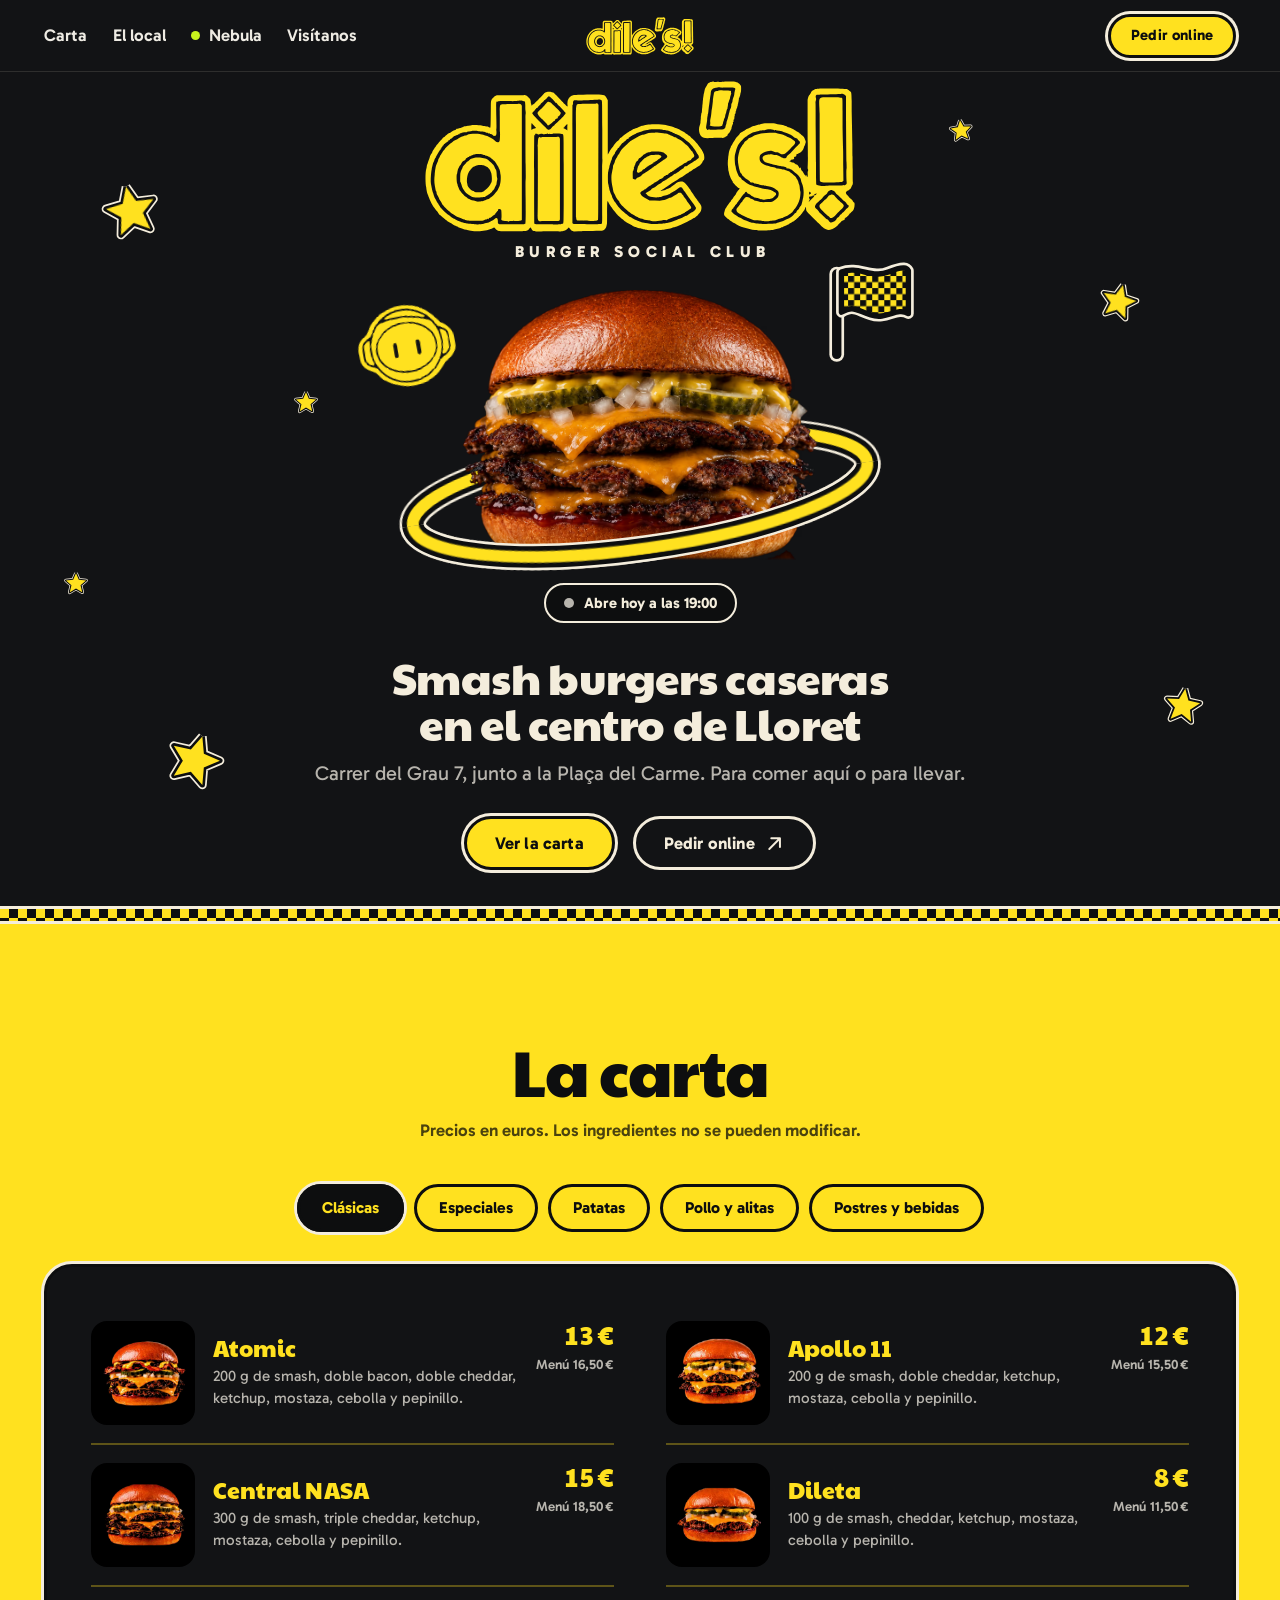
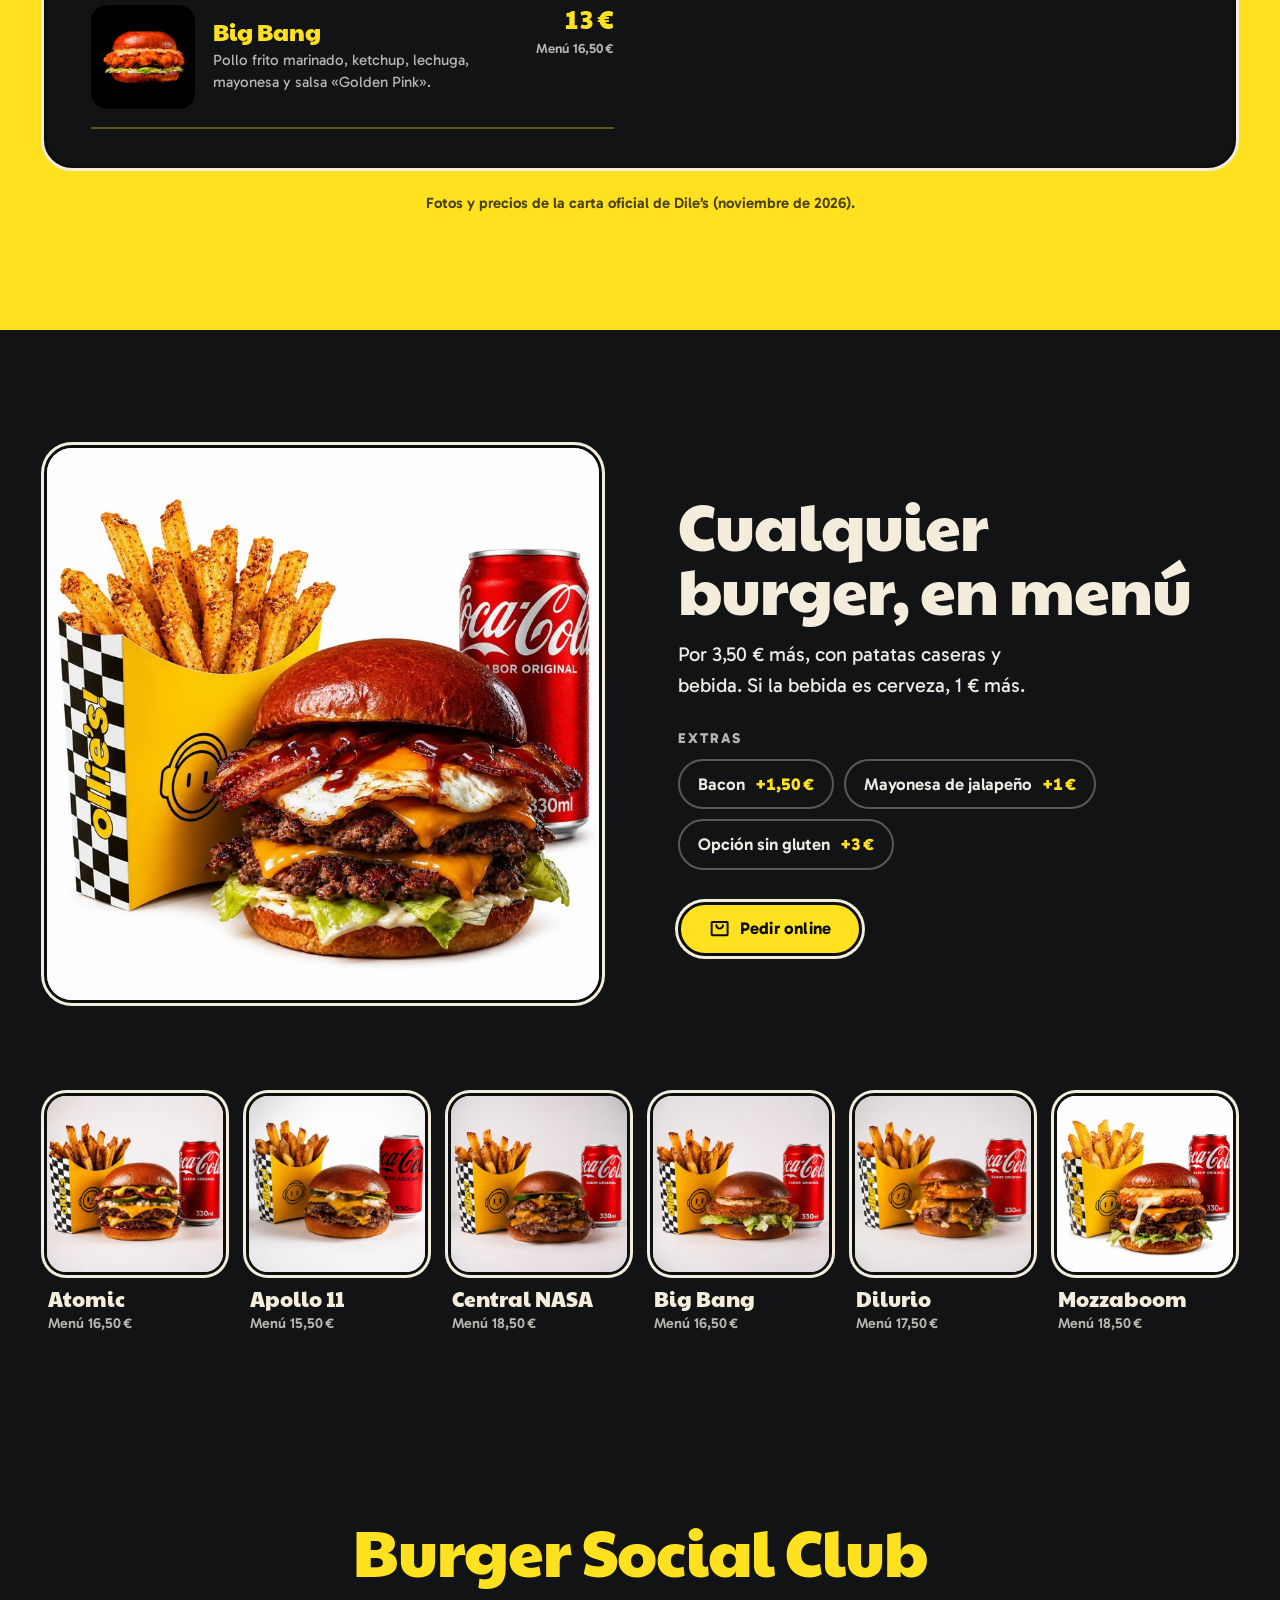
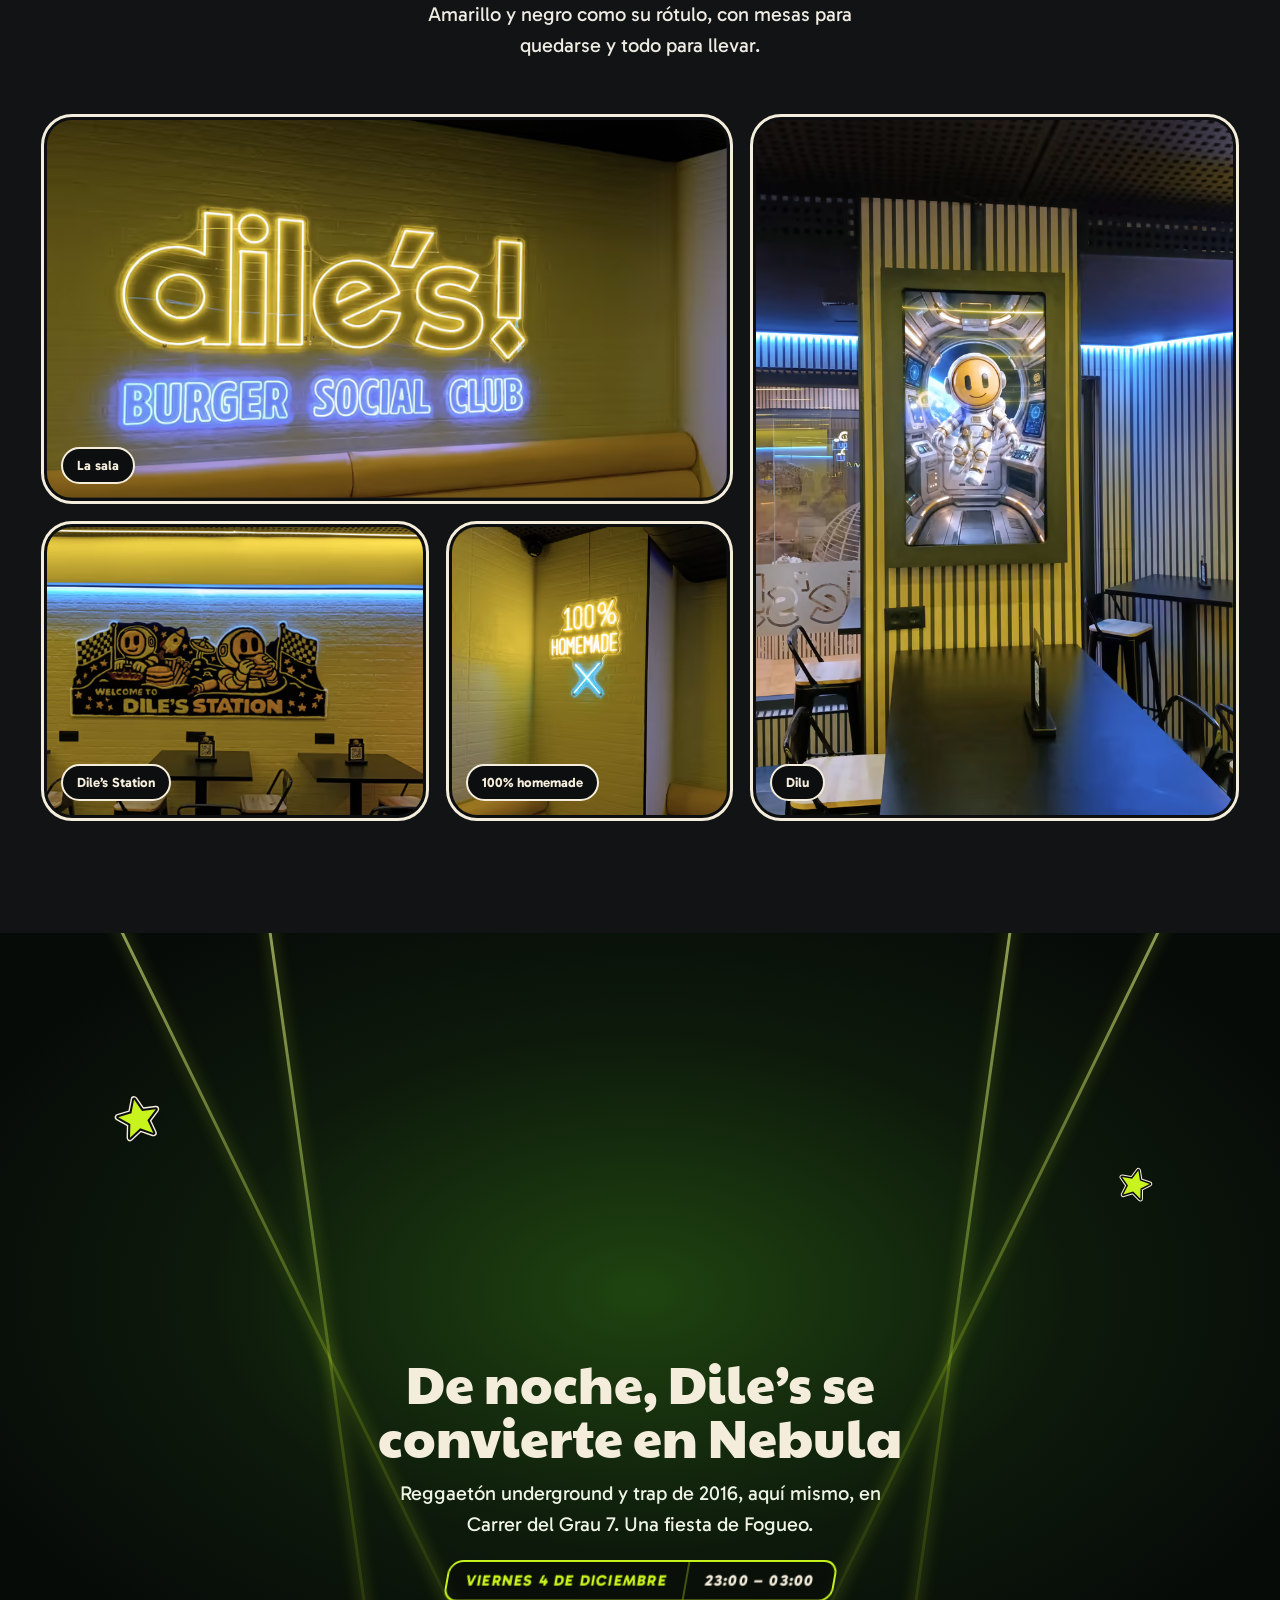
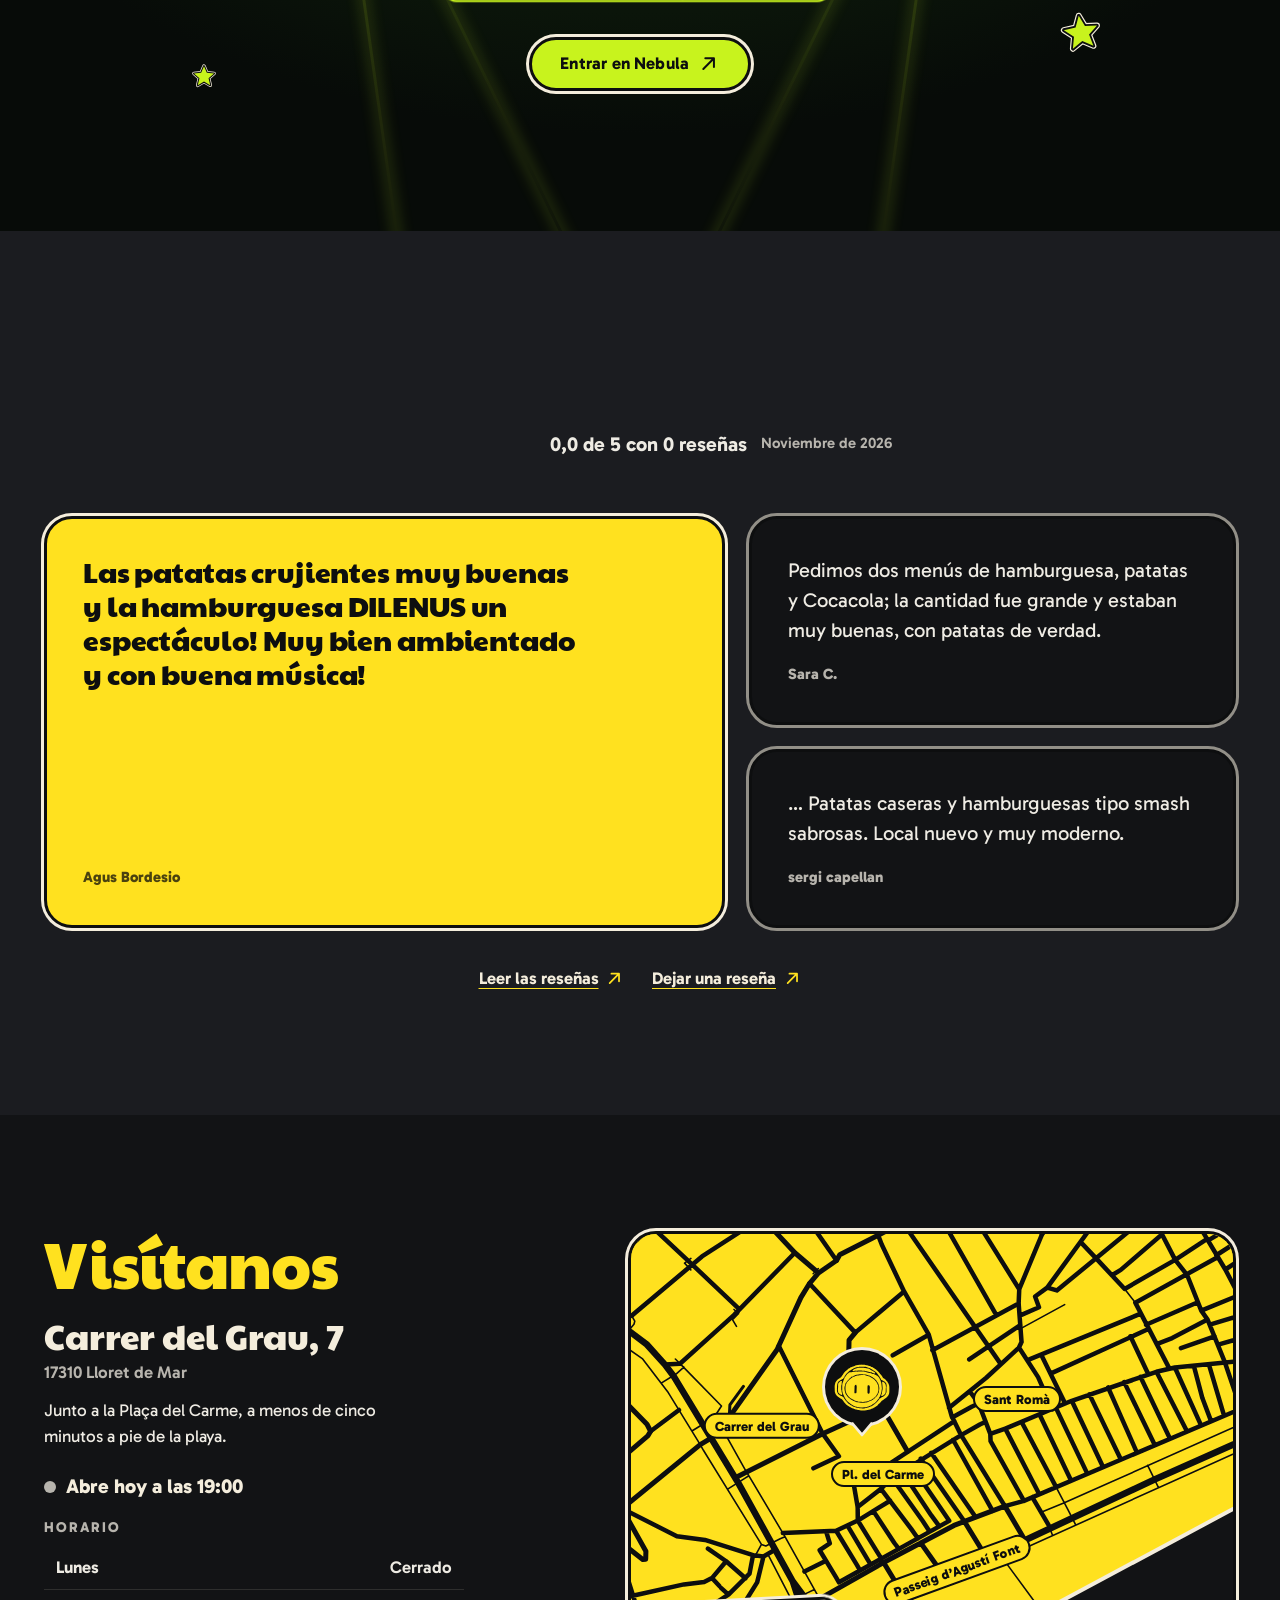
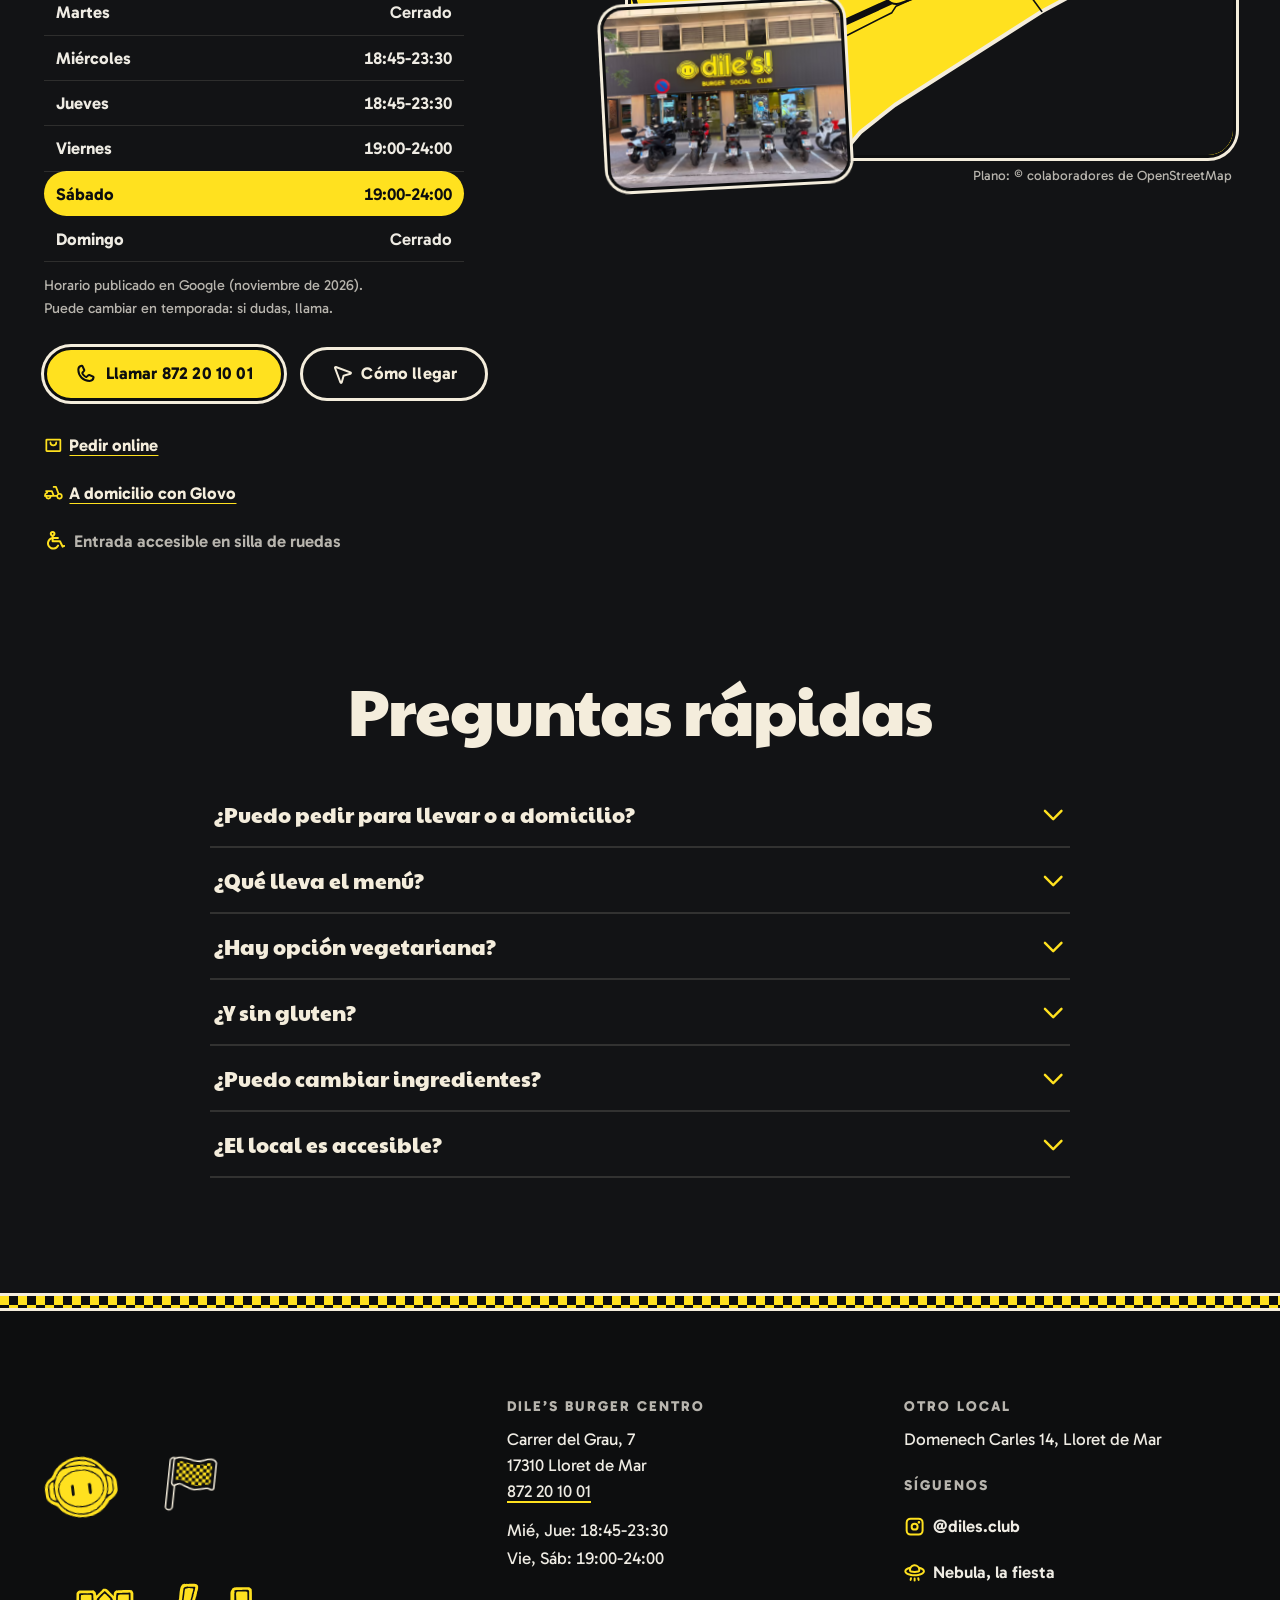
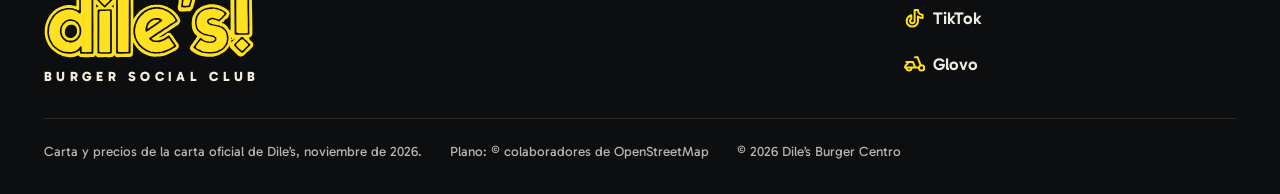
<file: index.html>
<!doctype html>
<html lang="es">
<head>
<meta charset="utf-8">
<meta name="viewport" content="width=device-width, initial-scale=1, viewport-fit=cover">
<title>Dile’s Burger Centro | Smash burgers caseras en Lloret de Mar</title>
<meta name="description" content="Smash burgers caseras, patatas, pollo y alitas en Carrer del Grau 7, en el centro de Lloret de Mar. Carta con precios, horario, pedidos online y Nebula, la fiesta del 4 de diciembre.">
<meta name="robots" content="noindex">
<meta name="theme-color" content="#121315">
<meta name="color-scheme" content="dark">
<link rel="canonical" href="https://1benamar.github.io/diles/">
<meta property="og:type" content="restaurant">
<meta property="og:title" content="Dile’s Burger Centro | Smash burgers caseras en Lloret de Mar">
<meta property="og:description" content="Smash burgers caseras, patatas, pollo y alitas en Carrer del Grau 7, en el centro de Lloret de Mar. Carta con precios, horario, pedidos online y Nebula, la fiesta del 4 de diciembre.">
<meta property="og:locale" content="es_ES">
<meta property="og:image" content="https://1benamar.github.io/diles/assets/img/compartir.jpg">
<meta property="og:image:alt" content="Fachada de Dile’s Burger Centro con el rótulo amarillo">
<meta name="twitter:card" content="summary_large_image">
<link rel="icon" href="favicon.svg" type="image/svg+xml"><link rel="icon" href="favicon-32.png" sizes="32x32"><link rel="apple-touch-icon" href="apple-touch-icon.png">
<link rel="preload" href="assets/fonts/paytone-one-latin.woff2" as="font" type="font/woff2" crossorigin>
<link rel="preload" href="assets/fonts/gabarito-latin.woff2" as="font" type="font/woff2" crossorigin>
<link rel="prefetch" href="nebula/">
<link rel="stylesheet" href="assets/css/fuentes.css?v=83c00f59">
<link rel="stylesheet" href="assets/css/estilos.css?v=977d55a3">
<script>document.documentElement.classList.add("js");try{if(sessionStorage.getItem("diles-vuelta")){sessionStorage.removeItem("diles-vuelta");document.documentElement.classList.add("vuelta")}}catch(e){}</script>
<script type="application/ld+json">{"@context":"https://schema.org","@type":"Restaurant","name":"Dile's Burger Centro","servesCuisine":["Hamburguesas","Burgers"],"priceRange":"10-20 €","telephone":"+34 872 20 10 01","address":{"@type":"PostalAddress","streetAddress":"Carrer del Grau, 7","postalCode":"17310","addressLocality":"Lloret de Mar","addressRegion":"Girona","addressCountry":"ES"},"geo":{"@type":"GeoCoordinates","latitude":41.6994432,"longitude":2.8456427},"openingHoursSpecification":[{"@type":"OpeningHoursSpecification","dayOfWeek":"Wednesday","opens":"18:45","closes":"23:30"},{"@type":"OpeningHoursSpecification","dayOfWeek":"Thursday","opens":"18:45","closes":"23:30"},{"@type":"OpeningHoursSpecification","dayOfWeek":"Friday","opens":"19:00","closes":"23:59"},{"@type":"OpeningHoursSpecification","dayOfWeek":"Saturday","opens":"19:00","closes":"23:59"}],"sameAs":["https://www.instagram.com/diles.club/","https://www.tiktok.com/@diles.club"],"hasMenu":"https://1benamar.github.io/diles/#carta","url":"https://1benamar.github.io/diles/"}</script>
<script type="application/json" id="datos-web">{"lang":"es","horario":{"3":["18:45","23:30"],"4":["18:45","23:30"],"5":["19:00","24:00"],"6":["19:00","24:00"]},"estado":{"abierto":"Abierto hasta las {hora}","abiertoMedianoche":"Abierto hasta medianoche","abreHoy":"Abre hoy a las {hora}","abreManana":"Cerrado. Abre mañana a las {hora}","abreDia":"Cerrado. Abre el {dia} a las {hora}"},"dias":["domingo","lunes","martes","miércoles","jueves","viernes","sábado"]}</script>
</head>
<body>
<svg class="simbolos" aria-hidden="true" focusable="false" width="0" height="0">
<defs><filter id="derretir" x="-15%" y="-25%" width="130%" height="190%" color-interpolation-filters="sRGB"><feTurbulence type="fractalNoise" baseFrequency="0.006 0.05" numOctaves="2" seed="7" result="ruido"/><feDisplacementMap in="SourceGraphic" in2="ruido" scale="0" xChannelSelector="R" yChannelSelector="G"/></filter>
<symbol id="dilu" viewBox="206 261 776 653"><path fill="#111214" fill-rule="evenodd" d="M579 270C576 270 568 271 560 271C545 272 532 275 514 280C510 281 506 282 504 282C501 283 495 285 491 287C486 289 477 292 473 294C461 297 454 300 450 303C447 305 443 306 441 307C434 308 429 311 425 315C423 318 419 320 412 324C404 328 401 330 399 333C397 335 393 338 390 340C387 342 384 345 382 347C380 350 378 352 374 353C365 358 337 390 330 405C330 407 328 410 326 412C324 414 321 418 320 421C318 424 315 428 314 430C312 432 309 435 308 437C304 443 301 446 294 451C290 453 285 457 284 458C282 460 277 463 273 464C270 466 265 469 262 472C260 474 256 477 254 479C243 489 229 509 226 518C226 521 224 525 223 528C221 532 219 539 216 559C213 573 217 648 220 656C221 658 222 662 223 664C224 671 227 676 232 683C234 686 237 690 237 692C240 696 261 717 267 720C274 724 279 727 282 729C283 730 287 733 291 735C300 739 304 742 305 744C306 744 307 745 308 745C311 746 315 750 325 760C326 762 327 763 327 764C327 765 328 766 330 767C333 770 343 786 345 789C345 790 347 793 349 795C353 799 365 813 371 820C373 822 377 825 379 826C382 827 386 830 389 832C394 837 401 841 410 847C413 849 418 852 421 854C424 856 426 857 426 857C427 857 430 859 434 862C438 864 443 866 444 866C445 866 446 866 446 867C447 868 456 872 464 875C468 876 471 878 472 879C473 879 477 881 482 883C506 892 514 894 523 896C528 897 534 898 536 899C555 906 621 907 653 902C673 899 709 890 715 887C716 887 720 885 725 883C729 881 736 878 740 877C743 875 748 873 749 873C755 871 790 849 797 843C798 842 800 840 802 839C804 838 806 836 808 835C809 833 811 831 813 830C819 825 849 795 857 785C867 772 871 768 881 763C885 761 890 758 892 756C893 755 897 752 899 751C911 743 919 738 925 733C927 731 930 728 932 727C934 727 935 726 935 725C935 725 938 721 941 718C958 700 966 685 970 669C970 664 972 658 972 656C974 649 974 590 973 577C972 562 969 552 967 547C966 545 965 543 965 542C965 540 953 517 950 514C949 512 948 510 947 509C946 507 943 504 941 501C939 499 937 496 937 496C937 495 935 494 932 492C930 490 926 486 924 483C920 477 907 467 899 463C897 462 895 460 894 460C893 459 892 458 892 458C890 458 882 449 882 447C882 446 880 443 878 441C876 438 873 434 872 432C869 427 864 420 855 411C852 407 849 403 848 400C842 389 786 334 779 332C777 332 775 330 772 327C769 323 767 322 763 320C758 319 753 315 746 309C745 308 739 305 733 303C728 302 722 299 720 298C715 295 706 290 700 289C696 288 689 286 685 284C680 282 670 280 663 278C655 277 646 275 641 274C635 273 624 272 609 271C595 270 584 270 584 270C583 269 581 270 579 270M433 347L429 349 429 362L429 374 441 374C447 374 455 374 457 373L462 373 462 359L462 345 450 345C439 345 437 345 433 347M672 563C671 565 670 635 671 652L671 666 684 666L696 666 698 661C700 657 700 654 701 617C702 574 702 571 700 566L698 562 685 562C677 562 673 562 672 563M493 564C491 564 490 588 490 643L490 664 502 664L515 664 516 661C519 657 520 627 520 588L520 564 507 563C500 563 494 563 493 564"/><path style="fill:var(--dilu-pelo,#FFE11F)" fill-rule="evenodd" d="M579 270C576 270 568 271 560 271C545 272 532 275 514 280C510 281 506 282 504 282C501 283 495 285 491 287C486 289 477 292 473 294C461 297 454 300 450 303C447 305 443 306 441 307C434 308 429 311 425 315C423 318 419 320 412 324C404 328 401 330 399 333C397 335 393 338 390 340C387 342 384 345 382 347C380 350 378 352 374 353C365 358 337 390 330 405C330 407 328 410 326 412C324 414 321 418 320 421C318 424 315 428 314 430C312 432 309 435 308 437C304 443 301 446 294 451C290 453 285 457 284 458C282 460 277 463 273 464C270 466 265 469 262 472C260 474 256 477 254 479C243 489 229 509 226 518C226 521 224 525 223 528C221 532 219 543 216 560C215 564 215 573 215 582C216 591 216 604 216 613C216 631 218 653 220 656C221 657 222 661 223 664C224 671 227 676 232 683C234 686 237 690 237 692C240 696 261 717 267 720C274 724 279 727 282 729C283 730 287 733 291 735C300 739 304 742 305 744C306 744 307 745 308 745C311 746 315 750 325 760C326 762 327 763 327 764C327 765 328 766 330 767C333 770 343 786 345 789C345 790 347 793 349 795C353 799 365 813 371 820C373 822 377 825 379 826C382 827 386 830 389 832C394 837 401 841 410 847C413 849 418 852 421 854C424 856 426 857 426 857C427 857 430 859 434 862C438 864 443 866 444 866C445 866 446 866 446 867C447 868 456 872 464 875C468 876 471 878 472 879C473 879 477 881 482 883C506 892 514 894 523 896C528 897 534 898 536 899C555 906 621 907 653 902C673 899 709 890 715 887C716 887 720 885 725 883C729 881 736 878 740 877C743 875 748 873 749 873C755 871 790 849 797 843C798 842 800 840 802 839C804 838 806 836 808 835C809 833 811 831 813 830C819 825 849 795 857 785C867 772 871 768 881 763C885 761 890 758 892 756C893 755 897 752 899 751C911 743 919 738 925 733C927 731 930 728 932 727C934 727 935 726 935 725C935 725 938 721 941 718C958 700 966 685 970 669C970 664 972 658 972 656C974 649 974 590 973 577C972 562 969 552 967 547C966 545 965 543 965 542C965 540 953 517 950 514C949 512 948 510 947 509C946 507 943 504 941 501C939 499 937 496 937 496C937 495 935 494 932 492C930 490 926 486 924 483C920 477 907 467 899 463C897 462 895 460 894 460C893 459 892 458 892 458C890 458 882 449 882 447C882 446 880 443 878 441C876 438 873 434 872 432C869 427 864 420 855 411C852 407 849 403 848 400C842 389 786 334 779 332C777 332 775 330 772 327C769 323 767 322 763 320C758 319 753 315 746 309C745 308 739 305 733 303C728 302 722 299 720 298C715 295 706 290 700 289C696 288 689 286 685 284C680 282 670 280 663 278C655 277 646 275 641 274C635 273 624 272 609 271C595 270 584 270 584 270C583 269 581 270 579 270M559 299C557 299 553 300 549 302C544 303 539 304 538 304C536 304 532 305 530 306C527 306 523 307 521 307C519 307 513 309 507 311C501 312 496 314 496 314C494 314 467 328 464 330C463 331 462 332 461 332C459 332 451 336 447 339C446 341 440 344 436 346C431 348 426 351 425 353C424 354 422 355 421 355C420 355 419 356 419 356C419 358 414 363 412 363C411 363 410 364 410 364C410 366 396 380 391 382C388 384 386 385 385 389C383 392 383 393 380 392C378 392 378 392 377 395C377 396 375 399 374 400C372 402 371 404 371 404C371 407 365 416 363 417C358 418 354 426 352 435C351 441 349 444 344 447C339 451 337 454 336 459C334 465 331 468 328 468C326 468 324 468 323 469C323 469 322 470 321 470C319 470 318 472 318 473C318 475 316 476 312 477C308 478 299 482 296 485C295 485 294 486 294 486C292 486 278 496 274 500C272 502 269 504 269 504C268 504 267 504 267 505C267 506 265 508 264 510C260 514 257 521 256 528C255 530 254 533 253 534C252 536 251 538 251 541C251 544 250 549 250 553C247 564 246 637 248 641C249 643 250 645 249 647C249 651 250 656 253 656C256 656 260 661 259 664C257 668 265 679 272 684C276 686 281 690 285 693C293 699 300 703 311 706C316 708 320 710 322 712C324 714 328 717 331 718C335 720 337 722 340 726C341 729 345 734 347 738C349 741 353 747 355 750C357 754 361 760 364 763C367 766 369 769 369 770C369 770 370 771 371 772C375 777 386 789 388 792C389 793 392 796 394 797C397 797 399 799 400 800C401 804 409 813 415 816C419 818 425 823 429 826C432 829 437 832 439 833C443 834 448 837 469 849C477 853 482 855 487 856C491 857 496 858 500 860C506 862 514 865 530 869C555 877 615 879 637 874C640 873 645 872 649 872C652 871 657 870 661 868C664 867 669 865 673 864C677 863 683 861 688 859C693 858 698 856 698 856C699 856 701 855 703 853C706 852 710 850 715 850C724 848 727 846 732 842C733 840 738 837 742 835C746 834 750 831 753 828C755 826 759 822 763 820C769 816 776 810 776 808C776 807 777 807 777 807C782 807 792 800 794 795C796 792 800 788 803 785C808 780 812 775 819 766C821 762 825 758 827 756C828 755 831 751 832 749C834 743 837 740 839 740C843 740 852 735 855 732C856 730 859 727 861 727C863 726 866 724 868 722C869 721 873 720 875 719C878 718 882 716 884 715C887 713 892 710 896 707C907 701 916 692 920 685C925 673 927 669 928 664C929 662 930 658 932 656L934 653 934 625C934 610 933 595 933 592C932 588 932 585 934 579C936 570 936 557 934 547C933 543 932 538 932 536C930 528 911 507 904 505C902 505 900 503 897 501C895 499 892 497 890 496C888 495 886 493 885 493C884 491 866 482 864 482C862 482 858 476 857 471C856 466 855 465 852 462C848 459 847 458 844 449C842 445 839 439 837 436C835 434 832 430 831 427C830 425 827 421 825 419C822 417 820 413 819 412C819 410 815 405 810 400C805 394 800 387 798 384C795 380 792 377 787 374C784 371 779 368 777 366C775 364 770 360 767 358C764 355 761 353 759 353C757 352 754 350 744 343C731 334 725 330 717 327C712 326 707 323 705 321C703 320 699 318 697 317C684 314 680 313 672 309C664 306 651 303 630 300C621 299 562 298 559 299M555 313C545 314 519 321 512 324C509 325 505 326 503 327C501 327 496 329 491 332C486 334 479 337 475 339C462 345 460 348 464 353C466 355 475 357 481 357C494 355 499 354 504 353C507 352 510 352 514 353C516 353 523 353 528 353C541 352 585 353 598 354C604 355 614 355 621 356C628 357 638 358 643 360C647 361 654 362 657 363C660 363 665 364 668 365C671 366 675 367 677 367C679 367 682 368 684 368C686 369 689 370 693 371C696 371 702 372 706 374C710 375 717 376 720 377C725 377 730 379 736 382C747 387 763 392 770 392C778 392 779 383 772 377C770 376 767 373 765 371C763 369 761 368 760 368C759 368 757 367 756 366C754 364 750 362 748 361C746 360 742 357 739 355C736 352 726 347 711 339C707 337 703 334 702 334C702 333 698 332 695 331C691 329 685 327 682 325C678 324 669 321 662 320C654 318 645 316 642 315C634 313 568 311 555 313M499 367C496 367 488 369 482 369C464 372 453 374 448 376C445 377 442 377 437 377C428 376 422 378 414 383C411 385 405 390 401 392C390 399 387 401 385 408C383 411 381 414 378 416C375 419 373 422 369 429C366 437 365 438 360 442C353 447 353 448 351 456C350 464 347 472 342 479C339 482 338 487 336 493C335 498 333 505 331 509C329 513 327 518 326 520C326 522 325 525 324 528C321 534 320 547 320 591L320 632 323 644C325 650 326 659 327 663C328 670 329 673 333 682C337 688 341 698 344 705C347 711 350 717 351 719C352 721 354 725 356 728C357 732 361 737 363 739C365 741 368 745 369 748C377 760 390 776 403 788C411 797 439 818 449 823C455 826 467 833 477 838C493 847 508 852 519 854C521 854 526 855 530 857C548 864 576 865 626 861C635 860 640 860 641 861C645 863 650 862 656 858C659 856 664 853 668 852C681 849 689 847 691 845C692 844 695 843 697 843C713 840 726 835 730 829C731 827 741 820 742 820C742 820 744 819 745 818C746 816 749 815 750 815C751 815 752 814 752 814C752 810 762 805 768 805C775 805 777 803 778 795C779 793 780 792 781 791C786 789 790 786 791 782C792 780 793 778 795 776C797 775 801 771 803 767C807 761 810 758 817 750C818 748 821 744 824 741C826 738 829 735 830 735C830 734 831 732 831 729C831 724 831 723 836 720C838 718 840 716 840 715C840 714 841 711 843 708C845 704 847 700 847 697C848 695 850 690 851 688C852 685 853 681 854 679C855 677 856 673 857 670C858 668 859 664 859 662C859 659 860 658 861 657C863 656 863 655 863 650C863 647 863 643 864 641C865 638 865 632 866 626C867 621 868 613 869 609C870 603 870 600 869 594C869 590 868 580 867 572C866 563 865 552 864 546C863 541 862 533 862 529C862 523 861 520 858 513C856 508 853 500 852 494C850 489 847 483 846 480C844 478 842 474 841 471C841 467 838 463 837 462C835 460 833 456 832 454C828 439 809 423 791 416C787 414 781 412 777 410C774 408 770 407 770 407C769 407 766 406 763 404C760 402 754 401 748 400C742 399 737 397 734 395C727 391 707 385 703 385C697 385 689 384 681 381C672 378 663 375 655 375C651 374 645 373 641 372C620 365 612 365 563 366C535 367 517 367 515 366C509 365 505 365 499 367M557 404C554 406 544 408 539 408C537 408 533 409 531 410C528 410 523 411 520 411C516 411 513 411 511 413C508 414 505 415 504 415C503 415 500 416 498 418C496 419 494 420 494 420C493 420 492 421 491 422C490 422 487 424 485 424C480 425 472 429 472 430C472 431 462 437 461 436C458 434 442 443 435 451C433 454 430 456 429 456C427 456 422 460 416 468C414 471 409 476 406 479C403 482 399 486 398 488C396 490 393 493 391 494C386 496 385 499 383 506C382 511 376 518 372 518C372 518 371 519 371 520C371 522 369 525 367 528C364 532 363 534 363 537C363 539 362 543 362 545C361 547 360 550 360 553C360 556 359 558 358 560C352 566 349 601 352 616C353 620 354 626 354 628C354 631 355 634 356 637C357 639 358 643 359 646C359 652 364 665 367 672C369 674 371 680 373 684C376 687 378 692 380 693C382 694 383 697 384 699C385 701 387 704 389 705C390 706 392 709 393 711C397 717 408 728 411 730C416 732 421 737 425 742C427 744 430 747 436 750C440 752 445 755 447 757C448 758 450 759 451 759C451 759 455 761 460 764C467 769 478 775 480 775C481 775 485 777 489 779C493 780 500 783 503 783C507 784 511 785 514 787C517 789 519 790 530 791C537 792 548 793 554 795C573 799 633 800 640 796C641 795 647 793 653 793C666 790 672 789 683 784C688 782 694 780 696 779C698 779 703 777 706 775C709 773 712 771 713 771C720 771 742 759 753 749C755 748 758 746 760 744C763 743 766 741 767 739C768 737 771 734 773 733C776 731 778 728 779 725C780 722 782 720 785 718C798 711 816 684 821 665C822 662 824 658 825 657C829 654 829 652 830 639C830 631 831 623 832 617C836 598 834 574 826 554C825 549 823 542 822 539C821 530 818 525 801 502C799 499 795 494 793 491C789 486 787 484 778 476C776 474 773 471 773 470C772 468 768 465 765 463C754 456 752 455 745 448C740 443 736 441 727 437C721 434 713 430 709 428C705 426 699 423 694 421C689 420 683 417 680 416C671 413 645 408 636 408C625 408 611 406 610 405C609 404 604 404 592 404C572 404 574 404 566 403C561 403 558 403 557 404M567 416C559 416 550 418 546 419C541 419 532 421 526 422C520 423 513 425 511 426C509 427 506 428 503 428C501 429 495 431 491 433C487 435 480 438 476 439C471 440 468 442 464 445C457 451 451 454 444 457C440 458 438 460 434 464C431 468 426 472 423 475C420 477 416 481 415 483C413 487 406 494 401 496C399 497 397 500 394 504C392 508 389 512 387 514C384 516 383 518 383 521C382 523 381 526 380 528C365 549 360 603 370 645C373 657 384 679 390 687C392 689 396 694 398 697C404 706 429 731 436 735C438 736 440 738 442 739C443 740 446 743 450 744C453 746 458 749 461 751C464 753 470 756 475 758C480 760 487 763 491 766C494 768 500 771 502 771C521 777 526 778 529 778C531 778 534 779 537 780C541 782 548 783 560 783C565 783 572 784 575 785C583 787 635 786 637 784C639 784 641 783 642 783C644 783 647 782 650 781C655 779 662 778 672 776C674 776 679 774 681 773C684 772 688 770 691 769C693 768 697 767 699 767C701 767 703 766 705 765C705 764 707 763 709 763C710 763 712 762 713 761C714 760 716 759 717 759C719 757 729 751 733 748C734 747 737 746 739 745C741 744 744 743 745 742C746 741 749 739 752 738C756 736 758 735 758 733C758 732 759 731 761 730C763 730 765 728 766 726C768 722 774 718 776 718C780 718 785 712 790 702C792 697 795 691 797 689C798 687 801 684 802 681C804 679 805 677 806 677C807 677 807 676 808 674C808 673 809 670 809 669C811 666 813 660 814 656C815 653 816 651 816 649C817 648 818 646 819 643C819 641 820 637 821 635C823 629 822 583 820 574C820 570 817 561 814 553C811 545 809 538 809 537C809 536 807 533 806 530C804 527 802 524 802 524C802 523 801 522 800 520C798 519 797 517 797 516C797 515 797 514 796 514C795 514 793 511 791 507C788 503 784 499 780 496C777 493 774 490 773 487C770 482 766 478 762 476C760 475 757 472 754 470C752 467 749 465 747 464C746 463 742 461 740 459C732 454 720 447 708 441C702 438 694 434 689 432C683 429 678 427 672 426C661 424 654 421 648 419C641 415 588 413 567 416M303 498C296 499 289 503 283 510C263 531 264 526 263 570C263 584 262 602 261 609C260 622 260 625 262 638C264 656 264 656 268 658C270 659 272 661 273 664C277 673 284 680 289 682C291 682 294 683 295 684C304 690 313 692 317 689C320 687 320 673 318 669C317 667 316 665 316 664C316 663 315 660 314 657C311 650 311 645 311 634C311 627 310 625 309 625C307 625 306 619 306 588C306 560 307 556 308 555C311 553 311 550 314 517C314 511 315 505 316 504C319 498 316 496 303 498M874 511C873 516 873 522 874 529C875 531 876 538 876 544C877 550 878 565 879 577C882 602 881 610 876 628C875 632 873 641 873 647C870 671 870 672 867 676C860 687 858 694 862 700C865 706 867 706 881 700C887 697 893 695 893 695C894 695 906 683 910 677C912 675 915 671 916 669C918 667 919 665 920 663C920 662 921 659 921 658C922 656 923 642 923 624C924 600 924 593 925 590C928 584 924 549 919 541C919 539 918 537 918 537C918 536 915 532 911 528C907 524 903 520 903 519C900 517 894 513 887 511C878 507 876 507 874 511M501 552C497 554 496 555 496 559C495 562 494 563 493 563C491 563 491 566 491 590C490 604 490 627 489 640L489 663 492 665C497 668 507 669 511 667C518 663 519 660 519 623C520 605 520 587 521 581C521 570 519 560 516 557C516 556 515 554 515 553C515 550 513 549 511 551C511 552 510 552 508 551C505 550 505 550 501 552M678 557C671 559 671 564 670 616C670 664 670 666 673 666C673 666 674 667 674 668C674 674 687 675 693 669C699 663 700 659 701 642C701 610 702 597 703 589C704 576 700 562 695 559C692 558 680 556 678 557"/></symbol>
<pattern id="cuadros" width="18" height="18" patternUnits="userSpaceOnUse"><rect width="18" height="18" fill="#FFE11F"/><rect width="9" height="9" fill="#0D0E0F"/><rect x="9" y="9" width="9" height="9" fill="#0D0E0F"/></pattern>
</defs></svg>
<a class="saltar" href="#contenido">Saltar al contenido</a>
<header class="cabecera" data-cabecera>
<div class="cabecera__fila">
<nav class="cabecera__nav" aria-label="Principal"><a href="#carta">Carta</a><a href="#local">El local</a><a class="nav-nebula" href="nebula/" data-a-nebula>Nebula</a><a href="#visita">Visítanos</a></nav>
<a class="cabecera__marca" href="#inicio" aria-label="Dile’s Burger Centro, inicio"><img src="assets/logo/dile-palabra.svg?v=bd2a161d" alt="" width="2508" height="886"></a>
<div class="cabecera__acciones"><a class="boton boton--peq" href="https://www.dilesburger.com" target="_blank" rel="noopener"><span>Pedir online</span><span class="vh"> (se abre en otra pestaña)</span></a></div>
<button class="cabecera__abrir" type="button" aria-expanded="false" aria-controls="menu-movil" data-abrir-menu><svg class="icono icono--list" viewBox="0 0 256 256" aria-hidden="true" focusable="false" fill="currentColor"><path d="M228,128a12,12,0,0,1-12,12H40a12,12,0,0,1,0-24H216A12,12,0,0,1,228,128ZM40,76H216a12,12,0,0,0,0-24H40a12,12,0,0,0,0,24ZM216,180H40a12,12,0,0,0,0,24H216a12,12,0,0,0,0-24Z"/></svg><span class="vh">Abrir el menú</span></button>
</div>
</header>
<div class="menu-movil" id="menu-movil" role="dialog" aria-modal="true" aria-label="Principal" hidden data-menu>
<div class="menu-movil__cabeza"><svg class="menu-movil__dilu" viewBox="0 0 776 653" aria-hidden="true" focusable="false"><use href="#dilu"/></svg><button class="cabecera__abrir" type="button" data-cerrar-menu><svg class="icono icono--x" viewBox="0 0 256 256" aria-hidden="true" focusable="false" fill="currentColor"><path d="M208.49,191.51a12,12,0,0,1-17,17L128,145,64.49,208.49a12,12,0,0,1-17-17L111,128,47.51,64.49a12,12,0,0,1,17-17L128,111l63.51-63.52a12,12,0,0,1,17,17L145,128Z"/></svg><span class="vh">Cerrar el menú</span></button></div>
<nav class="menu-movil__nav" aria-label="Principal"><a href="#carta">Carta</a><a href="#local">El local</a><a class="nav-nebula" href="nebula/" data-a-nebula>Nebula</a><a href="#visita">Visítanos</a><a href="#opiniones">Opiniones</a></nav>
<div class="menu-movil__botones"><a class="boton" href="https://www.dilesburger.com" target="_blank" rel="noopener"><svg class="icono icono--shopping-bag" viewBox="0 0 256 256" aria-hidden="true" focusable="false" fill="currentColor"><path d="M216,36H40A20,20,0,0,0,20,56V200a20,20,0,0,0,20,20H216a20,20,0,0,0,20-20V56A20,20,0,0,0,216,36Zm-4,160H44V60H212ZM76,88a12,12,0,0,1,24,0,28,28,0,0,0,56,0,12,12,0,0,1,24,0A52,52,0,0,1,76,88Z"/></svg><span>Pedir online</span><span class="vh"> (se abre en otra pestaña)</span></a><a class="boton boton--hueco" href="tel:+34872201001"><svg class="icono icono--phone" viewBox="0 0 256 256" aria-hidden="true" focusable="false" fill="currentColor"><path d="M224,154.8l-47.09-21.11-.18-.08a19.94,19.94,0,0,0-19,1.75,13.08,13.08,0,0,0-1.12.84l-22.31,19c-13-7.05-26.43-20.37-33.49-33.21l19.06-22.66a11.76,11.76,0,0,0,.85-1.15,20,20,0,0,0,1.66-18.83,1.42,1.42,0,0,1-.08-.18L101.2,32A20.06,20.06,0,0,0,80.42,20.15,60.27,60.27,0,0,0,28,80c0,81.61,66.39,148,148,148a60.27,60.27,0,0,0,59.85-52.42A20.06,20.06,0,0,0,224,154.8ZM176,204A124.15,124.15,0,0,1,52,80,36.29,36.29,0,0,1,80.48,44.46l18.82,42L80.14,109.28a12,12,0,0,0-.86,1.16A20,20,0,0,0,78,130.08c9.42,19.28,28.83,38.56,48.31,48A20,20,0,0,0,146,176.63a11.63,11.63,0,0,0,1.11-.85l22.43-19.07,42,18.81A36.29,36.29,0,0,1,176,204Z"/></svg><span>872 20 10 01</span></a></div>
</div>
<main id="contenido">
<section class="portada" id="inicio" aria-labelledby="portada-titulo">
<div class="portada__cielo" aria-hidden="true"><svg class="estrella estrella--e1 estrella--grande" viewBox="0 0 100 100" aria-hidden="true" focusable="false"><path class="estrella__borde" d="M50.0 9.0L61.8 36.8L91.8 39.4L69.0 59.2L75.9 88.6L50.0 73.0L24.1 88.6L31.0 59.2L8.2 39.4L38.2 36.8Z" pathLength="1"/><path class="estrella__linea" d="M50.0 9.0L61.8 36.8L91.8 39.4L69.0 59.2L75.9 88.6L50.0 73.0L24.1 88.6L31.0 59.2L8.2 39.4L38.2 36.8Z" pathLength="1"/><path class="estrella__pelo" d="M50.0 9.0L61.8 36.8L91.8 39.4L69.0 59.2L75.9 88.6L50.0 73.0L24.1 88.6L31.0 59.2L8.2 39.4L38.2 36.8Z"/></svg><svg class="estrella estrella--e2 " viewBox="0 0 100 100" aria-hidden="true" focusable="false"><path class="estrella__borde" d="M50.0 9.0L61.8 36.8L91.8 39.4L69.0 59.2L75.9 88.6L50.0 73.0L24.1 88.6L31.0 59.2L8.2 39.4L38.2 36.8Z" pathLength="1"/><path class="estrella__linea" d="M50.0 9.0L61.8 36.8L91.8 39.4L69.0 59.2L75.9 88.6L50.0 73.0L24.1 88.6L31.0 59.2L8.2 39.4L38.2 36.8Z" pathLength="1"/><path class="estrella__pelo" d="M50.0 9.0L61.8 36.8L91.8 39.4L69.0 59.2L75.9 88.6L50.0 73.0L24.1 88.6L31.0 59.2L8.2 39.4L38.2 36.8Z"/></svg><svg class="estrella estrella--e3 estrella--peq" viewBox="0 0 100 100" aria-hidden="true" focusable="false"><path class="estrella__borde" d="M50.0 9.0L61.8 36.8L91.8 39.4L69.0 59.2L75.9 88.6L50.0 73.0L24.1 88.6L31.0 59.2L8.2 39.4L38.2 36.8Z" pathLength="1"/><path class="estrella__linea" d="M50.0 9.0L61.8 36.8L91.8 39.4L69.0 59.2L75.9 88.6L50.0 73.0L24.1 88.6L31.0 59.2L8.2 39.4L38.2 36.8Z" pathLength="1"/><path class="estrella__pelo" d="M50.0 9.0L61.8 36.8L91.8 39.4L69.0 59.2L75.9 88.6L50.0 73.0L24.1 88.6L31.0 59.2L8.2 39.4L38.2 36.8Z"/></svg><svg class="estrella estrella--e4 estrella--peq" viewBox="0 0 100 100" aria-hidden="true" focusable="false"><path class="estrella__borde" d="M50.0 9.0L61.8 36.8L91.8 39.4L69.0 59.2L75.9 88.6L50.0 73.0L24.1 88.6L31.0 59.2L8.2 39.4L38.2 36.8Z" pathLength="1"/><path class="estrella__linea" d="M50.0 9.0L61.8 36.8L91.8 39.4L69.0 59.2L75.9 88.6L50.0 73.0L24.1 88.6L31.0 59.2L8.2 39.4L38.2 36.8Z" pathLength="1"/><path class="estrella__pelo" d="M50.0 9.0L61.8 36.8L91.8 39.4L69.0 59.2L75.9 88.6L50.0 73.0L24.1 88.6L31.0 59.2L8.2 39.4L38.2 36.8Z"/></svg><svg class="estrella estrella--e5 " viewBox="0 0 100 100" aria-hidden="true" focusable="false"><path class="estrella__borde" d="M50.0 9.0L61.8 36.8L91.8 39.4L69.0 59.2L75.9 88.6L50.0 73.0L24.1 88.6L31.0 59.2L8.2 39.4L38.2 36.8Z" pathLength="1"/><path class="estrella__linea" d="M50.0 9.0L61.8 36.8L91.8 39.4L69.0 59.2L75.9 88.6L50.0 73.0L24.1 88.6L31.0 59.2L8.2 39.4L38.2 36.8Z" pathLength="1"/><path class="estrella__pelo" d="M50.0 9.0L61.8 36.8L91.8 39.4L69.0 59.2L75.9 88.6L50.0 73.0L24.1 88.6L31.0 59.2L8.2 39.4L38.2 36.8Z"/></svg><svg class="estrella estrella--e6 estrella--grande" viewBox="0 0 100 100" aria-hidden="true" focusable="false"><path class="estrella__borde" d="M50.0 9.0L61.8 36.8L91.8 39.4L69.0 59.2L75.9 88.6L50.0 73.0L24.1 88.6L31.0 59.2L8.2 39.4L38.2 36.8Z" pathLength="1"/><path class="estrella__linea" d="M50.0 9.0L61.8 36.8L91.8 39.4L69.0 59.2L75.9 88.6L50.0 73.0L24.1 88.6L31.0 59.2L8.2 39.4L38.2 36.8Z" pathLength="1"/><path class="estrella__pelo" d="M50.0 9.0L61.8 36.8L91.8 39.4L69.0 59.2L75.9 88.6L50.0 73.0L24.1 88.6L31.0 59.2L8.2 39.4L38.2 36.8Z"/></svg><svg class="estrella estrella--e7 estrella--peq" viewBox="0 0 100 100" aria-hidden="true" focusable="false"><path class="estrella__borde" d="M50.0 9.0L61.8 36.8L91.8 39.4L69.0 59.2L75.9 88.6L50.0 73.0L24.1 88.6L31.0 59.2L8.2 39.4L38.2 36.8Z" pathLength="1"/><path class="estrella__linea" d="M50.0 9.0L61.8 36.8L91.8 39.4L69.0 59.2L75.9 88.6L50.0 73.0L24.1 88.6L31.0 59.2L8.2 39.4L38.2 36.8Z" pathLength="1"/><path class="estrella__pelo" d="M50.0 9.0L61.8 36.8L91.8 39.4L69.0 59.2L75.9 88.6L50.0 73.0L24.1 88.6L31.0 59.2L8.2 39.4L38.2 36.8Z"/></svg></div>
<div class="portada__cartel">
<p class="portada__marca"><a class="volteo" href="nebula/" data-volteo><span class="vh">Dile’s. Pulsa el logo para entrar en Nebula, la fiesta del viernes 4 de diciembre</span><span class="volteo__carta"><img class="portada__palabra volteo__frente" src="assets/logo/dile-palabra.svg?v=bd2a161d" alt="" width="2508" height="886" fetchpriority="high"><span class="volteo__dorso"><img class="volteo__nebula" src="assets/img/nebula/logo-cromo-420.webp" srcset="assets/img/nebula/logo-cromo-420.webp 420w, assets/img/nebula/logo-cromo-826.webp 826w" sizes="min(52vw, 440px)" width="826" height="404" alt="" decoding="async" loading="lazy"></span></span></a><span class="portada__club"><span class="portada__club-dia">Burger Social Club</span><span class="portada__club-noche" aria-hidden="true">Pulsa · el viernes hay fiesta</span></span></p>
<div class="portada__planeta">
<svg class="anillo anillo--detras" viewBox="0 0 1000 300" aria-hidden="true" focusable="false"><ellipse class="anillo__borde" cx="500" cy="150" rx="470" ry="112" pathLength="1"/><ellipse class="anillo__linea" cx="500" cy="150" rx="470" ry="112" pathLength="1"/><ellipse class="anillo__pelo" cx="500" cy="150" rx="470" ry="112"/></svg>
<picture class="portada__burger"><source type="image/avif" srcset="assets/img/planeta-480.avif 480w, assets/img/planeta-800.avif 800w, assets/img/planeta-1200.avif 1183w" sizes="(max-width: 640px) 76vw, min(46vw, 560px)"><img src="assets/img/planeta-800.webp" srcset="assets/img/planeta-480.webp 480w, assets/img/planeta-800.webp 800w, assets/img/planeta-1200.webp 1183w" sizes="(max-width: 640px) 76vw, min(46vw, 560px)" width="800" height="610" alt="La Central NASA: triple smash con triple cheddar, pepinillo y cebolla" fetchpriority="high" decoding="async"></picture>
<svg class="anillo anillo--delante" viewBox="0 0 1000 300" aria-hidden="true" focusable="false"><ellipse class="anillo__borde" cx="500" cy="150" rx="470" ry="112" pathLength="1"/><ellipse class="anillo__linea" cx="500" cy="150" rx="470" ry="112" pathLength="1"/><ellipse class="anillo__pelo" cx="500" cy="150" rx="470" ry="112"/></svg>
<div class="portada__dilu"><svg class="dilu" viewBox="0 0 776 653" role="img" aria-label="Dilu"><use href="#dilu"/></svg></div>
<div class="portada__bandera"><svg class="bandera bandera--portada" viewBox="0 0 132 150" aria-hidden="true" focusable="false">
<rect class="bandera__mastil-borde" x="8" y="4" width="22" height="142" rx="11"/><rect class="bandera__mastil" x="12" y="8" width="14" height="134" rx="7"/>
<g class="bandera__tela"><path class="bandera__borde" d="M26 12C50 2 72 22 96 12S124 6 126 10V74C108 64 94 84 70 76S44 62 26 72Z"/><path class="bandera__cuadros" d="M26 12C50 2 72 22 96 12S124 6 126 10V74C108 64 94 84 70 76S44 62 26 72Z"/><path class="bandera__linea" d="M26 12C50 2 72 22 96 12S124 6 126 10V74C108 64 94 84 70 76S44 62 26 72Z"/></g></svg></div>
<p class="estado portada__estado" data-estado-texto>Mié y jue 18:45-23:30. Vie y sáb 19:00-24:00.</p>
</div>
<h1 class="portada__titulo" id="portada-titulo">Smash burgers caseras en el centro de Lloret</h1>
<p class="portada__datos">Carrer del Grau 7, junto a la Plaça del Carme. Para comer aquí o para llevar.</p>
<div class="portada__botones"><a class="boton" href="#carta">Ver la carta</a><a class="boton boton--hueco" href="https://www.dilesburger.com" target="_blank" rel="noopener"><span>Pedir online</span><svg class="icono icono--arrow-up-right" viewBox="0 0 256 256" aria-hidden="true" focusable="false" fill="currentColor"><path d="M204,64V168a12,12,0,0,1-24,0V93L72.49,200.49a12,12,0,0,1-17-17L163,76H88a12,12,0,0,1,0-24H192A12,12,0,0,1,204,64Z"/></svg><span class="vh"> (se abre en otra pestaña)</span></a></div>
</div>
</section>
<div class="cuadros" aria-hidden="true"></div>
<section class="carta" id="carta" aria-labelledby="carta-titulo">
<div class="contenedor">
<h2 class="carta__titulo" id="carta-titulo">La carta</h2>
<p class="carta__nota">Precios en euros. Los ingredientes no se pueden modificar.</p>
<div class="pestanas" role="tablist" aria-label="La carta" data-pestanas hidden><button class="pestana" type="button" role="tab" id="tab-clasicas" aria-controls="cat-clasicas" aria-selected="true" tabindex="0">Clásicas</button><button class="pestana" type="button" role="tab" id="tab-especiales" aria-controls="cat-especiales" aria-selected="false" tabindex="-1">Especiales</button><button class="pestana" type="button" role="tab" id="tab-patatas" aria-controls="cat-patatas" aria-selected="false" tabindex="-1">Patatas</button><button class="pestana" type="button" role="tab" id="tab-pollo" aria-controls="cat-pollo" aria-selected="false" tabindex="-1">Pollo y alitas</button><button class="pestana" type="button" role="tab" id="tab-postres" aria-controls="cat-postres" aria-selected="false" tabindex="-1">Postres y bebidas</button></div>
<div class="carta__paneles"><section class="categoria" id="cat-clasicas" role="tabpanel" aria-labelledby="tab-clasicas" tabindex="0" data-panel>
<h3 class="categoria__titulo">Clásicas</h3>
<ul class="platos"><li class="plato" id="plato-atomic" style="--i:0">
<picture class="plato__foto"><source type="image/avif" srcset="assets/img/carta/atomic.avif"><img src="assets/img/carta/atomic.webp" width="320" height="320" alt="Atomic, foto de la carta de Dile’s" loading="lazy" decoding="async"></picture><div class="plato__texto"><h4 class="plato__nombre">Atomic</h4><p class="plato__desc">200 g de smash, doble bacon, doble cheddar, ketchup, mostaza, cebolla y pepinillo.</p></div>
<p class="plato__precio"><span class="plato__euros">13 €</span><span class="plato__menu" title="Con patatas y bebida">Menú 16,50 €</span></p></li><li class="plato" id="plato-apollo-11" style="--i:1">
<picture class="plato__foto"><source type="image/avif" srcset="assets/img/carta/apollo-11.avif"><img src="assets/img/carta/apollo-11.webp" width="320" height="320" alt="Apollo 11, foto de la carta de Dile’s" loading="lazy" decoding="async"></picture><div class="plato__texto"><h4 class="plato__nombre">Apollo 11</h4><p class="plato__desc">200 g de smash, doble cheddar, ketchup, mostaza, cebolla y pepinillo.</p></div>
<p class="plato__precio"><span class="plato__euros">12 €</span><span class="plato__menu" title="Con patatas y bebida">Menú 15,50 €</span></p></li><li class="plato" id="plato-central-nasa" style="--i:2">
<picture class="plato__foto"><source type="image/avif" srcset="assets/img/carta/central-nasa.avif"><img src="assets/img/carta/central-nasa.webp" width="320" height="320" alt="Central NASA, foto de la carta de Dile’s" loading="lazy" decoding="async"></picture><div class="plato__texto"><h4 class="plato__nombre">Central NASA</h4><p class="plato__desc">300 g de smash, triple cheddar, ketchup, mostaza, cebolla y pepinillo.</p></div>
<p class="plato__precio"><span class="plato__euros">15 €</span><span class="plato__menu" title="Con patatas y bebida">Menú 18,50 €</span></p></li><li class="plato" id="plato-dileta" style="--i:3">
<picture class="plato__foto"><source type="image/avif" srcset="assets/img/carta/dileta.avif"><img src="assets/img/carta/dileta.webp" width="320" height="320" alt="Dileta, foto de la carta de Dile’s" loading="lazy" decoding="async"></picture><div class="plato__texto"><h4 class="plato__nombre">Dileta</h4><p class="plato__desc">100 g de smash, cheddar, ketchup, mostaza, cebolla y pepinillo.</p></div>
<p class="plato__precio"><span class="plato__euros">8 €</span><span class="plato__menu" title="Con patatas y bebida">Menú 11,50 €</span></p></li><li class="plato" id="plato-big-bang" style="--i:4">
<picture class="plato__foto"><source type="image/avif" srcset="assets/img/carta/big-bang.avif"><img src="assets/img/carta/big-bang.webp" width="320" height="320" alt="Big Bang, foto de la carta de Dile’s" loading="lazy" decoding="async"></picture><div class="plato__texto"><h4 class="plato__nombre">Big Bang</h4><p class="plato__desc">Pollo frito marinado, ketchup, lechuga, mayonesa y salsa «Golden Pink».</p></div>
<p class="plato__precio"><span class="plato__euros">13 €</span><span class="plato__menu" title="Con patatas y bebida">Menú 16,50 €</span></p></li></ul></section><section class="categoria" id="cat-especiales" role="tabpanel" aria-labelledby="tab-especiales" tabindex="0" data-panel>
<h3 class="categoria__titulo">Especiales</h3>
<ul class="platos"><li class="plato" id="plato-dilenus" style="--i:0">
<picture class="plato__foto"><source type="image/avif" srcset="assets/img/carta/dilenus.avif"><img src="assets/img/carta/dilenus.webp" width="320" height="320" alt="Dilenus, foto de la carta de Dile’s" loading="lazy" decoding="async"></picture><div class="plato__texto"><h4 class="plato__nombre">Dilenus</h4><p class="plato__desc">200 g de smash, doble bacon, doble cheddar, lechuga, ketchup, mayonesa, huevo y salsa barbacoa.</p></div>
<p class="plato__precio"><span class="plato__euros">14 €</span><span class="plato__menu" title="Con patatas y bebida">Menú 17,50 €</span></p></li><li class="plato" id="plato-dilurio" style="--i:1">
<picture class="plato__foto"><source type="image/avif" srcset="assets/img/carta/dilurio.avif"><img src="assets/img/carta/dilurio.webp" width="320" height="320" alt="Dilurio, foto de la carta de Dile’s" loading="lazy" decoding="async"></picture><div class="plato__texto"><h4 class="plato__nombre">Dilurio</h4><p class="plato__desc">200 g de smash, doble cheddar, ketchup, lechuga, mayonesa y patata de Olot (queso de cabra y cebolla).</p></div>
<p class="plato__precio"><span class="plato__euros">14 €</span><span class="plato__menu" title="Con patatas y bebida">Menú 17,50 €</span></p></li><li class="plato" id="plato-mozzaboom" style="--i:2">
<picture class="plato__foto"><source type="image/avif" srcset="assets/img/carta/mozzaboom.avif"><img src="assets/img/carta/mozzaboom.webp" width="320" height="320" alt="Mozzaboom, foto de la carta de Dile’s" loading="lazy" decoding="async"></picture><div class="plato__texto"><h4 class="plato__nombre">Mozzaboom</h4><p class="plato__desc">200 g de smash, doble cheddar, ketchup, lechuga, mozzarella rebozada en Cheetos® y mayonesa de sriracha.</p><p class="plato__marcas"><span class="marca"><svg class="icono icono--pepper" viewBox="0 0 256 256" aria-hidden="true" focusable="false" fill="currentColor"><path d="M170.56,36.82A44.08,44.08,0,0,0,128,4a12,12,0,0,0,0,24,20,20,0,0,1,17.09,9.66A68.11,68.11,0,0,0,92,104c0,21.74-5.83,40.14-17.32,54.69-12.22,15.47-31.18,27.08-56.34,34.49a20,20,0,0,0,2.2,38.91A268.22,268.22,0,0,0,66.64,236c41.61,0,88-9.38,120.21-36.38C214.16,176.72,228,144.55,228,104h0A68.11,68.11,0,0,0,170.56,36.82ZM160,60a44,44,0,0,1,40.32,26.41L192,90.58,165.37,77.26a12,12,0,0,0-10.74,0L128,90.58l-8.32-4.17A44,44,0,0,1,160,60Zm11.43,121.23c-17.4,14.59-42.33,24.47-72.1,28.58a251.28,251.28,0,0,1-58.21.89c46.68-18.51,72.28-52.54,74.68-99.39l6.83,3.42a12.07,12.07,0,0,0,10.74,0L160,101.41l26.63,13.32a12.07,12.07,0,0,0,10.74,0l6.43-3.22C202.24,141.07,191.38,164.5,171.43,181.23Z"/></svg>Picante</span></p></div>
<p class="plato__precio"><span class="plato__euros">15 €</span><span class="plato__menu" title="Con patatas y bebida">Menú 18,50 €</span></p></li><li class="plato" id="plato-green-chili" style="--i:3">
<picture class="plato__foto"><source type="image/avif" srcset="assets/img/carta/green-chili.avif"><img src="assets/img/carta/green-chili.webp" width="320" height="320" alt="Green Chili, foto de la carta de Dile’s" loading="lazy" decoding="async"></picture><div class="plato__texto"><h4 class="plato__nombre">Green Chili</h4><p class="plato__desc">200 g de smash, doble cheddar, lechuga, aros de cebolla crujientes y mayonesa de jalapeño.</p><p class="plato__marcas"><span class="marca"><svg class="icono icono--pepper" viewBox="0 0 256 256" aria-hidden="true" focusable="false" fill="currentColor"><path d="M170.56,36.82A44.08,44.08,0,0,0,128,4a12,12,0,0,0,0,24,20,20,0,0,1,17.09,9.66A68.11,68.11,0,0,0,92,104c0,21.74-5.83,40.14-17.32,54.69-12.22,15.47-31.18,27.08-56.34,34.49a20,20,0,0,0,2.2,38.91A268.22,268.22,0,0,0,66.64,236c41.61,0,88-9.38,120.21-36.38C214.16,176.72,228,144.55,228,104h0A68.11,68.11,0,0,0,170.56,36.82ZM160,60a44,44,0,0,1,40.32,26.41L192,90.58,165.37,77.26a12,12,0,0,0-10.74,0L128,90.58l-8.32-4.17A44,44,0,0,1,160,60Zm11.43,121.23c-17.4,14.59-42.33,24.47-72.1,28.58a251.28,251.28,0,0,1-58.21.89c46.68-18.51,72.28-52.54,74.68-99.39l6.83,3.42a12.07,12.07,0,0,0,10.74,0L160,101.41l26.63,13.32a12.07,12.07,0,0,0,10.74,0l6.43-3.22C202.24,141.07,191.38,164.5,171.43,181.23Z"/></svg>Picante</span></p></div>
<p class="plato__precio"><span class="plato__euros">13 €</span><span class="plato__menu" title="Con patatas y bebida">Menú 16,50 €</span></p></li><li class="plato" id="plato-korean-red" style="--i:4">
<picture class="plato__foto"><source type="image/avif" srcset="assets/img/carta/korean-red.avif"><img src="assets/img/carta/korean-red.webp" width="320" height="320" alt="Korean Red, foto de la carta de Dile’s" loading="lazy" decoding="async"></picture><div class="plato__texto"><h4 class="plato__nombre">Korean Red</h4><p class="plato__desc">Pollo frito marinado «Honey Hot», lechuga, mayonesa, pepinillos y salsa asiática casera.</p></div>
<p class="plato__precio"><span class="plato__euros">14 €</span><span class="plato__menu" title="Con patatas y bebida">Menú 17,50 €</span></p></li><li class="plato" id="plato-soul-chili" style="--i:5">
<picture class="plato__foto"><source type="image/avif" srcset="assets/img/carta/soul-chili.avif"><img src="assets/img/carta/soul-chili.webp" width="320" height="320" alt="Soul Chili, foto de la carta de Dile’s" loading="lazy" decoding="async"></picture><div class="plato__texto"><h4 class="plato__nombre">Soul Chili</h4><p class="plato__desc">Pollo frito marinado, ketchup, lechuga, mayonesa y mayonesa de jalapeño.</p><p class="plato__marcas"><span class="marca"><svg class="icono icono--pepper" viewBox="0 0 256 256" aria-hidden="true" focusable="false" fill="currentColor"><path d="M170.56,36.82A44.08,44.08,0,0,0,128,4a12,12,0,0,0,0,24,20,20,0,0,1,17.09,9.66A68.11,68.11,0,0,0,92,104c0,21.74-5.83,40.14-17.32,54.69-12.22,15.47-31.18,27.08-56.34,34.49a20,20,0,0,0,2.2,38.91A268.22,268.22,0,0,0,66.64,236c41.61,0,88-9.38,120.21-36.38C214.16,176.72,228,144.55,228,104h0A68.11,68.11,0,0,0,170.56,36.82ZM160,60a44,44,0,0,1,40.32,26.41L192,90.58,165.37,77.26a12,12,0,0,0-10.74,0L128,90.58l-8.32-4.17A44,44,0,0,1,160,60Zm11.43,121.23c-17.4,14.59-42.33,24.47-72.1,28.58a251.28,251.28,0,0,1-58.21.89c46.68-18.51,72.28-52.54,74.68-99.39l6.83,3.42a12.07,12.07,0,0,0,10.74,0L160,101.41l26.63,13.32a12.07,12.07,0,0,0,10.74,0l6.43-3.22C202.24,141.07,191.38,164.5,171.43,181.23Z"/></svg>Picante</span></p></div>
<p class="plato__precio"><span class="plato__euros">13 €</span><span class="plato__menu" title="Con patatas y bebida">Menú 16,50 €</span></p></li><li class="plato" id="plato-terra-vega" style="--i:6">
<picture class="plato__foto"><source type="image/avif" srcset="assets/img/carta/terra-vega.avif"><img src="assets/img/carta/terra-vega.webp" width="320" height="320" alt="Terra Vega, foto de la carta de Dile’s" loading="lazy" decoding="async"></picture><div class="plato__texto"><h4 class="plato__nombre">Terra Vega</h4><p class="plato__desc">Doble patata de Olot (queso de cabra y cebolla), ketchup, lechuga y mayonesa.</p><p class="plato__marcas"><span class="marca"><svg class="icono icono--leaf" viewBox="0 0 256 256" aria-hidden="true" focusable="false" fill="currentColor"><path d="M227.42,39.86a12,12,0,0,0-11.28-11.28c-39.6-2.33-74.59,2.34-104,13.87C84,53.48,62.31,70.58,49.39,91.9c-17.62,29.11-17.66,64.45-.45,98.19L31.51,207.52a12,12,0,0,0,17,17l17.43-17.43c16.74,8.54,33.88,12.85,50.45,12.85a91.31,91.31,0,0,0,47.74-13.3c21.32-12.92,38.42-34.62,49.45-62.75C225.08,114.46,229.75,79.46,227.42,39.86ZM151.66,186.08C131.57,198.25,108,199.17,83.94,189l84.54-84.54a12,12,0,1,0-17-17L67,172.06c-10.14-24-9.22-47.63,3-67.72,20.91-34.53,70.54-53.72,134-52.25C205.38,115.53,186.19,165.17,151.66,186.08Z"/></svg>Vegetariana</span></p></div>
<p class="plato__precio"><span class="plato__euros">13 €</span><span class="plato__menu" title="Con patatas y bebida">Menú 16,50 €</span></p></li><li class="plato" id="plato-mini-kid" style="--i:7">
<picture class="plato__foto"><source type="image/avif" srcset="assets/img/carta/mini-kid.avif"><img src="assets/img/carta/mini-kid.webp" width="258" height="258" alt="Mini Kid, foto de la carta de Dile’s" loading="lazy" decoding="async"></picture><div class="plato__texto"><h4 class="plato__nombre">Mini Kid</h4><p class="plato__desc">Slider de 50 g de smash, cheddar, ketchup y mayonesa.</p></div>
<p class="plato__precio"><span class="plato__euros">3,90 €</span></p></li></ul></section><section class="categoria" id="cat-patatas" role="tabpanel" aria-labelledby="tab-patatas" tabindex="0" data-panel>
<h3 class="categoria__titulo">Patatas</h3>
<ul class="platos"><li class="plato" id="plato-golden-bacon" style="--i:0">
<picture class="plato__foto"><source type="image/avif" srcset="assets/img/carta/golden-bacon.avif"><img src="assets/img/carta/golden-bacon.webp" width="320" height="320" alt="Golden Bacon, foto de la carta de Dile’s" loading="lazy" decoding="async"></picture><div class="plato__texto"><h4 class="plato__nombre">Golden Bacon</h4><p class="plato__desc">Patatas caseras con nuestra salsa «Golden Pink Bacon».</p></div>
<p class="plato__precio"><span class="plato__euros">8 €</span></p></li><li class="plato" id="plato-from-texas" style="--i:1">
<picture class="plato__foto"><source type="image/avif" srcset="assets/img/carta/from-texas.avif"><img src="assets/img/carta/from-texas.webp" width="320" height="320" alt="From Texas, foto de la carta de Dile’s" loading="lazy" decoding="async"></picture><div class="plato__texto"><h4 class="plato__nombre">From Texas</h4><p class="plato__desc">Patatas caseras con nuestra mayonesa de jalapeño.</p><p class="plato__marcas"><span class="marca"><svg class="icono icono--pepper" viewBox="0 0 256 256" aria-hidden="true" focusable="false" fill="currentColor"><path d="M170.56,36.82A44.08,44.08,0,0,0,128,4a12,12,0,0,0,0,24,20,20,0,0,1,17.09,9.66A68.11,68.11,0,0,0,92,104c0,21.74-5.83,40.14-17.32,54.69-12.22,15.47-31.18,27.08-56.34,34.49a20,20,0,0,0,2.2,38.91A268.22,268.22,0,0,0,66.64,236c41.61,0,88-9.38,120.21-36.38C214.16,176.72,228,144.55,228,104h0A68.11,68.11,0,0,0,170.56,36.82ZM160,60a44,44,0,0,1,40.32,26.41L192,90.58,165.37,77.26a12,12,0,0,0-10.74,0L128,90.58l-8.32-4.17A44,44,0,0,1,160,60Zm11.43,121.23c-17.4,14.59-42.33,24.47-72.1,28.58a251.28,251.28,0,0,1-58.21.89c46.68-18.51,72.28-52.54,74.68-99.39l6.83,3.42a12.07,12.07,0,0,0,10.74,0L160,101.41l26.63,13.32a12.07,12.07,0,0,0,10.74,0l6.43-3.22C202.24,141.07,191.38,164.5,171.43,181.23Z"/></svg>Picante</span></p></div>
<p class="plato__precio"><span class="plato__euros">8 €</span></p></li><li class="plato" id="plato-cowboy-samurai" style="--i:2">
<picture class="plato__foto"><source type="image/avif" srcset="assets/img/carta/cowboy-samurai.avif"><img src="assets/img/carta/cowboy-samurai.webp" width="320" height="320" alt="Cowboy Samurai, foto de la carta de Dile’s" loading="lazy" decoding="async"></picture><div class="plato__texto"><h4 class="plato__nombre">Cowboy Samurai</h4><p class="plato__desc">Patatas caseras con nuestra salsa asiática «Samurai», carne picada con cebolla y cheddar.</p></div>
<p class="plato__precio"><span class="plato__euros">9 €</span></p></li><li class="plato" id="plato-tokyo-chicken" style="--i:3">
<picture class="plato__foto"><source type="image/avif" srcset="assets/img/carta/tokyo-chicken.avif"><img src="assets/img/carta/tokyo-chicken.webp" width="320" height="320" alt="Tokyo Chicken, foto de la carta de Dile’s" loading="lazy" decoding="async"></picture><div class="plato__texto"><h4 class="plato__nombre">Tokyo Chicken</h4><p class="plato__desc">Patatas caseras con trozos de pollo frito marinado y mayonesa de sriracha.</p><p class="plato__marcas"><span class="marca"><svg class="icono icono--pepper" viewBox="0 0 256 256" aria-hidden="true" focusable="false" fill="currentColor"><path d="M170.56,36.82A44.08,44.08,0,0,0,128,4a12,12,0,0,0,0,24,20,20,0,0,1,17.09,9.66A68.11,68.11,0,0,0,92,104c0,21.74-5.83,40.14-17.32,54.69-12.22,15.47-31.18,27.08-56.34,34.49a20,20,0,0,0,2.2,38.91A268.22,268.22,0,0,0,66.64,236c41.61,0,88-9.38,120.21-36.38C214.16,176.72,228,144.55,228,104h0A68.11,68.11,0,0,0,170.56,36.82ZM160,60a44,44,0,0,1,40.32,26.41L192,90.58,165.37,77.26a12,12,0,0,0-10.74,0L128,90.58l-8.32-4.17A44,44,0,0,1,160,60Zm11.43,121.23c-17.4,14.59-42.33,24.47-72.1,28.58a251.28,251.28,0,0,1-58.21.89c46.68-18.51,72.28-52.54,74.68-99.39l6.83,3.42a12.07,12.07,0,0,0,10.74,0L160,101.41l26.63,13.32a12.07,12.07,0,0,0,10.74,0l6.43-3.22C202.24,141.07,191.38,164.5,171.43,181.23Z"/></svg>Picante</span></p></div>
<p class="plato__precio"><span class="plato__euros">9 €</span></p></li></ul></section><section class="categoria" id="cat-pollo" role="tabpanel" aria-labelledby="tab-pollo" tabindex="0" data-panel>
<h3 class="categoria__titulo">Pollo y alitas</h3>
<ul class="platos"><li class="plato" id="plato-chicken-pops" style="--i:0">
<picture class="plato__foto"><source type="image/avif" srcset="assets/img/carta/chicken-pops.avif"><img src="assets/img/carta/chicken-pops.webp" width="251" height="251" alt="Chicken Pops, foto de la carta de Dile’s" loading="lazy" decoding="async"></picture><div class="plato__texto"><h4 class="plato__nombre">Chicken Pops</h4><p class="plato__desc">Trozos de pollo casero crujiente.</p></div>
<p class="plato__precio"><span class="plato__euros">8 €</span></p></li><li class="plato" id="plato-the-kau" style="--i:1">
<picture class="plato__foto"><source type="image/avif" srcset="assets/img/carta/the-kau.avif"><img src="assets/img/carta/the-kau.webp" width="307" height="307" alt="The Kau, foto de la carta de Dile’s" loading="lazy" decoding="async"></picture><div class="plato__texto"><h4 class="plato__nombre">The Kau</h4><p class="plato__desc">Alitas marinadas con salsa barbacoa ahumada y sésamo blanco.</p></div>
<p class="plato__precio"><span class="plato__euros">8 €</span></p></li><li class="plato" id="plato-green-spicy" style="--i:2">
<picture class="plato__foto"><source type="image/avif" srcset="assets/img/carta/green-spicy.avif"><img src="assets/img/carta/green-spicy.webp" width="307" height="307" alt="Green Spicy, foto de la carta de Dile’s" loading="lazy" decoding="async"></picture><div class="plato__texto"><h4 class="plato__nombre">Green Spicy</h4><p class="plato__desc">Alitas marinadas con mayonesa de jalapeño y sésamo negro.</p><p class="plato__marcas"><span class="marca"><svg class="icono icono--pepper" viewBox="0 0 256 256" aria-hidden="true" focusable="false" fill="currentColor"><path d="M170.56,36.82A44.08,44.08,0,0,0,128,4a12,12,0,0,0,0,24,20,20,0,0,1,17.09,9.66A68.11,68.11,0,0,0,92,104c0,21.74-5.83,40.14-17.32,54.69-12.22,15.47-31.18,27.08-56.34,34.49a20,20,0,0,0,2.2,38.91A268.22,268.22,0,0,0,66.64,236c41.61,0,88-9.38,120.21-36.38C214.16,176.72,228,144.55,228,104h0A68.11,68.11,0,0,0,170.56,36.82ZM160,60a44,44,0,0,1,40.32,26.41L192,90.58,165.37,77.26a12,12,0,0,0-10.74,0L128,90.58l-8.32-4.17A44,44,0,0,1,160,60Zm11.43,121.23c-17.4,14.59-42.33,24.47-72.1,28.58a251.28,251.28,0,0,1-58.21.89c46.68-18.51,72.28-52.54,74.68-99.39l6.83,3.42a12.07,12.07,0,0,0,10.74,0L160,101.41l26.63,13.32a12.07,12.07,0,0,0,10.74,0l6.43-3.22C202.24,141.07,191.38,164.5,171.43,181.23Z"/></svg>Picante</span></p></div>
<p class="plato__precio"><span class="plato__euros">8 €</span></p></li><li class="plato" id="plato-samurai" style="--i:3">
<picture class="plato__foto"><source type="image/avif" srcset="assets/img/carta/samurai.avif"><img src="assets/img/carta/samurai.webp" width="307" height="307" alt="Samurai, foto de la carta de Dile’s" loading="lazy" decoding="async"></picture><div class="plato__texto"><h4 class="plato__nombre">Samurai</h4><p class="plato__desc">Alitas marinadas con salsa asiática casera «Samurai» y sésamo negro.</p></div>
<p class="plato__precio"><span class="plato__euros">8 €</span></p></li></ul></section><section class="categoria" id="cat-postres" role="tabpanel" aria-labelledby="tab-postres" tabindex="0" data-panel>
<h3 class="categoria__titulo">Postres y bebidas</h3>
<ul class="platos"><li class="plato" id="plato-soft" style="--i:0">
<picture class="plato__foto"><source type="image/avif" srcset="assets/img/carta/postres.avif"><img src="assets/img/carta/postres.webp" width="320" height="320" alt="Los tres helados soft de Dile’s en su vaso negro" loading="lazy" decoding="async"></picture><div class="plato__texto"><h4 class="plato__nombre">Soft</h4><p class="plato__desc">Helado soft de nata.</p></div>
<p class="plato__precio"><span class="plato__euros">3 €</span></p></li><li class="plato plato--sin-foto" id="plato-soft-oreo" style="--i:1">
<div class="plato__texto"><h4 class="plato__nombre">Soft Oreo®</h4><p class="plato__desc">Helado soft con sirope de chocolate y trozos de Oreo®.</p></div>
<p class="plato__precio"><span class="plato__euros">3,90 €</span></p></li><li class="plato plato--sin-foto" id="plato-soft-fresa" style="--i:2">
<div class="plato__texto"><h4 class="plato__nombre">Soft Fresa</h4><p class="plato__desc">Helado soft con sirope de fresa y virutas de chocolate de colores.</p></div>
<p class="plato__precio"><span class="plato__euros">3,90 €</span></p></li><li class="plato plato--sin-foto plato--bebida" id="plato-refrescos" style="--i:3">
<div class="plato__texto"><h4 class="plato__nombre">Refrescos</h4><p class="plato__desc">Coca-Cola, Coca-Cola Zero, Fanta naranja, Fanta limón, Aquarius limón, Nestea limón, Nestea maracuyá.</p></div>
<p class="plato__precio"><span class="plato__euros">2,50 €</span></p></li><li class="plato plato--sin-foto plato--bebida" id="plato-agua" style="--i:4">
<div class="plato__texto"><h4 class="plato__nombre">Agua</h4><p class="plato__desc">Botella de agua.</p></div>
<p class="plato__precio"><span class="plato__euros">2 €</span></p></li><li class="plato plato--sin-foto plato--bebida" id="plato-cerveza-lata" style="--i:5">
<div class="plato__texto"><h4 class="plato__nombre">Cerveza en lata</h4><p class="plato__desc">Heineken o Heineken 0,0.</p></div>
<p class="plato__precio"><span class="plato__euros">2,50 €</span></p></li><li class="plato plato--sin-foto plato--bebida" id="plato-cerveza-barril" style="--i:6">
<div class="plato__texto"><h4 class="plato__nombre">Cerveza de barril</h4><p class="plato__desc">La Rubia 18/70, Amstel Radler o Heineken.</p></div>
<p class="plato__precio"><span class="plato__euros">3,50 €</span></p></li></ul></section></div>
<p class="carta__pie">Fotos y precios de la carta oficial de Dile’s (noviembre de 2026).</p>
</div>
</section>
<section class="menu" id="menu" aria-labelledby="menu-titulo">
<div class="contenedor menu__rejilla">
<figure class="menu__foto"><picture class=""><source type="image/avif" srcset="assets/img/dilenus-480.avif 480w, assets/img/dilenus-800.avif 800w, assets/img/dilenus-1200.avif 1200w, assets/img/dilenus-1254.avif 1254w" sizes="(max-width: 860px) 92vw, 560px"><source type="image/webp" srcset="assets/img/dilenus-480.webp 480w, assets/img/dilenus-800.webp 800w, assets/img/dilenus-1200.webp 1200w, assets/img/dilenus-1254.webp 1254w" sizes="(max-width: 860px) 92vw, 560px"><img src="assets/img/dilenus-800.webp" width="800" height="800" alt="Menú Dilenus: la burger, el cucurucho de patatas de Dile’s y una lata de Coca-Cola" loading="lazy" decoding="async"></picture></figure>
<div class="menu__texto">
<h2 class="menu__titulo" id="menu-titulo">Cualquier burger, en menú</h2>
<p class="menu__lead">Por 3,50 € más, con patatas caseras y bebida. Si la bebida es cerveza, 1 € más.</p>
<h3 class="menu__sub">Extras</h3>
<ul class="fichas"><li class="ficha"><span>Bacon</span><span class="ficha__precio">+1,50 €</span></li><li class="ficha"><span>Mayonesa de jalapeño</span><span class="ficha__precio">+1 €</span></li><li class="ficha"><span>Opción sin gluten</span><span class="ficha__precio">+3 €</span></li></ul>
<a class="boton" href="https://www.dilesburger.com" target="_blank" rel="noopener"><svg class="icono icono--shopping-bag" viewBox="0 0 256 256" aria-hidden="true" focusable="false" fill="currentColor"><path d="M216,36H40A20,20,0,0,0,20,56V200a20,20,0,0,0,20,20H216a20,20,0,0,0,20-20V56A20,20,0,0,0,216,36Zm-4,160H44V60H212ZM76,88a12,12,0,0,1,24,0,28,28,0,0,0,56,0,12,12,0,0,1,24,0A52,52,0,0,1,76,88Z"/></svg><span>Pedir online</span><span class="vh"> (se abre en otra pestaña)</span></a>
</div>
</div>
<div class="tira" role="region" aria-label="Así salen los menús" tabindex="0"><ul class="tira__lista"><li class="tira__item"><figure><picture class=""><source type="image/avif" srcset="assets/img/atomic-480.avif 480w, assets/img/atomic-800.avif 800w, assets/img/atomic-1200.avif 1200w, assets/img/atomic-1254.avif 1254w" sizes="(max-width: 640px) 72vw, 300px"><source type="image/webp" srcset="assets/img/atomic-480.webp 480w, assets/img/atomic-800.webp 800w, assets/img/atomic-1200.webp 1200w, assets/img/atomic-1254.webp 1254w" sizes="(max-width: 640px) 72vw, 300px"><img src="assets/img/atomic-480.webp" width="480" height="480" alt="Menú Atomic: la burger, el cucurucho de patatas de Dile’s y una lata de Coca-Cola" loading="lazy" decoding="async"></picture><figcaption><span class="tira__nombre">Atomic</span><span class="tira__precio">Menú 16,50 €</span></figcaption></figure></li><li class="tira__item"><figure><picture class=""><source type="image/avif" srcset="assets/img/apollo-11-480.avif 480w, assets/img/apollo-11-800.avif 800w, assets/img/apollo-11-1200.avif 1200w, assets/img/apollo-11-1254.avif 1254w" sizes="(max-width: 640px) 72vw, 300px"><source type="image/webp" srcset="assets/img/apollo-11-480.webp 480w, assets/img/apollo-11-800.webp 800w, assets/img/apollo-11-1200.webp 1200w, assets/img/apollo-11-1254.webp 1254w" sizes="(max-width: 640px) 72vw, 300px"><img src="assets/img/apollo-11-480.webp" width="480" height="480" alt="Menú Apollo 11: la burger, el cucurucho de patatas de Dile’s y una lata de Coca-Cola" loading="lazy" decoding="async"></picture><figcaption><span class="tira__nombre">Apollo 11</span><span class="tira__precio">Menú 15,50 €</span></figcaption></figure></li><li class="tira__item"><figure><picture class=""><source type="image/avif" srcset="assets/img/central-nasa-480.avif 480w, assets/img/central-nasa-800.avif 800w, assets/img/central-nasa-1200.avif 1200w, assets/img/central-nasa-1254.avif 1254w" sizes="(max-width: 640px) 72vw, 300px"><source type="image/webp" srcset="assets/img/central-nasa-480.webp 480w, assets/img/central-nasa-800.webp 800w, assets/img/central-nasa-1200.webp 1200w, assets/img/central-nasa-1254.webp 1254w" sizes="(max-width: 640px) 72vw, 300px"><img src="assets/img/central-nasa-480.webp" width="480" height="480" alt="Menú Central NASA: la burger, el cucurucho de patatas de Dile’s y una lata de Coca-Cola" loading="lazy" decoding="async"></picture><figcaption><span class="tira__nombre">Central NASA</span><span class="tira__precio">Menú 18,50 €</span></figcaption></figure></li><li class="tira__item"><figure><picture class=""><source type="image/avif" srcset="assets/img/big-bang-480.avif 480w, assets/img/big-bang-800.avif 800w, assets/img/big-bang-1200.avif 1200w, assets/img/big-bang-1254.avif 1254w" sizes="(max-width: 640px) 72vw, 300px"><source type="image/webp" srcset="assets/img/big-bang-480.webp 480w, assets/img/big-bang-800.webp 800w, assets/img/big-bang-1200.webp 1200w, assets/img/big-bang-1254.webp 1254w" sizes="(max-width: 640px) 72vw, 300px"><img src="assets/img/big-bang-480.webp" width="480" height="480" alt="Menú Big Bang: la burger, el cucurucho de patatas de Dile’s y una lata de Coca-Cola" loading="lazy" decoding="async"></picture><figcaption><span class="tira__nombre">Big Bang</span><span class="tira__precio">Menú 16,50 €</span></figcaption></figure></li><li class="tira__item"><figure><picture class=""><source type="image/avif" srcset="assets/img/dilurio-480.avif 480w, assets/img/dilurio-800.avif 800w, assets/img/dilurio-1200.avif 1200w, assets/img/dilurio-1254.avif 1254w" sizes="(max-width: 640px) 72vw, 300px"><source type="image/webp" srcset="assets/img/dilurio-480.webp 480w, assets/img/dilurio-800.webp 800w, assets/img/dilurio-1200.webp 1200w, assets/img/dilurio-1254.webp 1254w" sizes="(max-width: 640px) 72vw, 300px"><img src="assets/img/dilurio-480.webp" width="480" height="480" alt="Menú Dilurio: la burger, el cucurucho de patatas de Dile’s y una lata de Coca-Cola" loading="lazy" decoding="async"></picture><figcaption><span class="tira__nombre">Dilurio</span><span class="tira__precio">Menú 17,50 €</span></figcaption></figure></li><li class="tira__item"><figure><picture class=""><source type="image/avif" srcset="assets/img/mozzaboom-480.avif 480w, assets/img/mozzaboom-800.avif 800w, assets/img/mozzaboom-1200.avif 1200w, assets/img/mozzaboom-1254.avif 1254w" sizes="(max-width: 640px) 72vw, 300px"><source type="image/webp" srcset="assets/img/mozzaboom-480.webp 480w, assets/img/mozzaboom-800.webp 800w, assets/img/mozzaboom-1200.webp 1200w, assets/img/mozzaboom-1254.webp 1254w" sizes="(max-width: 640px) 72vw, 300px"><img src="assets/img/mozzaboom-480.webp" width="480" height="480" alt="Menú Mozzaboom: la burger, el cucurucho de patatas de Dile’s y una lata de Coca-Cola" loading="lazy" decoding="async"></picture><figcaption><span class="tira__nombre">Mozzaboom</span><span class="tira__precio">Menú 18,50 €</span></figcaption></figure></li></ul></div>
</section>
<section class="local" id="local" aria-labelledby="local-titulo">
<div class="contenedor">
<div class="local__cabeza"><h2 class="local__titulo" id="local-titulo">Burger Social Club</h2><p class="local__texto">Amarillo y negro como su rótulo, con mesas para quedarse y todo para llevar.</p></div>
<div class="bento">
<figure class="bento__celda bento__celda--neon"><picture class=""><source type="image/avif" srcset="assets/img/neon-480.avif 480w, assets/img/neon-800.avif 800w, assets/img/neon-1200.avif 1200w, assets/img/neon-1600.avif 1600w, assets/img/neon-2000.avif 2000w" sizes="(max-width: 760px) 92vw, 700px"><source type="image/webp" srcset="assets/img/neon-480.webp 480w, assets/img/neon-800.webp 800w, assets/img/neon-1200.webp 1200w, assets/img/neon-1600.webp 1600w, assets/img/neon-2000.webp 2000w" sizes="(max-width: 760px) 92vw, 700px"><img src="assets/img/neon-800.webp" width="800" height="600" alt="Neón amarillo de dile’s! y Burger Social Club en azul sobre los bancos amarillos" loading="lazy" decoding="async"></picture><figcaption>La sala</figcaption></figure>
<figure class="bento__celda bento__celda--astronauta"><picture class=""><source type="image/avif" srcset="assets/img/astronauta-480.avif 480w, assets/img/astronauta-800.avif 800w, assets/img/astronauta-1200.avif 1200w, assets/img/astronauta-1600.avif 1600w, assets/img/astronauta-2000.avif 2000w" sizes="(max-width: 760px) 46vw, 500px"><source type="image/webp" srcset="assets/img/astronauta-480.webp 480w, assets/img/astronauta-800.webp 800w, assets/img/astronauta-1200.webp 1200w, assets/img/astronauta-1600.webp 1600w, assets/img/astronauta-2000.webp 2000w" sizes="(max-width: 760px) 46vw, 500px"><img src="assets/img/astronauta-800.webp" width="800" height="1067" alt="Cuadro de Dilu, la mascota astronauta, en una pared de listones amarillos" loading="lazy" decoding="async"></picture><figcaption>Dilu</figcaption></figure>
<figure class="bento__celda bento__celda--station"><picture class=""><source type="image/avif" srcset="assets/img/station-480.avif 480w, assets/img/station-800.avif 800w, assets/img/station-1200.avif 1200w, assets/img/station-1600.avif 1600w, assets/img/station-2000.avif 2000w" sizes="(max-width: 760px) 92vw, 400px"><source type="image/webp" srcset="assets/img/station-480.webp 480w, assets/img/station-800.webp 800w, assets/img/station-1200.webp 1200w, assets/img/station-1600.webp 1600w, assets/img/station-2000.webp 2000w" sizes="(max-width: 760px) 92vw, 400px"><img src="assets/img/station-800.webp" width="800" height="600" alt="Cartel tejido «Welcome to Dile’s Station» con astronautas sonrientes y bandera a cuadros" loading="lazy" decoding="async"></picture><figcaption>Dile’s Station</figcaption></figure>
<figure class="bento__celda bento__celda--homemade"><picture class=""><source type="image/avif" srcset="assets/img/homemade-480.avif 480w, assets/img/homemade-800.avif 800w, assets/img/homemade-1200.avif 1200w, assets/img/homemade-1600.avif 1600w, assets/img/homemade-2000.avif 2000w" sizes="(max-width: 760px) 46vw, 300px"><source type="image/webp" srcset="assets/img/homemade-480.webp 480w, assets/img/homemade-800.webp 800w, assets/img/homemade-1200.webp 1200w, assets/img/homemade-1600.webp 1600w, assets/img/homemade-2000.webp 2000w" sizes="(max-width: 760px) 46vw, 300px"><img src="assets/img/homemade-800.webp" width="800" height="1067" alt="Neón «100% homemade» sobre una pared amarilla" loading="lazy" decoding="async"></picture><figcaption>100% homemade</figcaption></figure>
</div>
</div>
</section>
<section class="puerta" id="nebula" aria-labelledby="puerta-titulo">
<div class="puerta__laseres" aria-hidden="true"><span></span><span></span><span></span><span></span></div>
<div class="puerta__cielo" aria-hidden="true"><svg class="estrella puerta__estrella puerta__estrella--1" viewBox="0 0 100 100" aria-hidden="true" focusable="false"><path class="estrella__borde" d="M50.0 9.0L61.8 36.8L91.8 39.4L69.0 59.2L75.9 88.6L50.0 73.0L24.1 88.6L31.0 59.2L8.2 39.4L38.2 36.8Z" pathLength="1"/><path class="estrella__linea" d="M50.0 9.0L61.8 36.8L91.8 39.4L69.0 59.2L75.9 88.6L50.0 73.0L24.1 88.6L31.0 59.2L8.2 39.4L38.2 36.8Z" pathLength="1"/><path class="estrella__pelo" d="M50.0 9.0L61.8 36.8L91.8 39.4L69.0 59.2L75.9 88.6L50.0 73.0L24.1 88.6L31.0 59.2L8.2 39.4L38.2 36.8Z"/></svg><svg class="estrella puerta__estrella puerta__estrella--2" viewBox="0 0 100 100" aria-hidden="true" focusable="false"><path class="estrella__borde" d="M50.0 9.0L61.8 36.8L91.8 39.4L69.0 59.2L75.9 88.6L50.0 73.0L24.1 88.6L31.0 59.2L8.2 39.4L38.2 36.8Z" pathLength="1"/><path class="estrella__linea" d="M50.0 9.0L61.8 36.8L91.8 39.4L69.0 59.2L75.9 88.6L50.0 73.0L24.1 88.6L31.0 59.2L8.2 39.4L38.2 36.8Z" pathLength="1"/><path class="estrella__pelo" d="M50.0 9.0L61.8 36.8L91.8 39.4L69.0 59.2L75.9 88.6L50.0 73.0L24.1 88.6L31.0 59.2L8.2 39.4L38.2 36.8Z"/></svg><svg class="estrella puerta__estrella puerta__estrella--3" viewBox="0 0 100 100" aria-hidden="true" focusable="false"><path class="estrella__borde" d="M50.0 9.0L61.8 36.8L91.8 39.4L69.0 59.2L75.9 88.6L50.0 73.0L24.1 88.6L31.0 59.2L8.2 39.4L38.2 36.8Z" pathLength="1"/><path class="estrella__linea" d="M50.0 9.0L61.8 36.8L91.8 39.4L69.0 59.2L75.9 88.6L50.0 73.0L24.1 88.6L31.0 59.2L8.2 39.4L38.2 36.8Z" pathLength="1"/><path class="estrella__pelo" d="M50.0 9.0L61.8 36.8L91.8 39.4L69.0 59.2L75.9 88.6L50.0 73.0L24.1 88.6L31.0 59.2L8.2 39.4L38.2 36.8Z"/></svg><svg class="estrella puerta__estrella puerta__estrella--4" viewBox="0 0 100 100" aria-hidden="true" focusable="false"><path class="estrella__borde" d="M50.0 9.0L61.8 36.8L91.8 39.4L69.0 59.2L75.9 88.6L50.0 73.0L24.1 88.6L31.0 59.2L8.2 39.4L38.2 36.8Z" pathLength="1"/><path class="estrella__linea" d="M50.0 9.0L61.8 36.8L91.8 39.4L69.0 59.2L75.9 88.6L50.0 73.0L24.1 88.6L31.0 59.2L8.2 39.4L38.2 36.8Z" pathLength="1"/><path class="estrella__pelo" d="M50.0 9.0L61.8 36.8L91.8 39.4L69.0 59.2L75.9 88.6L50.0 73.0L24.1 88.6L31.0 59.2L8.2 39.4L38.2 36.8Z"/></svg></div>
<div class="contenedor puerta__caja">
<p class="puerta__marca"><img class="puerta__logo" src="assets/img/nebula/logo-cromo-420.webp" srcset="assets/img/nebula/logo-cromo-420.webp 420w, assets/img/nebula/logo-cromo-826.webp 826w" sizes="min(80vw, 520px)" width="826" height="404" alt="Nebula" loading="lazy" decoding="async"></p>
<h2 class="puerta__titulo" id="puerta-titulo">De noche, Dile’s se convierte en Nebula</h2>
<p class="puerta__texto">Reggaetón underground y trap de 2016, aquí mismo, en Carrer del Grau 7. Una fiesta de Fogueo.</p>
<p class="puerta__fecha"><span>Viernes 4 de diciembre</span><span>23:00 – 03:00</span></p>
<a class="boton boton--nebula puerta__boton" href="nebula/" data-a-nebula><span>Entrar en Nebula</span><svg class="icono icono--arrow-up-right" viewBox="0 0 256 256" aria-hidden="true" focusable="false" fill="currentColor"><path d="M204,64V168a12,12,0,0,1-24,0V93L72.49,200.49a12,12,0,0,1-17-17L163,76H88a12,12,0,0,1,0-24H192A12,12,0,0,1,204,64Z"/></svg></a>
</div>
</section>
<section class="opiniones" id="opiniones" aria-labelledby="opiniones-titulo">
<div class="contenedor">
<div class="opiniones__cabeza">
<h2 class="opiniones__titulo" id="opiniones-titulo">Lo que dicen en Google</h2>
<p class="opiniones__nota"><span class="estrellas" aria-hidden="true"><svg class="estrella " viewBox="0 0 100 100" aria-hidden="true" focusable="false"><path class="estrella__borde" d="M50.0 9.0L61.8 36.8L91.8 39.4L69.0 59.2L75.9 88.6L50.0 73.0L24.1 88.6L31.0 59.2L8.2 39.4L38.2 36.8Z" pathLength="1"/><path class="estrella__linea" d="M50.0 9.0L61.8 36.8L91.8 39.4L69.0 59.2L75.9 88.6L50.0 73.0L24.1 88.6L31.0 59.2L8.2 39.4L38.2 36.8Z" pathLength="1"/><path class="estrella__pelo" d="M50.0 9.0L61.8 36.8L91.8 39.4L69.0 59.2L75.9 88.6L50.0 73.0L24.1 88.6L31.0 59.2L8.2 39.4L38.2 36.8Z"/></svg><svg class="estrella " viewBox="0 0 100 100" aria-hidden="true" focusable="false"><path class="estrella__borde" d="M50.0 9.0L61.8 36.8L91.8 39.4L69.0 59.2L75.9 88.6L50.0 73.0L24.1 88.6L31.0 59.2L8.2 39.4L38.2 36.8Z" pathLength="1"/><path class="estrella__linea" d="M50.0 9.0L61.8 36.8L91.8 39.4L69.0 59.2L75.9 88.6L50.0 73.0L24.1 88.6L31.0 59.2L8.2 39.4L38.2 36.8Z" pathLength="1"/><path class="estrella__pelo" d="M50.0 9.0L61.8 36.8L91.8 39.4L69.0 59.2L75.9 88.6L50.0 73.0L24.1 88.6L31.0 59.2L8.2 39.4L38.2 36.8Z"/></svg><svg class="estrella " viewBox="0 0 100 100" aria-hidden="true" focusable="false"><path class="estrella__borde" d="M50.0 9.0L61.8 36.8L91.8 39.4L69.0 59.2L75.9 88.6L50.0 73.0L24.1 88.6L31.0 59.2L8.2 39.4L38.2 36.8Z" pathLength="1"/><path class="estrella__linea" d="M50.0 9.0L61.8 36.8L91.8 39.4L69.0 59.2L75.9 88.6L50.0 73.0L24.1 88.6L31.0 59.2L8.2 39.4L38.2 36.8Z" pathLength="1"/><path class="estrella__pelo" d="M50.0 9.0L61.8 36.8L91.8 39.4L69.0 59.2L75.9 88.6L50.0 73.0L24.1 88.6L31.0 59.2L8.2 39.4L38.2 36.8Z"/></svg><svg class="estrella " viewBox="0 0 100 100" aria-hidden="true" focusable="false"><path class="estrella__borde" d="M50.0 9.0L61.8 36.8L91.8 39.4L69.0 59.2L75.9 88.6L50.0 73.0L24.1 88.6L31.0 59.2L8.2 39.4L38.2 36.8Z" pathLength="1"/><path class="estrella__linea" d="M50.0 9.0L61.8 36.8L91.8 39.4L69.0 59.2L75.9 88.6L50.0 73.0L24.1 88.6L31.0 59.2L8.2 39.4L38.2 36.8Z" pathLength="1"/><path class="estrella__pelo" d="M50.0 9.0L61.8 36.8L91.8 39.4L69.0 59.2L75.9 88.6L50.0 73.0L24.1 88.6L31.0 59.2L8.2 39.4L38.2 36.8Z"/></svg><svg class="estrella estrella--casi" viewBox="0 0 100 100" aria-hidden="true" focusable="false"><path class="estrella__borde" d="M50.0 9.0L61.8 36.8L91.8 39.4L69.0 59.2L75.9 88.6L50.0 73.0L24.1 88.6L31.0 59.2L8.2 39.4L38.2 36.8Z" pathLength="1"/><path class="estrella__linea" d="M50.0 9.0L61.8 36.8L91.8 39.4L69.0 59.2L75.9 88.6L50.0 73.0L24.1 88.6L31.0 59.2L8.2 39.4L38.2 36.8Z" pathLength="1"/><path class="estrella__pelo" d="M50.0 9.0L61.8 36.8L91.8 39.4L69.0 59.2L75.9 88.6L50.0 73.0L24.1 88.6L31.0 59.2L8.2 39.4L38.2 36.8Z"/></svg></span><span><span class="cifra" data-contar="4.9" data-dec="1">4,9</span> de 5 con <span class="cifra" data-contar="569">569</span> reseñas</span><span class="opiniones__fecha">Noviembre de 2026</span></p>
</div>
<ul class="citas"><li class="cita cita--grande"><blockquote><p>Las patatas crujientes muy buenas y la hamburguesa DILENUS un espectáculo! Muy bien ambientado y con buena música!</p></blockquote><p class="cita__autor">Agus Bordesio</p></li><li class="cita"><blockquote><p>Pedimos dos menús de hamburguesa, patatas y Cocacola; la cantidad fue grande y estaban muy buenas, con patatas de verdad.</p></blockquote><p class="cita__autor">Sara C.</p></li><li class="cita"><blockquote><p>… Patatas caseras y hamburguesas tipo smash sabrosas. Local nuevo y muy moderno.</p></blockquote><p class="cita__autor">sergi capellan</p></li></ul>
<p class="opiniones__pie"><a class="enlace" href="https://maps.google.com/?cid=599198441222629640" target="_blank" rel="noopener"><span>Leer las reseñas</span><svg class="icono icono--arrow-up-right" viewBox="0 0 256 256" aria-hidden="true" focusable="false" fill="currentColor"><path d="M204,64V168a12,12,0,0,1-24,0V93L72.49,200.49a12,12,0,0,1-17-17L163,76H88a12,12,0,0,1,0-24H192A12,12,0,0,1,204,64Z"/></svg><span class="vh"> (se abre en otra pestaña)</span></a><a class="enlace" href="https://g.page/r/CQjpCr_Ox1AIEAE/review" target="_blank" rel="noopener"><span>Dejar una reseña</span><svg class="icono icono--arrow-up-right" viewBox="0 0 256 256" aria-hidden="true" focusable="false" fill="currentColor"><path d="M204,64V168a12,12,0,0,1-24,0V93L72.49,200.49a12,12,0,0,1-17-17L163,76H88a12,12,0,0,1,0-24H192A12,12,0,0,1,204,64Z"/></svg><span class="vh"> (se abre en otra pestaña)</span></a></p>
</div>
</section>
<section class="visita" id="visita" aria-labelledby="visita-titulo">
<div class="contenedor visita__rejilla">
<div class="visita__info">
<h2 class="visita__titulo" id="visita-titulo">Visítanos</h2>
<p class="visita__direccion">Carrer del Grau, 7<span>17310 Lloret de Mar</span></p>
<p class="visita__cerca">Junto a la Plaça del Carme, a menos de cinco minutos a pie de la playa.</p>
<p class="visita__estado" data-estado-texto>Mié y jue 18:45-23:30. Vie y sáb 19:00-24:00.</p>
<table class="horario"><caption>Horario</caption><tbody><tr data-dia="1"><th scope="row">lunes</th><td>Cerrado</td></tr><tr data-dia="2"><th scope="row">martes</th><td>Cerrado</td></tr><tr data-dia="3"><th scope="row">miércoles</th><td>18:45<span aria-hidden="true">-</span><span class="vh"> </span>23:30</td></tr><tr data-dia="4"><th scope="row">jueves</th><td>18:45<span aria-hidden="true">-</span><span class="vh"> </span>23:30</td></tr><tr data-dia="5"><th scope="row">viernes</th><td>19:00<span aria-hidden="true">-</span><span class="vh"> </span>24:00</td></tr><tr data-dia="6"><th scope="row">sábado</th><td>19:00<span aria-hidden="true">-</span><span class="vh"> </span>24:00</td></tr><tr data-dia="0"><th scope="row">domingo</th><td>Cerrado</td></tr></tbody></table>
<p class="visita__nota">Horario publicado en Google (noviembre de 2026). Puede cambiar en temporada: si dudas, llama.</p>
<div class="visita__botones"><a class="boton" href="tel:+34872201001"><svg class="icono icono--phone" viewBox="0 0 256 256" aria-hidden="true" focusable="false" fill="currentColor"><path d="M224,154.8l-47.09-21.11-.18-.08a19.94,19.94,0,0,0-19,1.75,13.08,13.08,0,0,0-1.12.84l-22.31,19c-13-7.05-26.43-20.37-33.49-33.21l19.06-22.66a11.76,11.76,0,0,0,.85-1.15,20,20,0,0,0,1.66-18.83,1.42,1.42,0,0,1-.08-.18L101.2,32A20.06,20.06,0,0,0,80.42,20.15,60.27,60.27,0,0,0,28,80c0,81.61,66.39,148,148,148a60.27,60.27,0,0,0,59.85-52.42A20.06,20.06,0,0,0,224,154.8ZM176,204A124.15,124.15,0,0,1,52,80,36.29,36.29,0,0,1,80.48,44.46l18.82,42L80.14,109.28a12,12,0,0,0-.86,1.16A20,20,0,0,0,78,130.08c9.42,19.28,28.83,38.56,48.31,48A20,20,0,0,0,146,176.63a11.63,11.63,0,0,0,1.11-.85l22.43-19.07,42,18.81A36.29,36.29,0,0,1,176,204Z"/></svg><span>Llamar 872 20 10 01</span></a><a class="boton boton--hueco" href="https://www.google.com/maps/dir/?api=1&amp;destination=Dile%27s%20Burger%20Centro%2C%20Carrer%20del%20Grau%207%2C%2017310%20Lloret%20de%20Mar" target="_blank" rel="noopener"><svg class="icono icono--navigation-arrow" viewBox="0 0 256 256" aria-hidden="true" focusable="false" fill="currentColor"><path d="M238.7,102.46,62.81,37.21l-.25-.09A20,20,0,0,0,37.12,62.56l.09.25L102.46,238.7A20,20,0,0,0,121.3,252h.35a20,20,0,0,0,18.77-14.12l.09-.29,21.23-75.85,75.85-21.23.29-.09a20,20,0,0,0,.82-38Zm-89.93,38a12,12,0,0,0-8.32,8.32l-19.68,70.29L62.8,62.8l156.26,58Z"/></svg><span>Cómo llegar</span><span class="vh"> (se abre en otra pestaña)</span></a></div>
<ul class="visita__mas">
<li><a class="enlace" href="https://www.dilesburger.com" target="_blank" rel="noopener"><svg class="icono icono--shopping-bag" viewBox="0 0 256 256" aria-hidden="true" focusable="false" fill="currentColor"><path d="M216,36H40A20,20,0,0,0,20,56V200a20,20,0,0,0,20,20H216a20,20,0,0,0,20-20V56A20,20,0,0,0,216,36Zm-4,160H44V60H212ZM76,88a12,12,0,0,1,24,0,28,28,0,0,0,56,0,12,12,0,0,1,24,0A52,52,0,0,1,76,88Z"/></svg><span>Pedir online</span><span class="vh"> (se abre en otra pestaña)</span></a></li>
<li><a class="enlace" href="https://glovoapp.com/es/es/lloret-de-mar/diles-burger-lloret-de-mar/" target="_blank" rel="noopener"><svg class="icono icono--moped" viewBox="0 0 256 256" aria-hidden="true" focusable="false" fill="currentColor"><path d="M212,124c-1.22,0-2.43.06-3.62.16L175.24,35.79A12,12,0,0,0,164,28H132a12,12,0,0,0,0,24h23.68l30.23,80.6A44.28,44.28,0,0,0,171,152h-29.2L119.24,91.79A12,12,0,0,0,108,84H28a12,12,0,0,0,0,24h4v2.92A60.14,60.14,0,0,0,0,164a12,12,0,0,0,12,12h4.74a44,44,0,0,0,86.52,0h65.48A44,44,0,1,0,212,124ZM48,130.05a12,12,0,0,0,8-11.32V108H99.68l16.5,44H26.06A36,36,0,0,1,48,130.05ZM60,188a20,20,0,0,1-18.32-12H78.32A20,20,0,0,1,60,188Zm152,0a20,20,0,1,1,20-20A20,20,0,0,1,212,188Z"/></svg><span>A domicilio con Glovo</span><span class="vh"> (se abre en otra pestaña)</span></a></li>
<li class="visita__accesible"><svg class="icono icono--wheelchair" viewBox="0 0 256 256" aria-hidden="true" focusable="false" fill="currentColor"><path d="M255.14,187.54a12,12,0,0,0-15.6-6.68l-9.75,3.9-27.06-54.13A12,12,0,0,0,192,124H116V108h52a12,12,0,0,0,0-24H116V77.81a34,34,0,1,0-24,0v8.88a76,76,0,1,0,88.35,106.57,12,12,0,1,0-21.57-10.52A52,52,0,1,1,92,112v24a12,12,0,0,0,12,12h80.58l28.68,57.37a12,12,0,0,0,15.19,5.77l20-8A12,12,0,0,0,255.14,187.54ZM104,36A10,10,0,1,1,94,46,10,10,0,0,1,104,36Z"/></svg><span>Entrada accesible en silla de ruedas</span></li>
</ul>
</div>
<figure class="plano">
<div class="plano__mapa" role="img" aria-label="Plano del centro de Lloret: Dile’s está en Carrer del Grau, junto a la Plaça del Carme, al norte del paseo marítimo">
<svg class="plano__svg" viewBox="0 0 600 520" xmlns="http://www.w3.org/2000/svg" aria-hidden="true" focusable="false">
<rect width="600" height="520" fill="var(--amarillo)"/>

<path d="M-25.8 815L-20.7 808.8L-17.9 810.1L-17.4 813.2L-21.1 819.5L-10.8 819.5L-10.1 806.8L3.5 792.7L4.7 783.3L11.4 771.9L10.3 768.2L5.3 757.4L-5.7 764L-9 762.6L-10.2 756.8L24.6 720.4L25.2 712.9L20.1 708.3L19.7 702.8L25 688.7L28.4 691.7L30.4 716.5L36.1 712.9L46.1 675.9L57.8 653.9L61.5 654.1L59.5 670.6L60.8 677L63.4 678.5L68.9 674.5L72.2 663.6L78 661.8L81.7 652.6L91.3 651.7L97.8 654.2L116.3 643L116.5 648.7L108 662.8L108.5 678.3L111.6 682.6L114.9 682.9L125.5 668.4L134.5 664.4L145.7 666.6L134.5 679.7L130.5 690.4L134 696.4L144.9 694.5L146 709.1L150.2 713.6L156.1 713.3L162 708.1L162.2 697L168.9 689.5L172.4 673.1L178.6 665.7L179.9 667.3L174.8 677.8L173.8 686.3L177.8 688.8L182.7 685.6L187.2 697.5L192 694.4L201.5 661.6L198.9 639.7L194 636.1L178.6 644L180.1 628L176.3 614.9L185.8 604.2L190.3 607.1L192.1 614.8L204.7 612.7L206.8 608.2L202.7 604.4L211.7 606.5L223.8 597.4L215.4 588.1L220.2 587.5L215.9 579L207.4 577.6L196.4 581.9L194.8 555L202.9 527.3L228.5 497L262.8 469.9L409.4 376.6L607.7 270.4L712.5 217.5L712.5 720L-25.8 720Z" fill="var(--espacio)"/>
<path d="M-25.8 815L-20.7 808.8L-17.9 810.1L-17.4 813.2L-21.1 819.5L-10.8 819.5L-9.3 815.6L-10.1 806.8L3.5 792.7L4.7 783.3L11.4 771.9L10.3 768.2L5.3 757.4L-1 762.8L-5.7 764L-9 762.6L-10.2 756.8L24.6 720.4L25.2 712.9L20.1 708.3L19.7 702.8L25 688.7L26.9 688.6L28.4 691.7L30.4 716.5L36.1 712.9L44.3 688L46.1 675.9L57.8 653.9L61.5 654.1L59.5 670.6L60.8 677L63.4 678.5L68.9 674.5L72.2 663.6L78 661.8L81.7 652.6L91.3 651.7L97.8 654.2L116.3 643L116.5 648.7L108 662.8L108.5 678.3L111.6 682.6L114.9 682.9L119.2 679.4L125.5 668.4L131.2 667.3L134.5 664.4L145.7 666.6L134.5 679.7L130.5 690.4L134 696.4L144.9 694.5L146.5 698.5L146 709.1L150.2 713.6L156.1 713.3L162 708.1L162.2 697L168.9 689.5L172.4 673.1L178.6 665.7L179.9 667.3L174.8 677.8L173.8 686.3L177.8 688.8L182.7 685.6L187.2 697.5L192 694.4L201.5 661.6L198.9 639.7L197.2 636.7L194 636.1L181.9 643.6L178.6 644L180.1 628L176.3 614.9L185.8 604.2L190.3 607.1L190.5 613.3L192.1 614.8L204.7 612.7L206.8 608.2L202.7 604.4L211.7 606.5L223.8 597.4L215.4 588.1L220.2 587.5L219.5 583.1L215.9 579L207.4 577.6L196.4 581.9L194.8 555L202.9 527.3L228.5 497L262.8 469.9L409.4 376.6L607.7 270.4L712.5 217.5" fill="none" stroke="var(--crema)" stroke-width="4" stroke-linejoin="round"/>
<g fill="var(--amarillo-hondo)"><path d="M244.4 235.9L244.4 235.9Z"/><path d="M233.9 85.7L233.9 85.7Z"/><path d="M82.3 199L82.3 199Z"/><path d="M299.4 -31.1L299.4 -31.1Z"/><path d="M611.3 65.5L611.3 65.5Z"/><path d="M392.1 269.6L392.1 269.6Z"/><path d="M429.1 262.8L429.1 262.8Z"/><path d="M235 282.5L235 282.5Z"/><path d="M319.6 287.5L319.6 287.5Z"/><path d="M334.8 194.6L334.8 194.6Z"/><path d="M374.4 186.6L374.4 186.6Z"/><path d="M589 -43.9L589 -43.9Z"/></g>
<g fill="none" stroke="var(--tinta)" stroke-linecap="round" stroke-linejoin="round"><path d="M1116 72.7L985.7 77L983.3 73.1L970.2 75.4L774.4 141.1L264 371.3L259.8 377.8L210 403M409.4 376.6L369.9 322.9M388.3 94.4L432.2 70.5M427.2 -31.3L444.4 -13.7M10.5 419.6L-2 407.3L-9.8 376L-16.6 377.9M92.1 406.4L99.4 416M165.6 435.4L173.2 436M492.1 54.8L502.7 68.5M0.2 81.5L3.3 87L2.5 90M206.8 394.3L210 403M89.3 353.1L87.5 351M173.2 436L167.1 455.3L159.2 491.9L157.3 513.2L158.6 528.2L163.3 539.3M645.4 199.1L631.1 179.4M525.7 252.8L518.8 238.6M435.2 274.5L443.1 290M386.1 302.4L391.4 313.2M356.2 316.3L361.8 326.6M315.6 334.8L320.8 345.3M275 366.2L271.7 361M423.7 252.5L435.2 274.5M431.9 268.2L640.5 175.2M408.8 277.5L431.9 268.2M420 300.4L416.1 290.3M210 403L195.1 407.9L182.3 420.1L173.2 436M163.3 539.3L178.1 571.8L177.6 580.2L161.9 601.7L166.4 613.2L172.9 617.3L174.6 621.9L175.2 638.2L173.1 645.4L174.8 648.1M81.6 485.9L103.7 489L108.1 494.5L136 501L138 495.3L115.4 478.9L103.7 489M114 469L128.5 482.9L140.9 485.2M120.3 474L116.9 476.9M115.4 478.9L116.9 476.9M137 498.2L142.9 504.7L133.3 521.2M108.1 494.5L108.5 497.7L113.7 503.1L134.5 519.3M113 243.8L96 254.6M45.6 138.9L30.1 148.6M74.9 187.6L60.3 196.6M2.5 90L-11.8 107.2M43.8 124.7L49.9 130.8M49.9 130.8L89.8 171.6L82.7 182.6L88.8 191.4M148.9 303.9L134.1 311.2M203.7 385.9L205.5 390.8M203.7 385.9L201 387.4L198.2 386L194.4 376.1L153.3 302.1L116.3 239.8M113.8 235.8L91.1 195.1M116.3 239.8L113.8 235.8M113 243.8L117.1 241.2M182.5 354.7L175 358.3M167.9 361.6L160.2 366M170.1 360.6L167.9 361.6M160.2 366L166.2 383.9L168.6 406.7L170.3 407.2M176.3 409.4L182.3 420.1M170.3 407.2L176.3 409.4M161.3 433.8L162.2 444.8M162.2 444.8L168.7 450.3M125.1 429.3L157.2 434.9L161.3 433.8L163.4 431L169.3 409.3L168.6 406.7M125.1 429.3L123.3 439.2M164.4 446.7L123.3 439.2L99.4 437.3L88.5 441.4L80.4 450.6L76.8 459.9L77.9 467.4L84.7 480.1L122.1 532.7M518.8 238.6L515 230.8M175 358.3L170.1 360.6M124.9 -18L128.8 -20.2M148.9 303.9L153.3 302.1M-77.6 78.2L-62.7 81.1L-31.5 94.6L10.8 124.3L36.7 158.2L68.6 210.2M129.7 309.7L134.1 311.2M135.9 319.2L160.2 366M71.8 215.8L129.7 309.7L123.7 320.7M68.6 210.2L71.8 215.8M53 29.1L59.2 35.8M59.3 24.4L53 29.1M102.3 75.3L106.7 79.5M181.3 39.6L186.4 34.4M205.5 390.8L206.8 394.3M88.8 191.4L91.1 195.1M82.7 182.6L74.9 187.6M45.6 138.9L52.3 132.8M107.8 75.2L106.7 79.5L100.8 85.4L104.8 92.1M-10.8 -31.3L-5.1 -37M-4.2 -37.8L-7 -40.9L-7 -45.5M-5.1 -37L-4.2 -37.8" stroke-width="1.6"/><path d="M-22.3 30.1L-41.4 34.4M12.1 -14.8L-41.4 34.4M97.6 182.7L98.2 170.6L111.7 152M71 456.7L82.4 457.9L114 469" stroke-width="3"/><path d="M193.8 -128.9L209.3 -94.3L249.7 10.5L272 57.3L296.6 100.5L319.5 181.6M319.9 183L339.4 172.3M328.9 200.7L347.6 190.1M60.7 30.5L107.8 75.2M327.1 -45.5L327.1 -40.8L386.9 55.1M428.9 -213.9L427.2 -203.6L334.5 -130.1L290 -105L217.5 -70.7L130.2 -16.3L70.4 22.4L0.2 81.5L-9.3 85L-24.1 83.2M368.5 129.8L270.9 -11.1M409.8 -0.1L386.9 55.1L386.3 69.3L389.2 107.8M373 194.2L439.3 166.4L523.8 137.5L542.2 133.2L638.9 123.8M225.8 285.9L251.6 327.7M225.8 285.9L204.2 296.1L151 298.2M629.1 125.2L638.9 161.1M612 126.5L622.2 167.2M592.2 128.4L607.6 173.7M576.1 130.1L591.1 180.7M561.1 131.5L569.6 163.7L578.1 186.2M542.2 133.2L568.1 190.5M523.8 137.5L554.1 196.5M507.8 142.5L537.1 203.7M491.6 147.8L522 210.3M475.5 153.1L504.2 217.9M439.3 166.4L470.5 232.4M423.5 173.5L454.8 239.1M407.4 180.6L438.6 246M389.4 187.8L423.7 252.5M373 194.2L406.9 259.7M456.9 160L488.2 224.8M386.6 113.3L405.7 142.8L420 175M395.2 125.9L508.1 79.5M418.1 139.3L515.2 95.1M497.8 102.1L515.8 140.1M463.6 24.3L492.1 54.8M463.6 24.3L583.2 -74.5L602.8 -86.4L631.2 -83M518.6 -20.4L542.5 25.8L554.3 40.7L568.5 76.5L574.8 85.4L592.2 128.4M529.4 0.3L488.2 35.8L479.4 41.2M542.5 25.8L492.1 54.8M565.1 68.1L513.4 90.6M574.8 85.4L539.5 103.8L524 109.9M545.8 -42.8L592.5 35.4L638.9 123.8M606.6 60.9L568.5 76.5M616.4 78.6L577.1 90.5M575.4 6.4L620 -19.9M593.1 -3.9L582.1 -21.3L622.9 -43.1M621.1 -3.1L583.5 21.2M627.7 12.8L592.5 35.4M248.9 254.2L225.7 272.4M322.2 186.7L253.6 231.9M328.9 200.7L259.7 243.5M262.3 246.7L290.6 286.3M248.9 254.2L279.1 294.2M225.8 285.9L258.1 266.1M241.7 277L262.3 308.3M215.7 291.3L235.5 324.6M204.2 296.1L224.9 330.2M194.4 297.3L197.9 308.7L187.8 315.5L204 342.4M269.6 236.4L299 280.5M279 230.7L308.7 273.9M288.6 224.2L331.9 286.4M299 218.3L343 281.9M320.9 205.3L360.3 276.2M358.3 206.7L391.6 266.2M409.2 121.2L432.7 169.2M147 111.8L190.8 199.2M296.6 100.5L260.7 121M387.9 90.9L337 125.1M386.3 69.3L300.2 116M177.6 49.4L223.3 98.4M272 57.3L223.3 98.4M190.8 199.2L207 221.7L181.5 233.8M563.1 -97.7L456.1 -3.2L414.8 53.5L402.7 62.4L406.6 73.1L387.4 81.5M465.3 -71.3L493.1 -35.9M626.5 98.5L585.4 110.3M584.7 23.2L502.7 68.5M581.8 102.1L548.2 113.8M555.2 -27.1L627.9 -66.2M-21.9 366L52.3 349.6L72.5 347.3L80.3 343.3L94.5 326.5M76.3 313.9L94.5 326.5L113.8 343.5M121.3 320.4L131.7 321.7L143.7 314.8M131.7 321.7L125.4 347.6L107.3 376.6L92.1 406.4M121.3 320.4L117.8 338.9L96.8 359.8M-9.4 273.9L45.3 301.6L73.3 305.2L121.3 320.4M163 18.7L102.2 81L48.4 129.5L33.2 130.1M364.2 81.3L265.1 -93.2M47.4 175.6L19.1 196.8M389.2 107.8L386.6 113.3L354 143.4L316.9 173.4M391.6 266.2L635.8 162.6M161.9 -34.8L204.6 26.5M502.7 68.5L536.6 134.1M448.2 8.1L463.6 24.3M444.4 -13.7L456.1 -3.2M414.8 53.5L424.4 56.3L463.6 24.3M96.8 359.8L67.6 378.6L27.6 388.3M328.9 200.7L372.6 271.5M372.6 271.5L391.6 266.2M87.5 351L80.3 343.3M96.8 359.8L89.3 353.1M10 387.5L-6 336.5M245.2 242.6L222 251L225.7 272.4M194.1 326L172.6 336.8M225.7 272.4L225.8 285.9M228 335.7L224.9 330.2M238.7 329.8L235.5 324.6M266.8 314.2L262.3 308.3M285.7 303.6L279.1 294.2M297.6 297L290.6 286.3M307.2 291.7L299 280.5M308.7 273.9L317 286.2L207 347.5L204 342.4M319.5 181.6L328.9 200.7M346.4 169.1L339.4 172.3M353.4 187.3L347.6 190.1M358 199.4L358.3 206.7M337.6 157.1L346.4 169.1L358 199.4L373 194.2M574.4 4.9L542.5 25.8M416.1 290.3L399.9 262.6M259.7 243.5L248.9 254.2M253.6 231.9L245.2 242.6M249 237.7L255.3 247.9M-22.5 100.3L-49.2 123.3M20.1 -7.4L26.5 -1.4M26.5 -1.4L60.7 30.5" stroke-width="4.5"/><path d="M-207.8 417.6L-150.8 419.5L-134.8 417.4L-119.1 409.3L-75.9 377.1L-50.1 372.4L-28.3 365.7L-21.9 366M193.8 -128.9L92.7 -56.3L20.1 -7.4L-22.3 30.1L-59.2 65.8M-97.6 63.6L-86.6 81.8L-49.2 123.3L15.5 189.8L19.1 196.8M49.1 -103.1L163 18.7L186.6 38.9M177.9 369.6L251.6 327.7L321.8 290.8M79 203.9L86 198L97.6 182.7L145.2 115.5L169 63.5L177.6 49.4L186.6 38.9L204.6 26.5L207.8 20.8L246.1 1.2M79 203.9L68.6 210.2L-9.4 273.9M-9.4 273.9L-50.2 265.8L-101.2 235.2L-122.9 228.9L-183.9 204.7L-210.5 187.2L-244.4 146.8L-249.1 135.3M289.1 -186.8L334.5 -130.1L370.9 -63L409.8 -0.1M638.7 -120.6L622.9 -43.1L620 -19.9L621.1 -3.1L627.7 12.8L657.2 57.2L676.8 93.1L692.9 135.9M251.6 327.7L271.7 361M620 -19.9L638.1 -23.9L678.5 -37.3M674.3 -12.8L627.7 12.8M223.3 98.4L217.1 105.9L216.8 119.1L231.8 141.4L275.5 216.9M249.4 172.4L190.8 199.2L103.5 243.3M-21.9 366L-33.1 323.8L-28.7 313.5L-18.9 307.1L-14.8 307.1L-9.3 308.6L11.3 324.8L14.2 324.5L14.4 316.6L-9.4 273.9M118.2 432.8L117.7 427.7L110.7 420.9L68.2 404.6M68.2 404.6L10.5 419.6M372.6 271.5L392.6 305.6M331.9 286.4L354.5 323.3M288.6 308.2L312.6 342.2M246.1 1.2L370.9 -63L389.9 -74.5L400 -89.7M19.1 196.8L16.3 201.4L-18.3 231.1L-24.4 232.3L-172.9 75.8M-21.9 366L-16.6 377.9L-9.7 406.4L-10.9 436.5L-8.3 453.7L0.7 470.7L12.8 485.3L29.4 499.9L34.4 509L35.3 517L31.1 530.2L32.9 536.4M121.7 588.3L128.8 575.9L130.8 566.4L125.6 548.9L75.1 476.4L71.8 468.3L71 456.7L76.9 443.1L94 430.9L103.7 430.2L158.2 439.8L162.8 438.5L165.6 435.4M409.8 -0.1L438.9 -53.5L495.9 -93.3L514.9 -109L520.2 -117.8M32.9 536.4L71 579.6L80.3 589.3L87.5 593.5M68.2 404.6L59.4 380.9M-19.6 -46.9L12.1 -14.8M321.8 290.8L372.6 271.5M165.6 435.4L173.9 405.9L179.2 399.1M12.1 -14.8L20.1 -7.4M-36.5 -41.4L-31.4 -36.1" stroke-width="5"/><path d="M180.4 372.9L172.9 373.9L171.1 378L173.4 394.5L179.2 399.1L184.1 398.8L189 394.6L189.9 389.8L188.3 385.6M180.4 372.9L161 346.7M161 346.7L171.1 378M161 346.7L106.4 248.1L41.6 141.1L33.2 130.1M392.6 305.6L205.5 390.8M-11 90.4L-24.1 83.2M-24.1 83.2L-51.8 71M188.3 385.6L180.4 372.9M205.5 390.8L200.3 393.5L194.5 391.2L188.3 385.6M646.1 189.8L521.9 244.9L392.6 305.6M33.2 130.1L14.9 109.8L-11 90.4" stroke-width="6.5"/><path d="M-19.6 -46.9L-31.4 -36.1M-31.4 -36.1L-57.1 -13.4" stroke-width="7"/></g>
<g fill="var(--tinta)"><path d="M364.1 169.3L364.1 169.3Z"/></g>
</svg>
<span class="plano__rotulo plano__rotulo--grau" style="left:25.67%;top:41.92%">Carrer del Grau</span><span class="plano__rotulo " style="left:41.83%;top:46.15%">Pl. del Carme</span><span class="plano__rotulo " style="left:64.17%;top:31.73%">Sant Romà</span><span class="plano__rotulo plano__rotulo--passeig" style="left:54.17%;top:64.62%">Passeig d’Agustí Font</span>
<span class="plano__pin" style="left:38.33%;top:36.54%"><svg class="plano__dilu" viewBox="0 0 776 653" aria-hidden="true" focusable="false"><use href="#dilu"/></svg><svg class="plano__cola" viewBox="0 0 26 16" aria-hidden="true" focusable="false"><path d="M2 1L13 14L24 1" fill="var(--tinta)" stroke="var(--crema)" stroke-width="3" stroke-linejoin="round"/></svg></span>
</div>
<div class="plano__fachada"><picture class=""><source type="image/avif" srcset="assets/img/fachada-480.avif 480w, assets/img/fachada-800.avif 800w, assets/img/fachada-1200.avif 1200w, assets/img/fachada-1600.avif 1600w, assets/img/fachada-2000.avif 2000w" sizes="(max-width: 860px) 44vw, 220px"><source type="image/webp" srcset="assets/img/fachada-480.webp 480w, assets/img/fachada-800.webp 800w, assets/img/fachada-1200.webp 1200w, assets/img/fachada-1600.webp 1600w, assets/img/fachada-2000.webp 2000w" sizes="(max-width: 860px) 44vw, 220px"><img src="assets/img/fachada-480.webp" width="480" height="360" alt="Fachada de Dile’s Burger Centro con el rótulo amarillo" loading="lazy" decoding="async"></picture></div>
<figcaption>Plano: © colaboradores de OpenStreetMap</figcaption>
</figure>
</div>
</section>
<section class="faq" id="preguntas" aria-labelledby="faq-titulo">
<div class="contenedor faq__caja">
<h2 class="faq__titulo" id="faq-titulo">Preguntas rápidas</h2>
<div class="faq__lista"><details class="pregunta" data-nebula-temporal><summary>¿Qué es Nebula?<svg class="icono icono--caret-down" viewBox="0 0 256 256" aria-hidden="true" focusable="false" fill="currentColor"><path d="M216.49,104.49l-80,80a12,12,0,0,1-17,0l-80-80a12,12,0,0,1,17-17L128,159l71.51-71.52a12,12,0,0,1,17,17Z"/></svg></summary><p>Una fiesta de reggaetón underground y trap de 2016 que organiza Fogueo en Dile’s Centro. La primera edición es el viernes 4 de diciembre, de 23:00 a 03:00. Todo en la <a class="enlace-texto" href="nebula/" data-a-nebula>página de Nebula</a>.</p></details><details class="pregunta" data-nebula-temporal><summary>¿Cuánto cuesta entrar a Nebula?<svg class="icono icono--caret-down" viewBox="0 0 256 256" aria-hidden="true" focusable="false" fill="currentColor"><path d="M216.49,104.49l-80,80a12,12,0,0,1-17,0l-80-80a12,12,0,0,1,17-17L128,159l71.51-71.52a12,12,0,0,1,17,17Z"/></svg></summary><p>Si te apuntas a la lista en Vibeo, entras gratis antes de las 00:30 (sin consumición). La entrada Standard cuesta 7 € e incluye una consumición. El aforo es muy limitado.</p></details><details class="pregunta"><summary>¿Puedo pedir para llevar o a domicilio?<svg class="icono icono--caret-down" viewBox="0 0 256 256" aria-hidden="true" focusable="false" fill="currentColor"><path d="M216.49,104.49l-80,80a12,12,0,0,1-17,0l-80-80a12,12,0,0,1,17-17L128,159l71.51-71.52a12,12,0,0,1,17,17Z"/></svg></summary><p>Sí. Puedes hacer el pedido online en dilesburger.com o pedir a domicilio con Glovo.</p></details><details class="pregunta"><summary>¿Qué lleva el menú?<svg class="icono icono--caret-down" viewBox="0 0 256 256" aria-hidden="true" focusable="false" fill="currentColor"><path d="M216.49,104.49l-80,80a12,12,0,0,1-17,0l-80-80a12,12,0,0,1,17-17L128,159l71.51-71.52a12,12,0,0,1,17,17Z"/></svg></summary><p>Patatas y bebida por 3,50 € más sobre el precio de la burger. Si la bebida es cerveza, 1 € más.</p></details><details class="pregunta"><summary>¿Hay opción vegetariana?<svg class="icono icono--caret-down" viewBox="0 0 256 256" aria-hidden="true" focusable="false" fill="currentColor"><path d="M216.49,104.49l-80,80a12,12,0,0,1-17,0l-80-80a12,12,0,0,1,17-17L128,159l71.51-71.52a12,12,0,0,1,17,17Z"/></svg></summary><p>La Terra Vega, con doble patata de Olot (queso de cabra y cebolla), ketchup, lechuga y mayonesa.</p></details><details class="pregunta"><summary>¿Y sin gluten?<svg class="icono icono--caret-down" viewBox="0 0 256 256" aria-hidden="true" focusable="false" fill="currentColor"><path d="M216.49,104.49l-80,80a12,12,0,0,1-17,0l-80-80a12,12,0,0,1,17-17L128,159l71.51-71.52a12,12,0,0,1,17,17Z"/></svg></summary><p>La carta tiene la opción sin gluten como extra, por 3 €. Si tienes una alergia, coméntalo al pedir.</p></details><details class="pregunta"><summary>¿Puedo cambiar ingredientes?<svg class="icono icono--caret-down" viewBox="0 0 256 256" aria-hidden="true" focusable="false" fill="currentColor"><path d="M216.49,104.49l-80,80a12,12,0,0,1-17,0l-80-80a12,12,0,0,1,17-17L128,159l71.51-71.52a12,12,0,0,1,17,17Z"/></svg></summary><p>No. La carta indica que los ingredientes no se pueden modificar.</p></details><details class="pregunta"><summary>¿El local es accesible?<svg class="icono icono--caret-down" viewBox="0 0 256 256" aria-hidden="true" focusable="false" fill="currentColor"><path d="M216.49,104.49l-80,80a12,12,0,0,1-17,0l-80-80a12,12,0,0,1,17-17L128,159l71.51-71.52a12,12,0,0,1,17,17Z"/></svg></summary><p>Sí, la entrada es accesible en silla de ruedas.</p></details></div>
</div>
</section>
</main>
<footer class="pie">
<div class="cuadros cuadros--meta" aria-hidden="true"></div>
<div class="contenedor pie__rejilla">
<div class="pie__marca"><svg class="pie__dilu" viewBox="0 0 776 653" aria-hidden="true" focusable="false"><use href="#dilu"/></svg><svg class="bandera bandera--pie" viewBox="0 0 132 150" aria-hidden="true" focusable="false">
<rect class="bandera__mastil-borde" x="8" y="4" width="22" height="142" rx="11"/><rect class="bandera__mastil" x="12" y="8" width="14" height="134" rx="7"/>
<g class="bandera__tela"><path class="bandera__borde" d="M26 12C50 2 72 22 96 12S124 6 126 10V74C108 64 94 84 70 76S44 62 26 72Z"/><path class="bandera__cuadros" d="M26 12C50 2 72 22 96 12S124 6 126 10V74C108 64 94 84 70 76S44 62 26 72Z"/><path class="bandera__linea" d="M26 12C50 2 72 22 96 12S124 6 126 10V74C108 64 94 84 70 76S44 62 26 72Z"/></g></svg><p><img src="assets/logo/dile-palabra.svg?v=bd2a161d" alt="dile’s!" width="2508" height="886" loading="lazy"><span>Burger Social Club</span></p></div>
<div class="pie__col"><h2>Dile’s Burger Centro</h2><p>Carrer del Grau, 7<br>17310 Lloret de Mar</p><p><a href="tel:+34872201001">872 20 10 01</a></p><ul class="pie__horario"><li>Mié, Jue: 18:45-23:30</li><li>Vie, Sáb: 19:00-24:00</li></ul></div>
<div class="pie__col"><h2>Otro local</h2><p>Domenech Carles 14, Lloret de Mar</p><h2>Síguenos</h2><ul class="pie__redes"><li><a href="https://www.instagram.com/diles.club/" target="_blank" rel="noopener"><svg class="icono icono--instagram-logo" viewBox="0 0 256 256" aria-hidden="true" focusable="false" fill="currentColor"><path d="M128,80a48,48,0,1,0,48,48A48.05,48.05,0,0,0,128,80Zm0,72a24,24,0,1,1,24-24A24,24,0,0,1,128,152ZM176,20H80A60.07,60.07,0,0,0,20,80v96a60.07,60.07,0,0,0,60,60h96a60.07,60.07,0,0,0,60-60V80A60.07,60.07,0,0,0,176,20Zm36,156a36,36,0,0,1-36,36H80a36,36,0,0,1-36-36V80A36,36,0,0,1,80,44h96a36,36,0,0,1,36,36ZM196,76a16,16,0,1,1-16-16A16,16,0,0,1,196,76Z"/></svg><span>@diles.club</span><span class="vh"> (se abre en otra pestaña)</span></a></li><li><a href="nebula/" data-a-nebula><svg class="icono icono--flying-saucer" viewBox="0 0 256 256" aria-hidden="true" focusable="false" fill="currentColor"><path d="M187.77,213.65a12,12,0,0,1-9.42,14.12A11.87,11.87,0,0,1,176,228a12,12,0,0,1-11.76-9.65l-4-20a12,12,0,1,1,23.54-4.7ZM128,188a12,12,0,0,0-12,12v24a12,12,0,0,0,24,0V200A12,12,0,0,0,128,188Zm-41.65-3.77a12,12,0,0,0-14.12,9.42l-4,20a12,12,0,0,0,9.42,14.12A11.87,11.87,0,0,0,80,228a12,12,0,0,0,11.76-9.65l4-20A12,12,0,0,0,86.35,184.23ZM252,112c0,17.92-14.23,33.89-40.08,45-22.61,9.69-52.42,15-83.92,15s-61.31-5.34-83.92-15C18.23,145.89,4,129.92,4,112,4,87.94,29.28,68,71.91,58.11A67.61,67.61,0,0,1,175.77,47.6a69.05,69.05,0,0,1,8.79,10.62C226.9,68.14,252,88.05,252,112ZM84,96.83v3a4,4,0,0,0,3,3.87A184.32,184.32,0,0,0,128,108a184.32,184.32,0,0,0,41-4.27,4,4,0,0,0,3-3.87V96a44,44,0,0,0-44-44h-.59C103.47,52.31,84,72.43,84,96.83ZM228,112c0-6.64-7.65-12.76-12.21-15.83a91.73,91.73,0,0,0-20.48-9.88A69.47,69.47,0,0,1,196,96v3.93a27.84,27.84,0,0,1-21.66,27.19A207.92,207.92,0,0,1,128,132a207.92,207.92,0,0,1-46.33-4.88A27.84,27.84,0,0,1,60,99.94h0V96.87a70.37,70.37,0,0,1,.82-10.63,92.39,92.39,0,0,0-20.53,9.88C35.7,99.19,28,105.34,28,112c0,14.68,39,36,100,36S228,126.68,228,112Z"/></svg><span>Nebula, la fiesta</span></a></li><li><a href="https://www.tiktok.com/@diles.club" target="_blank" rel="noopener"><svg class="icono icono--tiktok-logo" viewBox="0 0 256 256" aria-hidden="true" focusable="false" fill="currentColor"><path d="M224,68a44.05,44.05,0,0,1-44-44,12,12,0,0,0-12-12H128a12,12,0,0,0-12,12V156a16,16,0,1,1-22.85-14.47A12,12,0,0,0,100,130.69V88A12,12,0,0,0,85.9,76.19a79.35,79.35,0,0,0-47.08,27.74A81.84,81.84,0,0,0,20,156a80,80,0,0,0,160,0V122.67A107.47,107.47,0,0,0,224,132a12,12,0,0,0,12-12V80A12,12,0,0,0,224,68Zm-12,39.15a83.05,83.05,0,0,1-37-14.91A12,12,0,0,0,156,102v54a56,56,0,0,1-112,0,57.86,57.86,0,0,1,32-51.56V124a40,40,0,1,0,64,32V36h17.06A68.21,68.21,0,0,0,212,90.94Z"/></svg><span>TikTok</span><span class="vh"> (se abre en otra pestaña)</span></a></li><li><a href="https://glovoapp.com/es/es/lloret-de-mar/diles-burger-lloret-de-mar/" target="_blank" rel="noopener"><svg class="icono icono--moped" viewBox="0 0 256 256" aria-hidden="true" focusable="false" fill="currentColor"><path d="M212,124c-1.22,0-2.43.06-3.62.16L175.24,35.79A12,12,0,0,0,164,28H132a12,12,0,0,0,0,24h23.68l30.23,80.6A44.28,44.28,0,0,0,171,152h-29.2L119.24,91.79A12,12,0,0,0,108,84H28a12,12,0,0,0,0,24h4v2.92A60.14,60.14,0,0,0,0,164a12,12,0,0,0,12,12h4.74a44,44,0,0,0,86.52,0h65.48A44,44,0,1,0,212,124ZM48,130.05a12,12,0,0,0,8-11.32V108H99.68l16.5,44H26.06A36,36,0,0,1,48,130.05ZM60,188a20,20,0,0,1-18.32-12H78.32A20,20,0,0,1,60,188Zm152,0a20,20,0,1,1,20-20A20,20,0,0,1,212,188Z"/></svg><span>Glovo</span><span class="vh"> (se abre en otra pestaña)</span></a></li></ul></div>
</div>
<div class="contenedor pie__legal"><p>Carta y precios de la carta oficial de Dile’s, noviembre de 2026.</p><p>Plano: © colaboradores de OpenStreetMap</p><p>© 2026 Dile’s Burger Centro</p></div>
</footer>
<script src="assets/js/main.js?v=cffa34e6" defer></script>
</body>
</html>
</file>
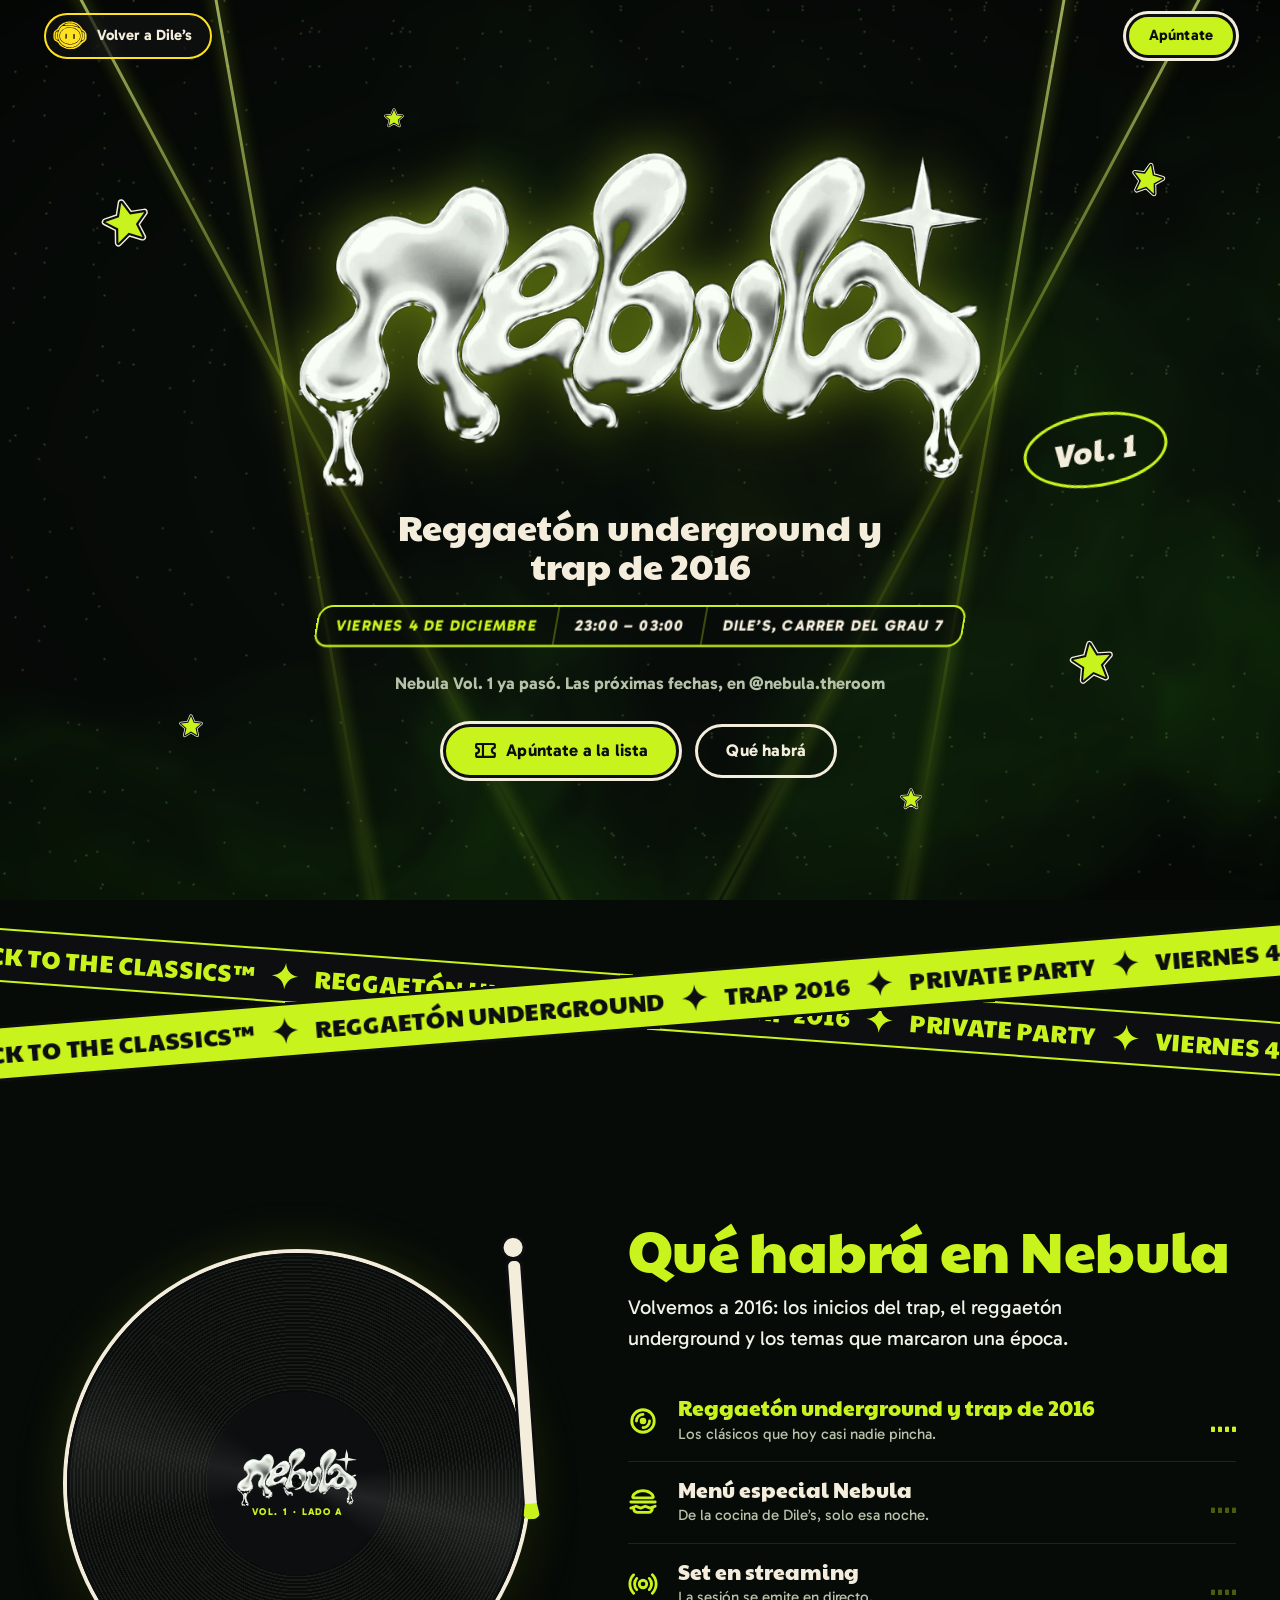
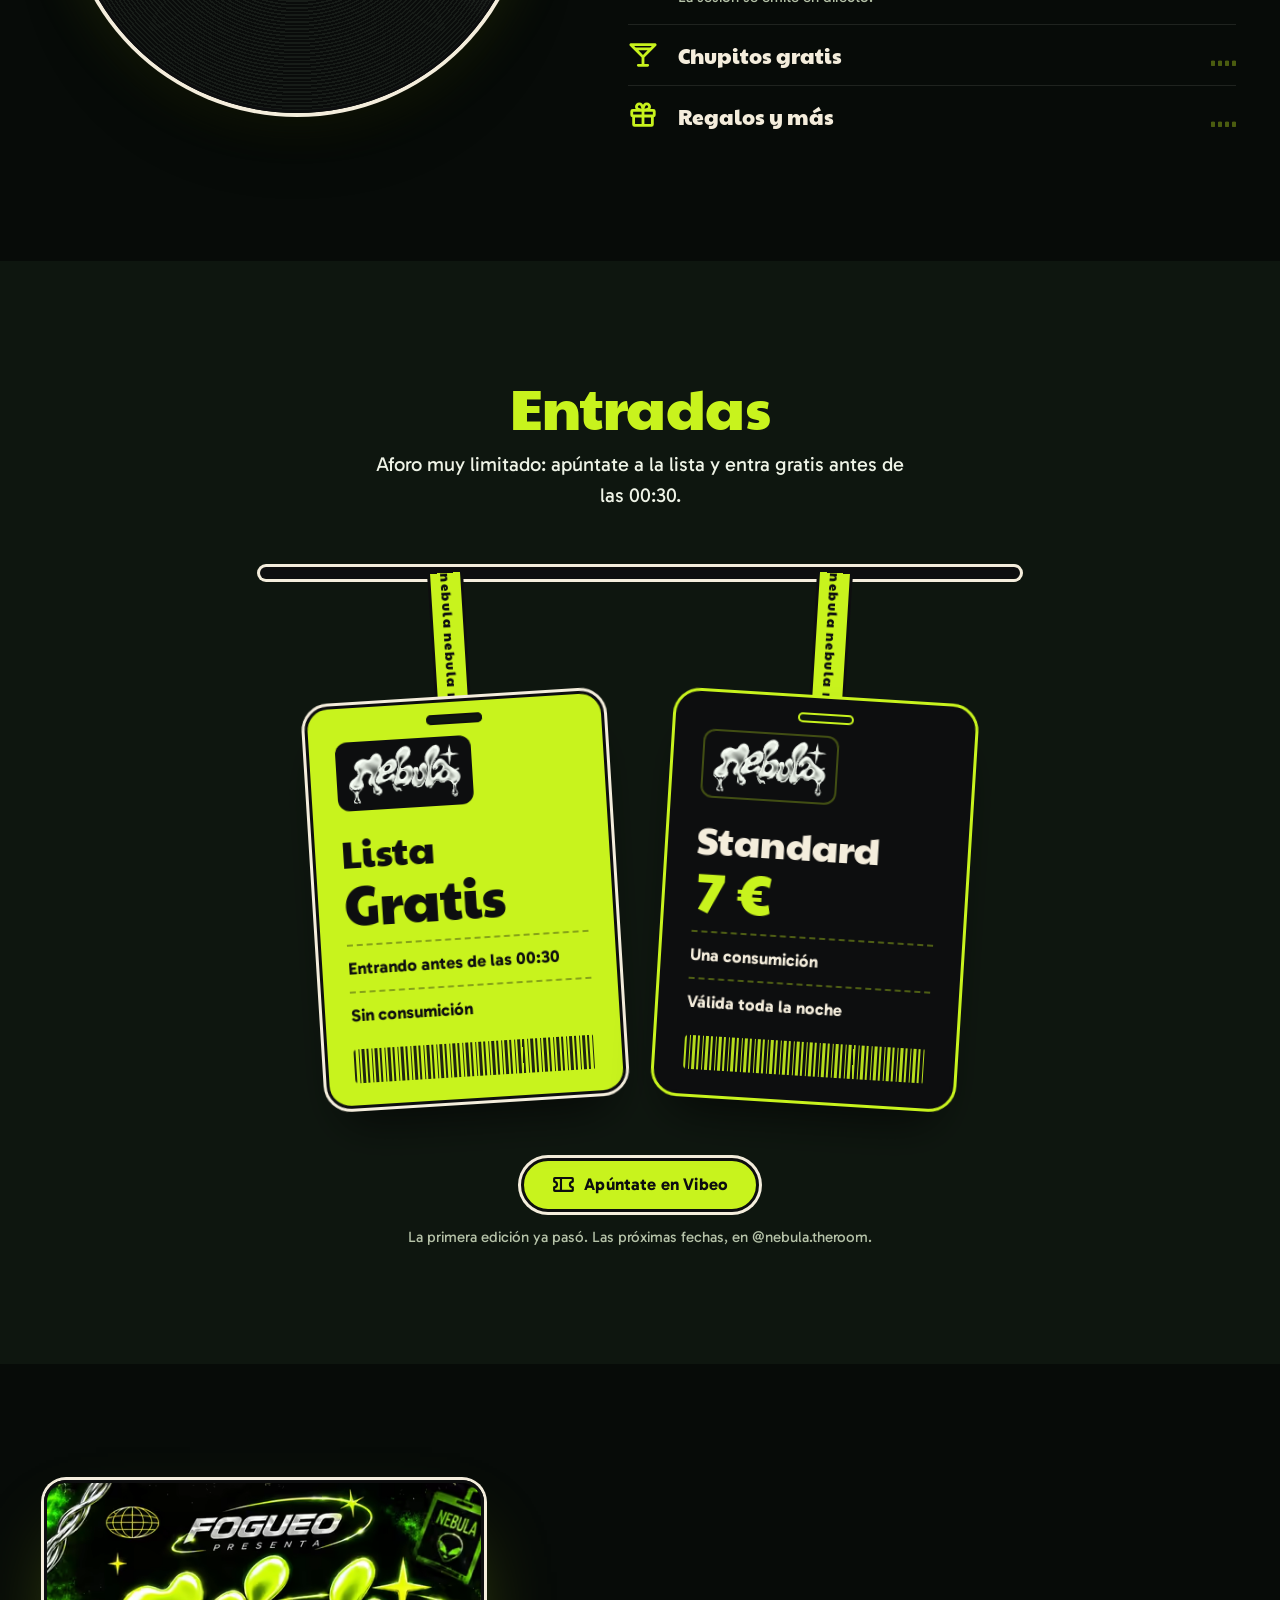
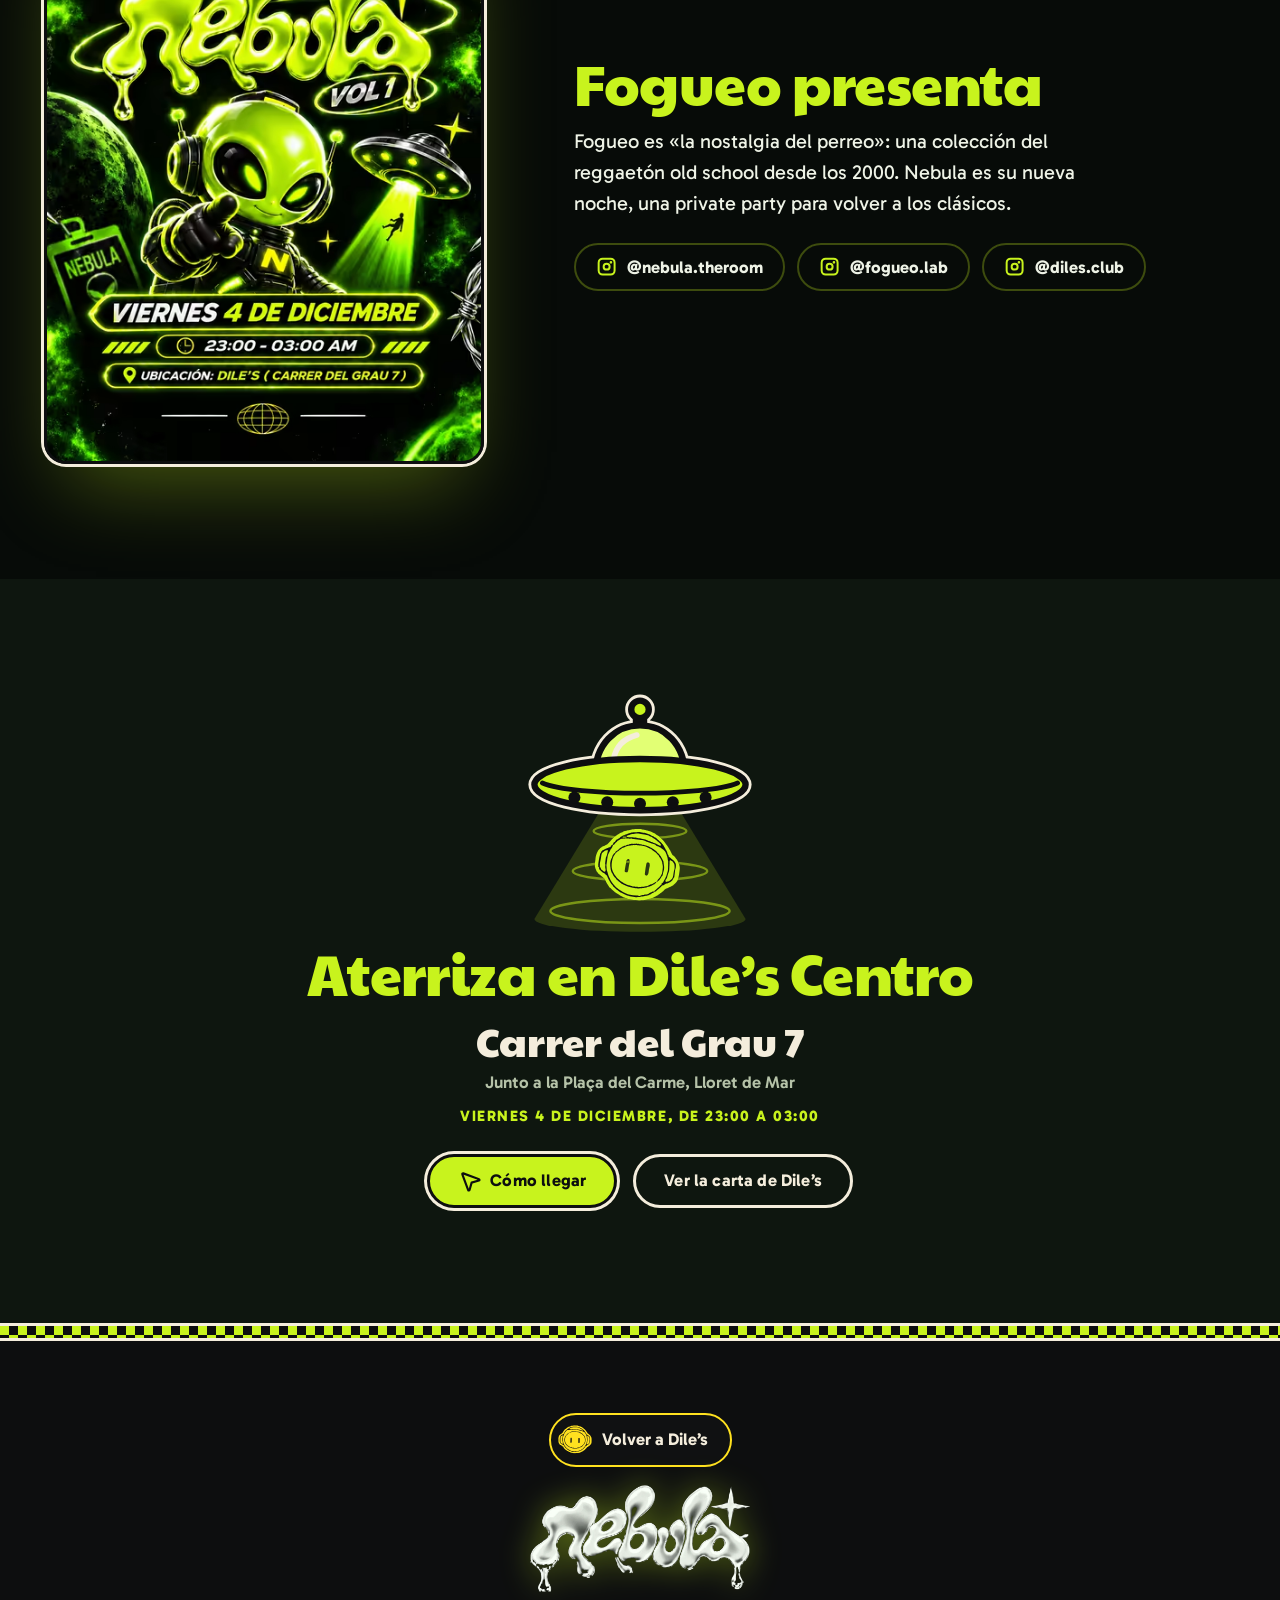
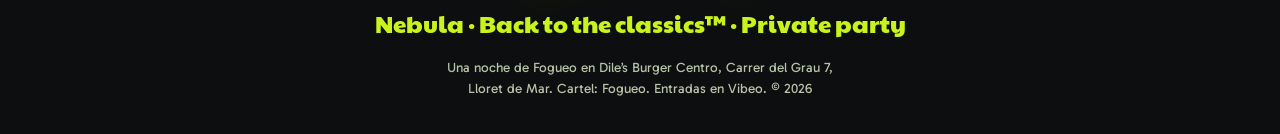
<file: nebula/index.html>
<!doctype html>
<html lang="es">
<head>
<meta charset="utf-8">
<meta name="viewport" content="width=device-width, initial-scale=1, viewport-fit=cover">
<title>Nebula Vol. 1 | Fiesta de reggaetón y trap en Dile’s, Lloret de Mar</title>
<meta name="description" content="Nebula Vol. 1: reggaetón underground y trap de 2016 en Dile’s Centro (Carrer del Grau 7, Lloret de Mar). Viernes 4 de diciembre, de 23:00 a 03:00. Lista gratis antes de las 00:30.">
<meta name="robots" content="noindex">
<meta name="theme-color" content="#070b08">
<meta name="color-scheme" content="dark">
<link rel="canonical" href="https://1benamar.github.io/diles/nebula/">
<meta property="og:type" content="website">
<meta property="og:title" content="Nebula Vol. 1 · Viernes 4 de diciembre en Dile’s">
<meta property="og:description" content="Reggaetón underground y trap de 2016. De 23:00 a 03:00 en Dile’s Centro, Lloret de Mar. Lista gratis antes de las 00:30.">
<meta property="og:locale" content="es_ES">
<meta property="og:image" content="https://1benamar.github.io/diles/assets/img/nebula/og.jpg">
<meta property="og:image:alt" content="Logotipo líquido de Nebula Vol. 1 sobre el cartel de la fiesta">
<meta name="twitter:card" content="summary_large_image">
<link rel="icon" href="icono.png" type="image/png"><link rel="apple-touch-icon" href="../apple-touch-icon.png">
<link rel="preload" href="../assets/fonts/paytone-one-latin.woff2" as="font" type="font/woff2" crossorigin>
<link rel="preload" href="../assets/fonts/gabarito-latin.woff2" as="font" type="font/woff2" crossorigin>
<link rel="stylesheet" href="../assets/css/fuentes.css?v=590304ae">
<link rel="stylesheet" href="../assets/css/estilos.css?v=977d55a3">
<link rel="stylesheet" href="../assets/css/nebula.css?v=73f8426c">
<script>(function(h){h.classList.add("js");try{var v=sessionStorage.getItem("nebula-llegada");sessionStorage.removeItem("nebula-llegada");if(v){var o=JSON.parse(v);if(Date.now()-o.t<9000){window.__llegada=o;h.classList.add("llegada");setTimeout(function(){if(h.classList.contains("llegada")){h.classList.remove("llegada");h.classList.add("tras-llegada")}},4000)}}}catch(e){}})(document.documentElement)</script>
<script type="application/ld+json">{"@context":"https://schema.org","@type":"MusicEvent","name":"Nebula Vol. 1","description":"Fiesta de reggaetón underground y trap de 2016 organizada por Fogueo en Dile’s Burger Centro.","startDate":"2026-12-04T23:00:00+01:00","endDate":"2026-12-05T03:00:00+01:00","eventStatus":"https://schema.org/EventScheduled","eventAttendanceMode":"https://schema.org/OfflineEventAttendanceMode","image":"https://1benamar.github.io/diles/assets/img/nebula/cartel-1086.webp","url":"https://1benamar.github.io/diles/nebula/","location":{"@type":"Place","name":"Dile's Burger Centro","address":{"@type":"PostalAddress","streetAddress":"Carrer del Grau, 7","postalCode":"17310","addressLocality":"Lloret de Mar","addressRegion":"Girona","addressCountry":"ES"}},"organizer":{"@type":"Organization","name":"Fogueo","url":"https://www.instagram.com/fogueo.lab/"},"offers":[{"@type":"Offer","name":"Lista (antes de las 00:30, sin consumición)","price":"0","priceCurrency":"EUR","url":"https://www.vibeonight.com/event/80057a03-2c21-4eea-a293-07791a92c8b9","availability":"https://schema.org/InStock","validThrough":"2026-12-05T00:30:00+01:00"},{"@type":"Offer","name":"Standard (1 consumición)","price":"7","priceCurrency":"EUR","url":"https://www.vibeonight.com/event/80057a03-2c21-4eea-a293-07791a92c8b9","availability":"https://schema.org/InStock"}]}</script>
</head>
<body class="pagina-nebula">
<svg class="simbolos" aria-hidden="true" focusable="false" width="0" height="0">
<defs><filter id="derretir" x="-15%" y="-25%" width="130%" height="190%" color-interpolation-filters="sRGB"><feTurbulence type="fractalNoise" baseFrequency="0.006 0.05" numOctaves="2" seed="7" result="ruido"/><feDisplacementMap in="SourceGraphic" in2="ruido" scale="0" xChannelSelector="R" yChannelSelector="G"/></filter>
<symbol id="dilu" viewBox="206 261 776 653"><path fill="#111214" fill-rule="evenodd" d="M579 270C576 270 568 271 560 271C545 272 532 275 514 280C510 281 506 282 504 282C501 283 495 285 491 287C486 289 477 292 473 294C461 297 454 300 450 303C447 305 443 306 441 307C434 308 429 311 425 315C423 318 419 320 412 324C404 328 401 330 399 333C397 335 393 338 390 340C387 342 384 345 382 347C380 350 378 352 374 353C365 358 337 390 330 405C330 407 328 410 326 412C324 414 321 418 320 421C318 424 315 428 314 430C312 432 309 435 308 437C304 443 301 446 294 451C290 453 285 457 284 458C282 460 277 463 273 464C270 466 265 469 262 472C260 474 256 477 254 479C243 489 229 509 226 518C226 521 224 525 223 528C221 532 219 539 216 559C213 573 217 648 220 656C221 658 222 662 223 664C224 671 227 676 232 683C234 686 237 690 237 692C240 696 261 717 267 720C274 724 279 727 282 729C283 730 287 733 291 735C300 739 304 742 305 744C306 744 307 745 308 745C311 746 315 750 325 760C326 762 327 763 327 764C327 765 328 766 330 767C333 770 343 786 345 789C345 790 347 793 349 795C353 799 365 813 371 820C373 822 377 825 379 826C382 827 386 830 389 832C394 837 401 841 410 847C413 849 418 852 421 854C424 856 426 857 426 857C427 857 430 859 434 862C438 864 443 866 444 866C445 866 446 866 446 867C447 868 456 872 464 875C468 876 471 878 472 879C473 879 477 881 482 883C506 892 514 894 523 896C528 897 534 898 536 899C555 906 621 907 653 902C673 899 709 890 715 887C716 887 720 885 725 883C729 881 736 878 740 877C743 875 748 873 749 873C755 871 790 849 797 843C798 842 800 840 802 839C804 838 806 836 808 835C809 833 811 831 813 830C819 825 849 795 857 785C867 772 871 768 881 763C885 761 890 758 892 756C893 755 897 752 899 751C911 743 919 738 925 733C927 731 930 728 932 727C934 727 935 726 935 725C935 725 938 721 941 718C958 700 966 685 970 669C970 664 972 658 972 656C974 649 974 590 973 577C972 562 969 552 967 547C966 545 965 543 965 542C965 540 953 517 950 514C949 512 948 510 947 509C946 507 943 504 941 501C939 499 937 496 937 496C937 495 935 494 932 492C930 490 926 486 924 483C920 477 907 467 899 463C897 462 895 460 894 460C893 459 892 458 892 458C890 458 882 449 882 447C882 446 880 443 878 441C876 438 873 434 872 432C869 427 864 420 855 411C852 407 849 403 848 400C842 389 786 334 779 332C777 332 775 330 772 327C769 323 767 322 763 320C758 319 753 315 746 309C745 308 739 305 733 303C728 302 722 299 720 298C715 295 706 290 700 289C696 288 689 286 685 284C680 282 670 280 663 278C655 277 646 275 641 274C635 273 624 272 609 271C595 270 584 270 584 270C583 269 581 270 579 270M433 347L429 349 429 362L429 374 441 374C447 374 455 374 457 373L462 373 462 359L462 345 450 345C439 345 437 345 433 347M672 563C671 565 670 635 671 652L671 666 684 666L696 666 698 661C700 657 700 654 701 617C702 574 702 571 700 566L698 562 685 562C677 562 673 562 672 563M493 564C491 564 490 588 490 643L490 664 502 664L515 664 516 661C519 657 520 627 520 588L520 564 507 563C500 563 494 563 493 564"/><path style="fill:var(--dilu-pelo,#FFE11F)" fill-rule="evenodd" d="M579 270C576 270 568 271 560 271C545 272 532 275 514 280C510 281 506 282 504 282C501 283 495 285 491 287C486 289 477 292 473 294C461 297 454 300 450 303C447 305 443 306 441 307C434 308 429 311 425 315C423 318 419 320 412 324C404 328 401 330 399 333C397 335 393 338 390 340C387 342 384 345 382 347C380 350 378 352 374 353C365 358 337 390 330 405C330 407 328 410 326 412C324 414 321 418 320 421C318 424 315 428 314 430C312 432 309 435 308 437C304 443 301 446 294 451C290 453 285 457 284 458C282 460 277 463 273 464C270 466 265 469 262 472C260 474 256 477 254 479C243 489 229 509 226 518C226 521 224 525 223 528C221 532 219 543 216 560C215 564 215 573 215 582C216 591 216 604 216 613C216 631 218 653 220 656C221 657 222 661 223 664C224 671 227 676 232 683C234 686 237 690 237 692C240 696 261 717 267 720C274 724 279 727 282 729C283 730 287 733 291 735C300 739 304 742 305 744C306 744 307 745 308 745C311 746 315 750 325 760C326 762 327 763 327 764C327 765 328 766 330 767C333 770 343 786 345 789C345 790 347 793 349 795C353 799 365 813 371 820C373 822 377 825 379 826C382 827 386 830 389 832C394 837 401 841 410 847C413 849 418 852 421 854C424 856 426 857 426 857C427 857 430 859 434 862C438 864 443 866 444 866C445 866 446 866 446 867C447 868 456 872 464 875C468 876 471 878 472 879C473 879 477 881 482 883C506 892 514 894 523 896C528 897 534 898 536 899C555 906 621 907 653 902C673 899 709 890 715 887C716 887 720 885 725 883C729 881 736 878 740 877C743 875 748 873 749 873C755 871 790 849 797 843C798 842 800 840 802 839C804 838 806 836 808 835C809 833 811 831 813 830C819 825 849 795 857 785C867 772 871 768 881 763C885 761 890 758 892 756C893 755 897 752 899 751C911 743 919 738 925 733C927 731 930 728 932 727C934 727 935 726 935 725C935 725 938 721 941 718C958 700 966 685 970 669C970 664 972 658 972 656C974 649 974 590 973 577C972 562 969 552 967 547C966 545 965 543 965 542C965 540 953 517 950 514C949 512 948 510 947 509C946 507 943 504 941 501C939 499 937 496 937 496C937 495 935 494 932 492C930 490 926 486 924 483C920 477 907 467 899 463C897 462 895 460 894 460C893 459 892 458 892 458C890 458 882 449 882 447C882 446 880 443 878 441C876 438 873 434 872 432C869 427 864 420 855 411C852 407 849 403 848 400C842 389 786 334 779 332C777 332 775 330 772 327C769 323 767 322 763 320C758 319 753 315 746 309C745 308 739 305 733 303C728 302 722 299 720 298C715 295 706 290 700 289C696 288 689 286 685 284C680 282 670 280 663 278C655 277 646 275 641 274C635 273 624 272 609 271C595 270 584 270 584 270C583 269 581 270 579 270M559 299C557 299 553 300 549 302C544 303 539 304 538 304C536 304 532 305 530 306C527 306 523 307 521 307C519 307 513 309 507 311C501 312 496 314 496 314C494 314 467 328 464 330C463 331 462 332 461 332C459 332 451 336 447 339C446 341 440 344 436 346C431 348 426 351 425 353C424 354 422 355 421 355C420 355 419 356 419 356C419 358 414 363 412 363C411 363 410 364 410 364C410 366 396 380 391 382C388 384 386 385 385 389C383 392 383 393 380 392C378 392 378 392 377 395C377 396 375 399 374 400C372 402 371 404 371 404C371 407 365 416 363 417C358 418 354 426 352 435C351 441 349 444 344 447C339 451 337 454 336 459C334 465 331 468 328 468C326 468 324 468 323 469C323 469 322 470 321 470C319 470 318 472 318 473C318 475 316 476 312 477C308 478 299 482 296 485C295 485 294 486 294 486C292 486 278 496 274 500C272 502 269 504 269 504C268 504 267 504 267 505C267 506 265 508 264 510C260 514 257 521 256 528C255 530 254 533 253 534C252 536 251 538 251 541C251 544 250 549 250 553C247 564 246 637 248 641C249 643 250 645 249 647C249 651 250 656 253 656C256 656 260 661 259 664C257 668 265 679 272 684C276 686 281 690 285 693C293 699 300 703 311 706C316 708 320 710 322 712C324 714 328 717 331 718C335 720 337 722 340 726C341 729 345 734 347 738C349 741 353 747 355 750C357 754 361 760 364 763C367 766 369 769 369 770C369 770 370 771 371 772C375 777 386 789 388 792C389 793 392 796 394 797C397 797 399 799 400 800C401 804 409 813 415 816C419 818 425 823 429 826C432 829 437 832 439 833C443 834 448 837 469 849C477 853 482 855 487 856C491 857 496 858 500 860C506 862 514 865 530 869C555 877 615 879 637 874C640 873 645 872 649 872C652 871 657 870 661 868C664 867 669 865 673 864C677 863 683 861 688 859C693 858 698 856 698 856C699 856 701 855 703 853C706 852 710 850 715 850C724 848 727 846 732 842C733 840 738 837 742 835C746 834 750 831 753 828C755 826 759 822 763 820C769 816 776 810 776 808C776 807 777 807 777 807C782 807 792 800 794 795C796 792 800 788 803 785C808 780 812 775 819 766C821 762 825 758 827 756C828 755 831 751 832 749C834 743 837 740 839 740C843 740 852 735 855 732C856 730 859 727 861 727C863 726 866 724 868 722C869 721 873 720 875 719C878 718 882 716 884 715C887 713 892 710 896 707C907 701 916 692 920 685C925 673 927 669 928 664C929 662 930 658 932 656L934 653 934 625C934 610 933 595 933 592C932 588 932 585 934 579C936 570 936 557 934 547C933 543 932 538 932 536C930 528 911 507 904 505C902 505 900 503 897 501C895 499 892 497 890 496C888 495 886 493 885 493C884 491 866 482 864 482C862 482 858 476 857 471C856 466 855 465 852 462C848 459 847 458 844 449C842 445 839 439 837 436C835 434 832 430 831 427C830 425 827 421 825 419C822 417 820 413 819 412C819 410 815 405 810 400C805 394 800 387 798 384C795 380 792 377 787 374C784 371 779 368 777 366C775 364 770 360 767 358C764 355 761 353 759 353C757 352 754 350 744 343C731 334 725 330 717 327C712 326 707 323 705 321C703 320 699 318 697 317C684 314 680 313 672 309C664 306 651 303 630 300C621 299 562 298 559 299M555 313C545 314 519 321 512 324C509 325 505 326 503 327C501 327 496 329 491 332C486 334 479 337 475 339C462 345 460 348 464 353C466 355 475 357 481 357C494 355 499 354 504 353C507 352 510 352 514 353C516 353 523 353 528 353C541 352 585 353 598 354C604 355 614 355 621 356C628 357 638 358 643 360C647 361 654 362 657 363C660 363 665 364 668 365C671 366 675 367 677 367C679 367 682 368 684 368C686 369 689 370 693 371C696 371 702 372 706 374C710 375 717 376 720 377C725 377 730 379 736 382C747 387 763 392 770 392C778 392 779 383 772 377C770 376 767 373 765 371C763 369 761 368 760 368C759 368 757 367 756 366C754 364 750 362 748 361C746 360 742 357 739 355C736 352 726 347 711 339C707 337 703 334 702 334C702 333 698 332 695 331C691 329 685 327 682 325C678 324 669 321 662 320C654 318 645 316 642 315C634 313 568 311 555 313M499 367C496 367 488 369 482 369C464 372 453 374 448 376C445 377 442 377 437 377C428 376 422 378 414 383C411 385 405 390 401 392C390 399 387 401 385 408C383 411 381 414 378 416C375 419 373 422 369 429C366 437 365 438 360 442C353 447 353 448 351 456C350 464 347 472 342 479C339 482 338 487 336 493C335 498 333 505 331 509C329 513 327 518 326 520C326 522 325 525 324 528C321 534 320 547 320 591L320 632 323 644C325 650 326 659 327 663C328 670 329 673 333 682C337 688 341 698 344 705C347 711 350 717 351 719C352 721 354 725 356 728C357 732 361 737 363 739C365 741 368 745 369 748C377 760 390 776 403 788C411 797 439 818 449 823C455 826 467 833 477 838C493 847 508 852 519 854C521 854 526 855 530 857C548 864 576 865 626 861C635 860 640 860 641 861C645 863 650 862 656 858C659 856 664 853 668 852C681 849 689 847 691 845C692 844 695 843 697 843C713 840 726 835 730 829C731 827 741 820 742 820C742 820 744 819 745 818C746 816 749 815 750 815C751 815 752 814 752 814C752 810 762 805 768 805C775 805 777 803 778 795C779 793 780 792 781 791C786 789 790 786 791 782C792 780 793 778 795 776C797 775 801 771 803 767C807 761 810 758 817 750C818 748 821 744 824 741C826 738 829 735 830 735C830 734 831 732 831 729C831 724 831 723 836 720C838 718 840 716 840 715C840 714 841 711 843 708C845 704 847 700 847 697C848 695 850 690 851 688C852 685 853 681 854 679C855 677 856 673 857 670C858 668 859 664 859 662C859 659 860 658 861 657C863 656 863 655 863 650C863 647 863 643 864 641C865 638 865 632 866 626C867 621 868 613 869 609C870 603 870 600 869 594C869 590 868 580 867 572C866 563 865 552 864 546C863 541 862 533 862 529C862 523 861 520 858 513C856 508 853 500 852 494C850 489 847 483 846 480C844 478 842 474 841 471C841 467 838 463 837 462C835 460 833 456 832 454C828 439 809 423 791 416C787 414 781 412 777 410C774 408 770 407 770 407C769 407 766 406 763 404C760 402 754 401 748 400C742 399 737 397 734 395C727 391 707 385 703 385C697 385 689 384 681 381C672 378 663 375 655 375C651 374 645 373 641 372C620 365 612 365 563 366C535 367 517 367 515 366C509 365 505 365 499 367M557 404C554 406 544 408 539 408C537 408 533 409 531 410C528 410 523 411 520 411C516 411 513 411 511 413C508 414 505 415 504 415C503 415 500 416 498 418C496 419 494 420 494 420C493 420 492 421 491 422C490 422 487 424 485 424C480 425 472 429 472 430C472 431 462 437 461 436C458 434 442 443 435 451C433 454 430 456 429 456C427 456 422 460 416 468C414 471 409 476 406 479C403 482 399 486 398 488C396 490 393 493 391 494C386 496 385 499 383 506C382 511 376 518 372 518C372 518 371 519 371 520C371 522 369 525 367 528C364 532 363 534 363 537C363 539 362 543 362 545C361 547 360 550 360 553C360 556 359 558 358 560C352 566 349 601 352 616C353 620 354 626 354 628C354 631 355 634 356 637C357 639 358 643 359 646C359 652 364 665 367 672C369 674 371 680 373 684C376 687 378 692 380 693C382 694 383 697 384 699C385 701 387 704 389 705C390 706 392 709 393 711C397 717 408 728 411 730C416 732 421 737 425 742C427 744 430 747 436 750C440 752 445 755 447 757C448 758 450 759 451 759C451 759 455 761 460 764C467 769 478 775 480 775C481 775 485 777 489 779C493 780 500 783 503 783C507 784 511 785 514 787C517 789 519 790 530 791C537 792 548 793 554 795C573 799 633 800 640 796C641 795 647 793 653 793C666 790 672 789 683 784C688 782 694 780 696 779C698 779 703 777 706 775C709 773 712 771 713 771C720 771 742 759 753 749C755 748 758 746 760 744C763 743 766 741 767 739C768 737 771 734 773 733C776 731 778 728 779 725C780 722 782 720 785 718C798 711 816 684 821 665C822 662 824 658 825 657C829 654 829 652 830 639C830 631 831 623 832 617C836 598 834 574 826 554C825 549 823 542 822 539C821 530 818 525 801 502C799 499 795 494 793 491C789 486 787 484 778 476C776 474 773 471 773 470C772 468 768 465 765 463C754 456 752 455 745 448C740 443 736 441 727 437C721 434 713 430 709 428C705 426 699 423 694 421C689 420 683 417 680 416C671 413 645 408 636 408C625 408 611 406 610 405C609 404 604 404 592 404C572 404 574 404 566 403C561 403 558 403 557 404M567 416C559 416 550 418 546 419C541 419 532 421 526 422C520 423 513 425 511 426C509 427 506 428 503 428C501 429 495 431 491 433C487 435 480 438 476 439C471 440 468 442 464 445C457 451 451 454 444 457C440 458 438 460 434 464C431 468 426 472 423 475C420 477 416 481 415 483C413 487 406 494 401 496C399 497 397 500 394 504C392 508 389 512 387 514C384 516 383 518 383 521C382 523 381 526 380 528C365 549 360 603 370 645C373 657 384 679 390 687C392 689 396 694 398 697C404 706 429 731 436 735C438 736 440 738 442 739C443 740 446 743 450 744C453 746 458 749 461 751C464 753 470 756 475 758C480 760 487 763 491 766C494 768 500 771 502 771C521 777 526 778 529 778C531 778 534 779 537 780C541 782 548 783 560 783C565 783 572 784 575 785C583 787 635 786 637 784C639 784 641 783 642 783C644 783 647 782 650 781C655 779 662 778 672 776C674 776 679 774 681 773C684 772 688 770 691 769C693 768 697 767 699 767C701 767 703 766 705 765C705 764 707 763 709 763C710 763 712 762 713 761C714 760 716 759 717 759C719 757 729 751 733 748C734 747 737 746 739 745C741 744 744 743 745 742C746 741 749 739 752 738C756 736 758 735 758 733C758 732 759 731 761 730C763 730 765 728 766 726C768 722 774 718 776 718C780 718 785 712 790 702C792 697 795 691 797 689C798 687 801 684 802 681C804 679 805 677 806 677C807 677 807 676 808 674C808 673 809 670 809 669C811 666 813 660 814 656C815 653 816 651 816 649C817 648 818 646 819 643C819 641 820 637 821 635C823 629 822 583 820 574C820 570 817 561 814 553C811 545 809 538 809 537C809 536 807 533 806 530C804 527 802 524 802 524C802 523 801 522 800 520C798 519 797 517 797 516C797 515 797 514 796 514C795 514 793 511 791 507C788 503 784 499 780 496C777 493 774 490 773 487C770 482 766 478 762 476C760 475 757 472 754 470C752 467 749 465 747 464C746 463 742 461 740 459C732 454 720 447 708 441C702 438 694 434 689 432C683 429 678 427 672 426C661 424 654 421 648 419C641 415 588 413 567 416M303 498C296 499 289 503 283 510C263 531 264 526 263 570C263 584 262 602 261 609C260 622 260 625 262 638C264 656 264 656 268 658C270 659 272 661 273 664C277 673 284 680 289 682C291 682 294 683 295 684C304 690 313 692 317 689C320 687 320 673 318 669C317 667 316 665 316 664C316 663 315 660 314 657C311 650 311 645 311 634C311 627 310 625 309 625C307 625 306 619 306 588C306 560 307 556 308 555C311 553 311 550 314 517C314 511 315 505 316 504C319 498 316 496 303 498M874 511C873 516 873 522 874 529C875 531 876 538 876 544C877 550 878 565 879 577C882 602 881 610 876 628C875 632 873 641 873 647C870 671 870 672 867 676C860 687 858 694 862 700C865 706 867 706 881 700C887 697 893 695 893 695C894 695 906 683 910 677C912 675 915 671 916 669C918 667 919 665 920 663C920 662 921 659 921 658C922 656 923 642 923 624C924 600 924 593 925 590C928 584 924 549 919 541C919 539 918 537 918 537C918 536 915 532 911 528C907 524 903 520 903 519C900 517 894 513 887 511C878 507 876 507 874 511M501 552C497 554 496 555 496 559C495 562 494 563 493 563C491 563 491 566 491 590C490 604 490 627 489 640L489 663 492 665C497 668 507 669 511 667C518 663 519 660 519 623C520 605 520 587 521 581C521 570 519 560 516 557C516 556 515 554 515 553C515 550 513 549 511 551C511 552 510 552 508 551C505 550 505 550 501 552M678 557C671 559 671 564 670 616C670 664 670 666 673 666C673 666 674 667 674 668C674 674 687 675 693 669C699 663 700 659 701 642C701 610 702 597 703 589C704 576 700 562 695 559C692 558 680 556 678 557"/></symbol>
<pattern id="cuadros" width="18" height="18" patternUnits="userSpaceOnUse"><rect width="18" height="18" fill="#FFE11F"/><rect width="9" height="9" fill="#0D0E0F"/><rect x="9" y="9" width="9" height="9" fill="#0D0E0F"/></pattern>
</defs></svg>
<a class="saltar" href="#contenido">Saltar al contenido</a>
<header class="n-cabecera" data-n-cabecera>
<a class="n-volver" href="../" data-volver><svg class="n-volver__dilu" viewBox="0 0 776 653" aria-hidden="true" focusable="false"><use href="#dilu"/></svg><span>Volver a Dile’s</span></a>
<a class="n-cabecera__marca" href="#inicio"><img class="n-cabecera__logo" src="../assets/img/nebula/logo-cromo-420.webp" srcset="../assets/img/nebula/logo-cromo-420.webp 420w, ../assets/img/nebula/logo-cromo-826.webp 826w" sizes="120px" width="826" height="404" alt="Nebula, inicio" decoding="async"></a>
<a class="boton boton--nebula boton--peq n-cabecera__cta" href="https://www.vibeonight.com/event/80057a03-2c21-4eea-a293-07791a92c8b9" target="_blank" rel="noopener" data-n-entradas><span>Apúntate</span><span class="vh"> a la lista (en Vibeo, se abre en otra pestaña)</span></a>
</header>
<main id="contenido">

<section class="n-portada" id="inicio" aria-labelledby="n-titulo">
<canvas class="n-fondo" aria-hidden="true"></canvas>
<div class="n-laseres" aria-hidden="true"><span></span><span></span><span></span><span></span></div>
<div class="n-cielo" aria-hidden="true"><svg class="estrella n-estrella--1" viewBox="0 0 100 100" aria-hidden="true" focusable="false"><path class="estrella__borde" d="M50.0 9.0L61.8 36.8L91.8 39.4L69.0 59.2L75.9 88.6L50.0 73.0L24.1 88.6L31.0 59.2L8.2 39.4L38.2 36.8Z" pathLength="1"/><path class="estrella__linea" d="M50.0 9.0L61.8 36.8L91.8 39.4L69.0 59.2L75.9 88.6L50.0 73.0L24.1 88.6L31.0 59.2L8.2 39.4L38.2 36.8Z" pathLength="1"/><path class="estrella__pelo" d="M50.0 9.0L61.8 36.8L91.8 39.4L69.0 59.2L75.9 88.6L50.0 73.0L24.1 88.6L31.0 59.2L8.2 39.4L38.2 36.8Z"/></svg><svg class="estrella n-estrella--2" viewBox="0 0 100 100" aria-hidden="true" focusable="false"><path class="estrella__borde" d="M50.0 9.0L61.8 36.8L91.8 39.4L69.0 59.2L75.9 88.6L50.0 73.0L24.1 88.6L31.0 59.2L8.2 39.4L38.2 36.8Z" pathLength="1"/><path class="estrella__linea" d="M50.0 9.0L61.8 36.8L91.8 39.4L69.0 59.2L75.9 88.6L50.0 73.0L24.1 88.6L31.0 59.2L8.2 39.4L38.2 36.8Z" pathLength="1"/><path class="estrella__pelo" d="M50.0 9.0L61.8 36.8L91.8 39.4L69.0 59.2L75.9 88.6L50.0 73.0L24.1 88.6L31.0 59.2L8.2 39.4L38.2 36.8Z"/></svg><svg class="estrella n-estrella--3" viewBox="0 0 100 100" aria-hidden="true" focusable="false"><path class="estrella__borde" d="M50.0 9.0L61.8 36.8L91.8 39.4L69.0 59.2L75.9 88.6L50.0 73.0L24.1 88.6L31.0 59.2L8.2 39.4L38.2 36.8Z" pathLength="1"/><path class="estrella__linea" d="M50.0 9.0L61.8 36.8L91.8 39.4L69.0 59.2L75.9 88.6L50.0 73.0L24.1 88.6L31.0 59.2L8.2 39.4L38.2 36.8Z" pathLength="1"/><path class="estrella__pelo" d="M50.0 9.0L61.8 36.8L91.8 39.4L69.0 59.2L75.9 88.6L50.0 73.0L24.1 88.6L31.0 59.2L8.2 39.4L38.2 36.8Z"/></svg><svg class="estrella n-estrella--4" viewBox="0 0 100 100" aria-hidden="true" focusable="false"><path class="estrella__borde" d="M50.0 9.0L61.8 36.8L91.8 39.4L69.0 59.2L75.9 88.6L50.0 73.0L24.1 88.6L31.0 59.2L8.2 39.4L38.2 36.8Z" pathLength="1"/><path class="estrella__linea" d="M50.0 9.0L61.8 36.8L91.8 39.4L69.0 59.2L75.9 88.6L50.0 73.0L24.1 88.6L31.0 59.2L8.2 39.4L38.2 36.8Z" pathLength="1"/><path class="estrella__pelo" d="M50.0 9.0L61.8 36.8L91.8 39.4L69.0 59.2L75.9 88.6L50.0 73.0L24.1 88.6L31.0 59.2L8.2 39.4L38.2 36.8Z"/></svg><svg class="estrella n-estrella--5" viewBox="0 0 100 100" aria-hidden="true" focusable="false"><path class="estrella__borde" d="M50.0 9.0L61.8 36.8L91.8 39.4L69.0 59.2L75.9 88.6L50.0 73.0L24.1 88.6L31.0 59.2L8.2 39.4L38.2 36.8Z" pathLength="1"/><path class="estrella__linea" d="M50.0 9.0L61.8 36.8L91.8 39.4L69.0 59.2L75.9 88.6L50.0 73.0L24.1 88.6L31.0 59.2L8.2 39.4L38.2 36.8Z" pathLength="1"/><path class="estrella__pelo" d="M50.0 9.0L61.8 36.8L91.8 39.4L69.0 59.2L75.9 88.6L50.0 73.0L24.1 88.6L31.0 59.2L8.2 39.4L38.2 36.8Z"/></svg><svg class="estrella n-estrella--6" viewBox="0 0 100 100" aria-hidden="true" focusable="false"><path class="estrella__borde" d="M50.0 9.0L61.8 36.8L91.8 39.4L69.0 59.2L75.9 88.6L50.0 73.0L24.1 88.6L31.0 59.2L8.2 39.4L38.2 36.8Z" pathLength="1"/><path class="estrella__linea" d="M50.0 9.0L61.8 36.8L91.8 39.4L69.0 59.2L75.9 88.6L50.0 73.0L24.1 88.6L31.0 59.2L8.2 39.4L38.2 36.8Z" pathLength="1"/><path class="estrella__pelo" d="M50.0 9.0L61.8 36.8L91.8 39.4L69.0 59.2L75.9 88.6L50.0 73.0L24.1 88.6L31.0 59.2L8.2 39.4L38.2 36.8Z"/></svg></div>
<span class="n-onda" aria-hidden="true"></span>
<div class="n-portada__contenido">
<h1 class="n-titulo" id="n-titulo"><span class="vh">Nebula Vol. 1: fiesta de reggaetón underground y trap de 2016 en Dile’s</span>
<span class="n-logo" aria-hidden="true"><img class="n-logo__img" src="../assets/img/nebula/logo-cromo-420.webp" srcset="../assets/img/nebula/logo-cromo-420.webp 420w, ../assets/img/nebula/logo-cromo-826.webp 826w" sizes="min(88vw, 740px)" width="826" height="404" alt="" decoding="async"><span class="n-logo__reflejo"></span><span class="n-logo__destello"></span><span class="n-gota n-gota--n"></span><span class="n-gota n-gota--a"></span></span>
</h1>
<p class="n-vol" aria-hidden="true"><span>Vol. 1</span></p>
<p class="n-lema">Reggaetón underground y trap de 2016</p>
<p class="n-fecha"><span>Viernes 4 de diciembre</span><span>23:00 – 03:00</span><span>Dile’s, Carrer del Grau 7</span></p>
<div class="n-cuenta" data-cuenta>
<p class="n-cuenta__texto" data-cuenta-texto>Empieza el viernes 4 de diciembre a las 23:00</p>
<div class="n-cuenta__reloj" aria-hidden="true" hidden><span class="n-cuenta__u"><b data-u="d">00</b><small>días</small></span><span class="n-cuenta__u"><b data-u="h">00</b><small>horas</small></span><span class="n-cuenta__u"><b data-u="m">00</b><small>min</small></span><span class="n-cuenta__u"><b data-u="s">00</b><small>seg</small></span></div>
</div>
<div class="n-botones"><a class="boton boton--nebula" href="https://www.vibeonight.com/event/80057a03-2c21-4eea-a293-07791a92c8b9" target="_blank" rel="noopener" data-n-entradas><svg class="icono icono--ticket" viewBox="0 0 256 256" aria-hidden="true" focusable="false" fill="currentColor"><path d="M232,108a12,12,0,0,0,12-12V64a20,20,0,0,0-20-20H32A20,20,0,0,0,12,64V96a12,12,0,0,0,12,12,20,20,0,0,1,0,40,12,12,0,0,0-12,12v32a20,20,0,0,0,20,20H224a20,20,0,0,0,20-20V160a12,12,0,0,0-12-12,20,20,0,0,1,0-40ZM36,170.34a44,44,0,0,0,0-84.68V68H88V188H36Zm184,0V188H112V68H220V85.66a44,44,0,0,0,0,84.68Z"/></svg><span>Apúntate a la lista</span><span class="vh"> (en Vibeo, se abre en otra pestaña)</span></a><a class="boton boton--hueco boton--hueco-nebula" href="#noche">Qué habrá</a></div>
</div>
</section>

<div class="n-cintas" aria-hidden="true">
<div class="n-cinta n-cinta--lima"><div class="n-cinta__pista"><span>Back to the classics™</span><svg class="n-chispa" viewBox="0 0 24 24" aria-hidden="true"><path d="M12 0C13 7 17 11 24 12C17 13 13 17 12 24C11 17 7 13 0 12C7 11 11 7 12 0Z"/></svg><span>Reggaetón underground</span><svg class="n-chispa" viewBox="0 0 24 24" aria-hidden="true"><path d="M12 0C13 7 17 11 24 12C17 13 13 17 12 24C11 17 7 13 0 12C7 11 11 7 12 0Z"/></svg><span>Trap 2016</span><svg class="n-chispa" viewBox="0 0 24 24" aria-hidden="true"><path d="M12 0C13 7 17 11 24 12C17 13 13 17 12 24C11 17 7 13 0 12C7 11 11 7 12 0Z"/></svg><span>Private party</span><svg class="n-chispa" viewBox="0 0 24 24" aria-hidden="true"><path d="M12 0C13 7 17 11 24 12C17 13 13 17 12 24C11 17 7 13 0 12C7 11 11 7 12 0Z"/></svg><span>Viernes 4/12</span><svg class="n-chispa" viewBox="0 0 24 24" aria-hidden="true"><path d="M12 0C13 7 17 11 24 12C17 13 13 17 12 24C11 17 7 13 0 12C7 11 11 7 12 0Z"/></svg><span>Dile’s Lloret</span><svg class="n-chispa" viewBox="0 0 24 24" aria-hidden="true"><path d="M12 0C13 7 17 11 24 12C17 13 13 17 12 24C11 17 7 13 0 12C7 11 11 7 12 0Z"/></svg><span>Back to the classics™</span><svg class="n-chispa" viewBox="0 0 24 24" aria-hidden="true"><path d="M12 0C13 7 17 11 24 12C17 13 13 17 12 24C11 17 7 13 0 12C7 11 11 7 12 0Z"/></svg><span>Reggaetón underground</span><svg class="n-chispa" viewBox="0 0 24 24" aria-hidden="true"><path d="M12 0C13 7 17 11 24 12C17 13 13 17 12 24C11 17 7 13 0 12C7 11 11 7 12 0Z"/></svg><span>Trap 2016</span><svg class="n-chispa" viewBox="0 0 24 24" aria-hidden="true"><path d="M12 0C13 7 17 11 24 12C17 13 13 17 12 24C11 17 7 13 0 12C7 11 11 7 12 0Z"/></svg><span>Private party</span><svg class="n-chispa" viewBox="0 0 24 24" aria-hidden="true"><path d="M12 0C13 7 17 11 24 12C17 13 13 17 12 24C11 17 7 13 0 12C7 11 11 7 12 0Z"/></svg><span>Viernes 4/12</span><svg class="n-chispa" viewBox="0 0 24 24" aria-hidden="true"><path d="M12 0C13 7 17 11 24 12C17 13 13 17 12 24C11 17 7 13 0 12C7 11 11 7 12 0Z"/></svg><span>Dile’s Lloret</span><svg class="n-chispa" viewBox="0 0 24 24" aria-hidden="true"><path d="M12 0C13 7 17 11 24 12C17 13 13 17 12 24C11 17 7 13 0 12C7 11 11 7 12 0Z"/></svg></div></div>
<div class="n-cinta n-cinta--negra"><div class="n-cinta__pista"><span>Back to the classics™</span><svg class="n-chispa" viewBox="0 0 24 24" aria-hidden="true"><path d="M12 0C13 7 17 11 24 12C17 13 13 17 12 24C11 17 7 13 0 12C7 11 11 7 12 0Z"/></svg><span>Reggaetón underground</span><svg class="n-chispa" viewBox="0 0 24 24" aria-hidden="true"><path d="M12 0C13 7 17 11 24 12C17 13 13 17 12 24C11 17 7 13 0 12C7 11 11 7 12 0Z"/></svg><span>Trap 2016</span><svg class="n-chispa" viewBox="0 0 24 24" aria-hidden="true"><path d="M12 0C13 7 17 11 24 12C17 13 13 17 12 24C11 17 7 13 0 12C7 11 11 7 12 0Z"/></svg><span>Private party</span><svg class="n-chispa" viewBox="0 0 24 24" aria-hidden="true"><path d="M12 0C13 7 17 11 24 12C17 13 13 17 12 24C11 17 7 13 0 12C7 11 11 7 12 0Z"/></svg><span>Viernes 4/12</span><svg class="n-chispa" viewBox="0 0 24 24" aria-hidden="true"><path d="M12 0C13 7 17 11 24 12C17 13 13 17 12 24C11 17 7 13 0 12C7 11 11 7 12 0Z"/></svg><span>Dile’s Lloret</span><svg class="n-chispa" viewBox="0 0 24 24" aria-hidden="true"><path d="M12 0C13 7 17 11 24 12C17 13 13 17 12 24C11 17 7 13 0 12C7 11 11 7 12 0Z"/></svg><span>Back to the classics™</span><svg class="n-chispa" viewBox="0 0 24 24" aria-hidden="true"><path d="M12 0C13 7 17 11 24 12C17 13 13 17 12 24C11 17 7 13 0 12C7 11 11 7 12 0Z"/></svg><span>Reggaetón underground</span><svg class="n-chispa" viewBox="0 0 24 24" aria-hidden="true"><path d="M12 0C13 7 17 11 24 12C17 13 13 17 12 24C11 17 7 13 0 12C7 11 11 7 12 0Z"/></svg><span>Trap 2016</span><svg class="n-chispa" viewBox="0 0 24 24" aria-hidden="true"><path d="M12 0C13 7 17 11 24 12C17 13 13 17 12 24C11 17 7 13 0 12C7 11 11 7 12 0Z"/></svg><span>Private party</span><svg class="n-chispa" viewBox="0 0 24 24" aria-hidden="true"><path d="M12 0C13 7 17 11 24 12C17 13 13 17 12 24C11 17 7 13 0 12C7 11 11 7 12 0Z"/></svg><span>Viernes 4/12</span><svg class="n-chispa" viewBox="0 0 24 24" aria-hidden="true"><path d="M12 0C13 7 17 11 24 12C17 13 13 17 12 24C11 17 7 13 0 12C7 11 11 7 12 0Z"/></svg><span>Dile’s Lloret</span><svg class="n-chispa" viewBox="0 0 24 24" aria-hidden="true"><path d="M12 0C13 7 17 11 24 12C17 13 13 17 12 24C11 17 7 13 0 12C7 11 11 7 12 0Z"/></svg></div></div>
</div>

<section class="n-noche" id="noche" aria-labelledby="noche-titulo">
<div class="contenedor n-noche__rejilla">
<div class="n-vinilo" aria-hidden="true"><div class="n-vinilo__disco"><span class="n-vinilo__etiqueta"><img class="n-vinilo__logo" src="../assets/img/nebula/logo-cromo-420.webp" srcset="../assets/img/nebula/logo-cromo-420.webp 420w, ../assets/img/nebula/logo-cromo-826.webp 826w" sizes="150px" width="826" height="404" alt="" decoding="async" loading="lazy"><small>Vol. 1 · Lado A</small></span></div><div class="n-vinilo__brazo"></div></div>
<div class="n-noche__texto">
<h2 class="n-h2" id="noche-titulo">Qué habrá en Nebula</h2>
<p class="n-entrada">Volvemos a 2016: los inicios del trap, el reggaetón underground y los temas que marcaron una época.</p>
<ul class="n-lista">
<li class="n-pista"><svg class="icono icono--vinyl-record" viewBox="0 0 256 256" aria-hidden="true" focusable="false" fill="currentColor"><path d="M128,20A108,108,0,1,0,236,128,108.12,108.12,0,0,0,128,20Zm0,192a84,84,0,1,1,84-84A84.09,84.09,0,0,1,128,212Zm0-128a44.05,44.05,0,0,0-44,44,12,12,0,0,1-24,0,68.07,68.07,0,0,1,68-68,12,12,0,0,1,0,24Zm68,44a68.07,68.07,0,0,1-68,68,12,12,0,0,1,0-24,44.05,44.05,0,0,0,44-44,12,12,0,0,1,24,0Zm-68,28a28,28,0,1,1,28-28A28,28,0,0,1,128,156Z"/></svg><div><p class="n-pista__nombre">Reggaetón underground y trap de 2016</p><p class="n-pista__nota">Los clásicos que hoy casi nadie pincha.</p></div><span class="n-eq" aria-hidden="true"><i></i><i></i><i></i><i></i></span></li>
<li class="n-pista"><svg class="icono icono--hamburger" viewBox="0 0 256 256" aria-hidden="true" focusable="false" fill="currentColor"><path d="M227.9,152.72l-39.7,14.44-35.74-14.3a12,12,0,0,0-8.92,0L108,167.08,72.46,152.86a12,12,0,0,0-8.56-.14l-44,16a12,12,0,0,0,8.2,22.56l8.12-2.95A44.06,44.06,0,0,0,80,228h96a44.05,44.05,0,0,0,44-44v-2.87l16.1-5.85a12,12,0,0,0-8.2-22.56ZM176,204H80a20,20,0,0,1-20-20v-4.32l7.8-2.84,35.74,14.3a12,12,0,0,0,8.92,0L148,176.92l35.54,14.22a12,12,0,0,0,8.56.14l2.89-1.06A20,20,0,0,1,176,204ZM12,128a12,12,0,0,1,12-12H232a12,12,0,0,1,0,24H24A12,12,0,0,1,12,128Zm36.2-24H207.8a20.36,20.36,0,0,0,16.38-8.29,19.59,19.59,0,0,0,2.88-17.65C216.12,43.88,175.39,20,128,20S39.89,43.87,28.94,78.05A19.56,19.56,0,0,0,31.82,95.7,20.32,20.32,0,0,0,48.2,104ZM128,44c33.7,0,63.61,14.85,74,36H54C64.4,58.85,94.31,44,128,44Z"/></svg><div><p class="n-pista__nombre">Menú especial Nebula</p><p class="n-pista__nota">De la cocina de Dile’s, solo esa noche.</p></div><span class="n-eq" aria-hidden="true"><i></i><i></i><i></i><i></i></span></li>
<li class="n-pista"><svg class="icono icono--broadcast" viewBox="0 0 256 256" aria-hidden="true" focusable="false" fill="currentColor"><path d="M128,84a44,44,0,1,0,44,44A44.05,44.05,0,0,0,128,84Zm0,64a20,20,0,1,1,20-20A20,20,0,0,1,128,148Zm77.39,12.7A83.94,83.94,0,0,1,190.61,184a12,12,0,0,1-17.89-16,59.92,59.92,0,0,0,0-80,12,12,0,0,1,17.89-16,84.07,84.07,0,0,1,14.78,88.7ZM83.28,168a12,12,0,0,1-17.89,16,83.94,83.94,0,0,1,0-112A12,12,0,0,1,83.28,88a59.92,59.92,0,0,0,0,80ZM252,128a123.63,123.63,0,0,1-35.43,86.78A12,12,0,1,1,199.43,198a99.88,99.88,0,0,0,0-140,12,12,0,0,1,17.14-16.8A123.63,123.63,0,0,1,252,128ZM56.57,198a12,12,0,0,1-17.14,16.8,123.89,123.89,0,0,1,0-173.56A12,12,0,0,1,56.57,58a99.88,99.88,0,0,0,0,140Z"/></svg><div><p class="n-pista__nombre">Set en streaming</p><p class="n-pista__nota">La sesión se emite en directo.</p></div><span class="n-eq" aria-hidden="true"><i></i><i></i><i></i><i></i></span></li>
<li class="n-pista"><svg class="icono icono--martini" viewBox="0 0 256 256" aria-hidden="true" focusable="false" fill="currentColor"><path d="M243.09,35.41A12,12,0,0,0,232,28H24a12,12,0,0,0-8.48,20.49L116,149v55H88a12,12,0,0,0,0,24h80a12,12,0,0,0,0-24H140V149L240.48,48.49A12,12,0,0,0,243.09,35.41ZM203,52,191,64H65L53,52Zm-75,75L89,88H167Z"/></svg><div><p class="n-pista__nombre">Chupitos gratis</p></div><span class="n-eq" aria-hidden="true"><i></i><i></i><i></i><i></i></span></li>
<li class="n-pista"><svg class="icono icono--gift" viewBox="0 0 256 256" aria-hidden="true" focusable="false" fill="currentColor"><path d="M216,68H190.06A33.82,33.82,0,0,0,196,49.69,36.62,36.62,0,0,0,158.31,12,33.44,33.44,0,0,0,134,23.25a54.65,54.65,0,0,0-6,8.3,54.65,54.65,0,0,0-6-8.3A33.44,33.44,0,0,0,97.69,12,36.62,36.62,0,0,0,60,49.69,33.82,33.82,0,0,0,65.94,68H40A20,20,0,0,0,20,88v32a20,20,0,0,0,16,19.6V200a20,20,0,0,0,20,20H200a20,20,0,0,0,20-20V139.6A20,20,0,0,0,236,120V88A20,20,0,0,0,216,68Zm-4,48H140V92h72ZM152,39.17A9.59,9.59,0,0,1,159,36h.35A12.62,12.62,0,0,1,172,49,9.59,9.59,0,0,1,168.83,56c-6.9,6.12-18.25,9.26-27.63,10.76C142.7,57.42,145.84,46.07,152,39.17ZM87.7,39.7A12.8,12.8,0,0,1,96.61,36H97A9.59,9.59,0,0,1,104,39.17c6.12,6.9,9.26,18.24,10.75,27.61C105.45,65.27,94,62.13,87.17,56A9.59,9.59,0,0,1,84,49,12.72,12.72,0,0,1,87.7,39.7ZM44,92h72v24H44Zm16,48h56v56H60Zm80,56V140h56v56Z"/></svg><div><p class="n-pista__nombre">Regalos y más</p></div><span class="n-eq" aria-hidden="true"><i></i><i></i><i></i><i></i></span></li>
</ul>
</div>
</div>
</section>

<section class="n-entradas" id="entradas" aria-labelledby="entradas-titulo">
<div class="contenedor">
<div class="n-cabeza">
<h2 class="n-h2" id="entradas-titulo">Entradas</h2>
<p class="n-entrada">Aforo muy limitado: apúntate a la lista y entra gratis antes de las 00:30.</p>
</div>
<div class="n-pases">
<span class="n-pases__barra" aria-hidden="true"></span>
<article class="pase" data-pase aria-labelledby="pase-lista">
<span class="pase__cinta" aria-hidden="true"></span>
<div class="pase__tarjeta">
<span class="pase__ranura" aria-hidden="true"></span>
<p class="pase__marca"><img class="pase__logo" src="../assets/img/nebula/logo-cromo-420.webp" srcset="../assets/img/nebula/logo-cromo-420.webp 420w, ../assets/img/nebula/logo-cromo-826.webp 826w" sizes="130px" width="826" height="404" alt="Nebula" decoding="async" loading="lazy"></p>
<h3 class="pase__tipo" id="pase-lista">Lista</h3>
<p class="pase__precio">Gratis</p>
<ul class="pase__condiciones"><li>Entrando antes de las 00:30</li><li>Sin consumición</li></ul>
<span class="pase__codigo" aria-hidden="true"></span>
</div>
</article>
<article class="pase" data-pase aria-labelledby="pase-standard">
<span class="pase__cinta" aria-hidden="true"></span>
<div class="pase__tarjeta">
<span class="pase__ranura" aria-hidden="true"></span>
<p class="pase__marca"><img class="pase__logo" src="../assets/img/nebula/logo-cromo-420.webp" srcset="../assets/img/nebula/logo-cromo-420.webp 420w, ../assets/img/nebula/logo-cromo-826.webp 826w" sizes="130px" width="826" height="404" alt="Nebula" decoding="async" loading="lazy"></p>
<h3 class="pase__tipo" id="pase-standard">Standard</h3>
<p class="pase__precio">7 €</p>
<ul class="pase__condiciones"><li>Una consumición</li><li>Válida toda la noche</li></ul>
<span class="pase__codigo" aria-hidden="true"></span>
</div>
</article>
</div>
<div class="n-entradas__pie">
<a class="boton boton--nebula" href="https://www.vibeonight.com/event/80057a03-2c21-4eea-a293-07791a92c8b9" target="_blank" rel="noopener" data-n-entradas><svg class="icono icono--ticket" viewBox="0 0 256 256" aria-hidden="true" focusable="false" fill="currentColor"><path d="M232,108a12,12,0,0,0,12-12V64a20,20,0,0,0-20-20H32A20,20,0,0,0,12,64V96a12,12,0,0,0,12,12,20,20,0,0,1,0,40,12,12,0,0,0-12,12v32a20,20,0,0,0,20,20H224a20,20,0,0,0,20-20V160a12,12,0,0,0-12-12,20,20,0,0,1,0-40ZM36,170.34a44,44,0,0,0,0-84.68V68H88V188H36Zm184,0V188H112V68H220V85.66a44,44,0,0,0,0,84.68Z"/></svg><span>Apúntate en Vibeo</span><span class="vh"> (se abre en otra pestaña)</span></a>
<p class="n-nota" data-n-nota>La organización se reserva el derecho de admisión.</p>
</div>
</div>
</section>

<section class="n-fogueo" id="cartel" aria-labelledby="fogueo-titulo">
<div class="contenedor n-fogueo__rejilla">
<a class="n-poster" href="../assets/img/nebula/cartel-1086.webp" target="_blank" rel="noopener"><picture><source type="image/avif" srcset="../assets/img/nebula/cartel-480.avif 480w, ../assets/img/nebula/cartel-800.avif 800w, ../assets/img/nebula/cartel-1086.avif 1086w" sizes="(max-width: 860px) min(86vw, 440px), 440px"><img src="../assets/img/nebula/cartel-800.webp" srcset="../assets/img/nebula/cartel-480.webp 480w, ../assets/img/nebula/cartel-800.webp 800w, ../assets/img/nebula/cartel-1086.webp 1086w" sizes="(max-width: 860px) min(86vw, 440px), 440px" width="800" height="1067" alt="Cartel de Nebula Vol. 1: Fogueo presenta, viernes 4 de diciembre, de 23:00 a 03:00, en Dile’s, Carrer del Grau 7" loading="lazy" decoding="async"></picture><span class="n-poster__brillo" aria-hidden="true"></span><span class="vh"> (abre el cartel en grande en otra pestaña)</span></a>
<div class="n-fogueo__texto">
<h2 class="n-h2" id="fogueo-titulo">Fogueo presenta</h2>
<p class="n-entrada">Fogueo es «la nostalgia del perreo»: una colección del reggaetón old school desde los 2000. Nebula es su nueva noche, una private party para volver a los clásicos.</p>
<ul class="n-redes">
<li><a class="n-red" href="https://www.instagram.com/nebula.theroom/" target="_blank" rel="noopener"><svg class="icono icono--instagram-logo" viewBox="0 0 256 256" aria-hidden="true" focusable="false" fill="currentColor"><path d="M128,80a48,48,0,1,0,48,48A48.05,48.05,0,0,0,128,80Zm0,72a24,24,0,1,1,24-24A24,24,0,0,1,128,152ZM176,20H80A60.07,60.07,0,0,0,20,80v96a60.07,60.07,0,0,0,60,60h96a60.07,60.07,0,0,0,60-60V80A60.07,60.07,0,0,0,176,20Zm36,156a36,36,0,0,1-36,36H80a36,36,0,0,1-36-36V80A36,36,0,0,1,80,44h96a36,36,0,0,1,36,36ZM196,76a16,16,0,1,1-16-16A16,16,0,0,1,196,76Z"/></svg><span>@nebula.theroom</span><span class="vh"> (se abre en otra pestaña)</span></a></li>
<li><a class="n-red" href="https://www.instagram.com/fogueo.lab/" target="_blank" rel="noopener"><svg class="icono icono--instagram-logo" viewBox="0 0 256 256" aria-hidden="true" focusable="false" fill="currentColor"><path d="M128,80a48,48,0,1,0,48,48A48.05,48.05,0,0,0,128,80Zm0,72a24,24,0,1,1,24-24A24,24,0,0,1,128,152ZM176,20H80A60.07,60.07,0,0,0,20,80v96a60.07,60.07,0,0,0,60,60h96a60.07,60.07,0,0,0,60-60V80A60.07,60.07,0,0,0,176,20Zm36,156a36,36,0,0,1-36,36H80a36,36,0,0,1-36-36V80A36,36,0,0,1,80,44h96a36,36,0,0,1,36,36ZM196,76a16,16,0,1,1-16-16A16,16,0,0,1,196,76Z"/></svg><span>@fogueo.lab</span><span class="vh"> (se abre en otra pestaña)</span></a></li>
<li><a class="n-red" href="https://www.instagram.com/diles.club/" target="_blank" rel="noopener"><svg class="icono icono--instagram-logo" viewBox="0 0 256 256" aria-hidden="true" focusable="false" fill="currentColor"><path d="M128,80a48,48,0,1,0,48,48A48.05,48.05,0,0,0,128,80Zm0,72a24,24,0,1,1,24-24A24,24,0,0,1,128,152ZM176,20H80A60.07,60.07,0,0,0,20,80v96a60.07,60.07,0,0,0,60,60h96a60.07,60.07,0,0,0,60-60V80A60.07,60.07,0,0,0,176,20Zm36,156a36,36,0,0,1-36,36H80a36,36,0,0,1-36-36V80A36,36,0,0,1,80,44h96a36,36,0,0,1,36,36ZM196,76a16,16,0,1,1-16-16A16,16,0,0,1,196,76Z"/></svg><span>@diles.club</span><span class="vh"> (se abre en otra pestaña)</span></a></li>
</ul>
</div>
</div>
</section>

<section class="n-donde" id="donde" aria-labelledby="donde-titulo">
<div class="contenedor n-donde__caja">
<div class="nebula__emblema n-donde__emblema" aria-hidden="true"><svg class="platillo" viewBox="0 0 320 300" focusable="false">
<g class="platillo__haz"><path class="platillo__luz" d="M118 132L202 132L292 280A132 16 0 0 1 28 280Z"/><g class="platillo__ondas"><ellipse cx="160" cy="170" rx="58" ry="9"/><ellipse cx="160" cy="220" rx="84" ry="12"/><ellipse cx="160" cy="270" rx="112" ry="15"/></g></g>
<g class="platillo__nave">
<g class="platillo__borde"><rect x="155" y="18" width="10" height="30" rx="5"/><circle cx="160" cy="18" r="11"/><path d="M104 100C104 62 129 38 160 38S216 62 216 100Z"/><ellipse cx="160" cy="112" rx="132" ry="32"/></g>
<rect class="platillo__pieza platillo__antena" x="155" y="18" width="10" height="30" rx="5"/>
<circle class="platillo__pieza platillo__bola" cx="160" cy="18" r="11"/>
<path class="platillo__pieza platillo__cupula" d="M104 100C104 62 129 38 160 38S216 62 216 100Z"/>
<path class="platillo__brillo" d="M127 80C130 64 141 54 156 50"/>
<ellipse class="platillo__pieza platillo__casco" cx="160" cy="112" rx="132" ry="32"/>
<path class="platillo__franja" d="M38 110C78 127 242 127 282 110"/>
<g class="platillo__luces"><circle cx="78" cy="128" r="7.5"/><circle cx="119" cy="134" r="7.5"/><circle cx="160" cy="136" r="7.5"/><circle cx="201" cy="134" r="7.5"/><circle cx="242" cy="128" r="7.5"/></g>
</g>
</svg>
<div class="nebula__dilu"><svg class="dilu" viewBox="0 0 776 653" focusable="false"><use href="#dilu"/></svg></div></div>
<h2 class="n-h2" id="donde-titulo">Aterriza en Dile’s Centro</h2>
<p class="n-donde__dir">Carrer del Grau 7<span>Junto a la Plaça del Carme, Lloret de Mar</span></p>
<p class="n-donde__hora">Viernes 4 de diciembre, de 23:00 a 03:00</p>
<div class="n-botones">
<a class="boton boton--nebula" href="https://www.google.com/maps/dir/?api=1&amp;destination=Dile%27s%20Burger%20Centro%2C%20Carrer%20del%20Grau%207%2C%2017310%20Lloret%20de%20Mar" target="_blank" rel="noopener"><svg class="icono icono--navigation-arrow" viewBox="0 0 256 256" aria-hidden="true" focusable="false" fill="currentColor"><path d="M238.7,102.46,62.81,37.21l-.25-.09A20,20,0,0,0,37.12,62.56l.09.25L102.46,238.7A20,20,0,0,0,121.3,252h.35a20,20,0,0,0,18.77-14.12l.09-.29,21.23-75.85,75.85-21.23.29-.09a20,20,0,0,0,.82-38Zm-89.93,38a12,12,0,0,0-8.32,8.32l-19.68,70.29L62.8,62.8l156.26,58Z"/></svg><span>Cómo llegar</span><span class="vh"> (se abre en otra pestaña)</span></a>
<a class="boton boton--hueco boton--hueco-nebula" href="../#carta">Ver la carta de Dile’s</a>
</div>
</div>
</section>
</main>

<footer class="n-pie">
<div class="cuadros cuadros--nebula" aria-hidden="true"></div>
<div class="contenedor n-pie__caja">
<a class="n-volver n-volver--pie" href="../" data-volver><svg class="n-volver__dilu" viewBox="0 0 776 653" aria-hidden="true" focusable="false"><use href="#dilu"/></svg><span>Volver a Dile’s</span></a>
<img class="n-pie__logo" src="../assets/img/nebula/logo-cromo-420.webp" srcset="../assets/img/nebula/logo-cromo-420.webp 420w, ../assets/img/nebula/logo-cromo-826.webp 826w" sizes="220px" width="826" height="404" alt="Nebula" decoding="async" loading="lazy">
<p class="n-pie__lema">Nebula · Back to the classics™ · Private party</p>
<p class="n-pie__legal">Una noche de Fogueo en Dile’s Burger Centro, Carrer del Grau 7, Lloret de Mar. Cartel: Fogueo. Entradas en Vibeo. © 2026</p>
</div>
</footer>
<script src="../assets/js/nebula.js?v=5c6dcea9" defer></script>
</body>
</html>
</file>
<file: assets/css/fuentes.css>
/* Fuentes alojadas en la propia web (SIL Open Font License). Generado por tools/fuentes.mjs */
@font-face{font-family:"Paytone One";font-style:normal;font-weight:400;font-display:swap;src:url("../fonts/paytone-one-latin-ext.woff2") format("woff2");unicode-range:U+0100-02BA, U+02BD-02C5, U+02C7-02CC, U+02CE-02D7, U+02DD-02FF, U+0304, U+0308, U+0329, U+1D00-1DBF, U+1E00-1E9F, U+1EF2-1EFF, U+2020, U+20A0-20AB, U+20AD-20C4, U+2113, U+2C60-2C7F, U+A720-A7FF}
@font-face{font-family:"Paytone One";font-style:normal;font-weight:400;font-display:swap;src:url("../fonts/paytone-one-latin.woff2") format("woff2");unicode-range:U+0000-00FF, U+0131, U+0152-0153, U+02BB-02BC, U+02C6, U+02DA, U+02DC, U+0304, U+0308, U+0329, U+2000-206F, U+20AC, U+2122, U+2191, U+2193, U+2212, U+2215, U+FEFF, U+FFFD}
@font-face{font-family:"Gabarito";font-style:normal;font-weight:400 900;font-display:swap;src:url("../fonts/gabarito-latin-ext.woff2") format("woff2");unicode-range:U+0100-02BA, U+02BD-02C5, U+02C7-02CC, U+02CE-02D7, U+02DD-02FF, U+0304, U+0308, U+0329, U+1D00-1DBF, U+1E00-1E9F, U+1EF2-1EFF, U+2020, U+20A0-20AB, U+20AD-20C4, U+2113, U+2C60-2C7F, U+A720-A7FF}
@font-face{font-family:"Gabarito";font-style:normal;font-weight:400 900;font-display:swap;src:url("../fonts/gabarito-latin.woff2") format("woff2");unicode-range:U+0000-00FF, U+0131, U+0152-0153, U+02BB-02BC, U+02C6, U+02DA, U+02DC, U+0304, U+0308, U+0329, U+2000-206F, U+20AC, U+2122, U+2191, U+2193, U+2212, U+2215, U+FEFF, U+FFFD}
</file>
<file: assets/css/estilos.css>
/* Dile's Burger Centro · «La estación tejida»
   El material es el cartel de tufting del local: amarillo plano, contorno negro grueso y borde crema.
   Un solo tema (noche) con campos amarillos enteros; sin degradados, brillos ni desenfoques. */

:root {
  --espacio: #121315;
  --espacio-2: #1b1c20;
  --tinta: #0d0e0f;
  --amarillo: #ffe11f;
  --amarillo-claro: #ffeb63;
  --amarillo-hondo: #f2c21b;
  --crema: #f4eddc;
  --arena: #f4eddc;
  --texto: #eeebe3;
  --texto-2: #b7b4ad;
  --tinta-2: #4a420f;
  --hilo: rgba(255, 225, 31, 0.32);

  --r: 28px;
  --r-foto: 22px;
  --borde: 3px;
  --aro: 3px;
  --margen: clamp(16px, 4.2vw, 44px);
  --contenedor: min(1200px, 100% - 2 * var(--margen));
  --alto-cabecera: 72px;
  --seccion: clamp(72px, 9vw, 128px);

  --t-nota: 0.84rem;
  --t-peq: 0.94rem;
  --t-base: 1.0625rem;
  --t-entrada: clamp(1.1rem, 1rem + 0.4vw, 1.25rem);
  --t-sub: clamp(1.15rem, 1rem + 0.5vw, 1.32rem);
  --t-plato: clamp(1.28rem, 1.1rem + 0.5vw, 1.45rem);
  --t-precio: clamp(1.32rem, 1.1rem + 0.6vw, 1.55rem);

  --f-titulo: "Paytone One", "Gabarito", system-ui, sans-serif;
  --f-texto: "Gabarito", system-ui, -apple-system, "Segoe UI", sans-serif;

  --ease-out: cubic-bezier(0.23, 1, 0.32, 1);
  --ease-in-out: cubic-bezier(0.77, 0, 0.175, 1);
  --foco: var(--amarillo);

  color-scheme: dark;
  accent-color: var(--amarillo);
  scrollbar-color: var(--amarillo) var(--espacio);
}

/* ---------- base ---------- */
*, *::before, *::after { box-sizing: border-box; }
html { -webkit-text-size-adjust: 100%; text-size-adjust: 100%; scroll-padding-top: calc(var(--alto-cabecera) + 12px); }
@media (prefers-reduced-motion: no-preference) { html { scroll-behavior: smooth; } }
body {
  margin: 0; background: var(--espacio); color: var(--texto);
  font: 400 var(--t-base)/1.55 var(--f-texto); font-kerning: normal;
  -webkit-font-smoothing: antialiased; -moz-osx-font-smoothing: grayscale;
  overflow-x: clip;
}
img, svg, picture { display: block; max-width: 100%; }
img { height: auto; }
h1, h2, h3, h4, p, ul, ol, figure, blockquote, table { margin: 0; }
ul, ol { padding: 0; list-style: none; }
a { color: inherit; text-decoration-thickness: 2px; text-underline-offset: 0.22em; }
button { font: inherit; color: inherit; cursor: pointer; }
abbr[title] { text-decoration: none; }
::selection { background: var(--amarillo); color: var(--tinta); }
:focus-visible { outline: 3px solid var(--foco); outline-offset: 4px; }
.vh { position: absolute !important; width: 1px; height: 1px; padding: 0; margin: -1px; overflow: hidden; clip: rect(0 0 0 0); white-space: nowrap; border: 0; }
.simbolos { position: absolute; width: 0; height: 0; overflow: hidden; }
.contenedor { width: var(--contenedor); margin-inline: auto; }
.icono { width: 1.25em; height: 1.25em; flex: none; }
h1, h2, h3 { text-wrap: balance; }
p { text-wrap: pretty; }

.saltar {
  position: fixed; left: 12px; top: 12px; z-index: 60; padding: 12px 18px; border-radius: 999px;
  background: var(--amarillo); color: var(--tinta); font-weight: 700; text-decoration: none;
  transform: translateY(-160%); transition: transform 200ms var(--ease-out);
}
.saltar:focus-visible { transform: none; }

/* ---------- parches y botones ---------- */
.boton {
  display: inline-flex; align-items: center; justify-content: center; gap: 0.55em;
  min-height: 54px; padding: 0 28px; border-radius: 999px;
  background: var(--amarillo); color: var(--tinta);
  border: var(--borde) solid var(--tinta); box-shadow: 0 0 0 var(--aro) var(--crema);
  font: 700 var(--t-base)/1 var(--f-texto); letter-spacing: 0.01em; text-decoration: none; white-space: nowrap;
  transition: transform 160ms var(--ease-out), background-color 180ms ease, color 180ms ease;
  -webkit-tap-highlight-color: transparent; touch-action: manipulation;
}
.boton:active { transform: scale(0.97); }
.boton--hueco { background: transparent; color: var(--crema); border-color: var(--crema); box-shadow: none; }
.boton--peq { min-height: 44px; padding: 0 20px; font-size: var(--t-peq); }
@media (hover: hover) and (pointer: fine) {
  .boton:hover { background: var(--amarillo-claro); }
  .boton--hueco:hover { background: var(--crema); color: var(--tinta); }
}
.enlace {
  display: inline-flex; align-items: center; gap: 0.4em; min-height: 44px;
  font-weight: 700; color: var(--crema); text-decoration: underline; text-decoration-color: var(--amarillo);
}
.enlace .icono { width: 1.1em; height: 1.1em; color: var(--amarillo); }
@media (hover: hover) and (pointer: fine) { .enlace:hover { color: var(--amarillo); } }

/* estrellas, anillo y bandera: contorno negro, borde crema, pelo amarillo */
.estrella { overflow: visible; }
.estrella__borde { fill: none; stroke: var(--crema); stroke-width: 15; stroke-linejoin: round; }
.estrella__linea { fill: none; stroke: var(--tinta); stroke-width: 9; stroke-linejoin: round; }
.estrella__pelo { fill: var(--amarillo); }
.anillo { overflow: visible; }
.anillo ellipse { fill: none; }
.anillo__borde { stroke: var(--crema); stroke-width: 54; }
.anillo__linea { stroke: var(--tinta); stroke-width: 44; }
.anillo__pelo { stroke: var(--amarillo); stroke-width: 24; }
.bandera { overflow: visible; }
.bandera__mastil-borde { fill: var(--crema); }
.bandera__mastil { fill: var(--tinta); }
.bandera__borde { fill: none; stroke: var(--crema); stroke-width: 16; stroke-linejoin: round; }
.bandera__cuadros { fill: url(#cuadros); }
.bandera__linea { fill: none; stroke: var(--tinta); stroke-width: 8; stroke-linejoin: round; }
.cuadros {
  height: 18px;
  background: conic-gradient(var(--tinta) 25%, var(--amarillo) 0 50%, var(--tinta) 0 75%, var(--amarillo) 0) 0 0 / 18px 18px;
  border-block: 3px solid var(--crema);
}

/* ---------- cabecera ---------- */
.cabecera {
  position: fixed; inset: 0 0 auto; z-index: 40; height: var(--alto-cabecera);
  transition: background-color 220ms ease, border-color 220ms ease;
  border-bottom: 1px solid transparent;
}
.cabecera--solida { background: var(--espacio); border-bottom-color: rgba(244, 237, 220, 0.12); }
.cabecera__fila {
  width: min(1320px, 100% - 2 * var(--margen)); height: 100%; margin-inline: auto;
  display: grid; grid-template-columns: 1fr auto 1fr; align-items: center; gap: 16px;
}
.cabecera__nav { display: flex; gap: clamp(16px, 2vw, 32px); }
.cabecera__nav a {
  display: inline-flex; align-items: center; min-height: 44px; font-weight: 600; text-decoration: none; color: var(--texto);
  transition: color 160ms ease;
}
.cabecera__nav a { font-size: var(--t-base); }
@media (hover: hover) and (pointer: fine) { .cabecera__nav a:hover { color: var(--amarillo); } }
.cabecera__marca { display: block; transition: opacity 220ms ease, transform 220ms var(--ease-out); }
.cabecera__marca img { height: 38px; width: auto; }
.cabecera--arriba .cabecera__marca { opacity: 0; transform: translateY(-6px); pointer-events: none; visibility: hidden; }
.cabecera__acciones .boton { transition: opacity 220ms ease, transform 220ms var(--ease-out), visibility 0s, background-color 180ms ease; }
.cabecera__acciones { display: flex; justify-content: flex-end; align-items: center; gap: clamp(14px, 1.6vw, 24px); }
.cabecera__abrir {
  display: none; place-items: center; width: 48px; height: 48px; border-radius: 999px; padding: 0;
  background: transparent; border: 2px solid rgba(244, 237, 220, 0.5); color: var(--crema);
}
.cabecera__abrir .icono { width: 24px; height: 24px; }

.menu-movil {
  position: fixed; inset: 0; z-index: 50; background: var(--espacio); padding: 12px var(--margen) 32px;
  display: flex; flex-direction: column; gap: 28px; overflow-y: auto;
}
.menu-movil[hidden] { display: none; }
.menu-movil__cabeza { display: flex; justify-content: space-between; align-items: center; height: 52px; }
.menu-movil__dilu { width: 52px; height: auto; }
.menu-movil__nav { display: flex; flex-direction: column; }
.menu-movil__nav a {
  font: 400 clamp(2rem, 9vw, 2.6rem)/1.2 var(--f-titulo); color: var(--crema); text-decoration: none; padding: 8px 0;
  border-bottom: 2px solid rgba(244, 237, 220, 0.12);
}
.menu-movil__botones { display: grid; gap: 16px; }
.menu-movil__botones .boton { width: 100%; }

@media (max-width: 899px) {
  :root { --alto-cabecera: 64px; }
  .cabecera__fila { grid-template-columns: auto 1fr auto; }
  .cabecera__nav { display: none; }
  .cabecera__marca { order: -1; }
  .cabecera__marca img { height: 30px; }
  .cabecera__acciones { gap: 10px; }
  .cabecera__abrir { display: grid; }
  .cabecera__acciones .boton--peq { min-height: 44px; padding: 0 16px; font-size: var(--t-peq); }
}
@media (max-width: 899px) { .cabecera--arriba .cabecera__acciones .boton { opacity: 0; transform: translateY(-6px); pointer-events: none; visibility: hidden; } }
@media (max-width: 360px) { .cabecera__acciones .boton--peq { display: none; } }

/* ---------- portada: el cartel ---------- */
.portada {
  position: relative; min-height: 100svh; overflow: clip; text-align: center;
  display: grid; align-items: center;
  padding: calc(var(--alto-cabecera) + 8px) var(--margen) clamp(24px, 4svh, 44px);
  --planeta: min(46vw, 400px, 30svh * 1.31);
}
.portada__cielo { position: absolute; inset: 0; pointer-events: none; }
.portada__cielo .estrella { position: absolute; width: 40px; }
.portada__cielo .estrella--grande { width: 58px; }
.portada__cielo .estrella--peq { width: 24px; }
.estrella--e1 { left: 8%; top: 20%; transform: rotate(-12deg); }
.estrella--e2 { right: 11%; top: 31%; transform: rotate(14deg); }
.estrella--e3 { left: 5%; top: 63%; }
.estrella--e4 { right: 24%; top: 13%; transform: rotate(-6deg); }
.estrella--e5 { right: 6%; bottom: 20%; transform: rotate(8deg); }
.estrella--e6 { left: 13%; bottom: 13%; transform: rotate(18deg); }
.estrella--e7 { left: 23%; top: 43%; }
.portada__cartel { position: relative; width: min(1200px, 100%); margin-inline: auto; display: flex; flex-direction: column; align-items: center; }
.portada__marca { display: flex; flex-direction: column; align-items: center; gap: clamp(6px, 1.2svh, 12px); }
.portada__palabra { width: min(52vw, 440px, 17svh * 2.83); height: auto; }
.portada__club {
  font: 800 clamp(0.78rem, 0.62rem + 0.5vw, 1rem)/1 var(--f-texto); letter-spacing: 0.34em; text-transform: uppercase;
  color: var(--crema); padding-left: 0.34em;
}
.portada__planeta { position: relative; width: var(--planeta); margin: clamp(14px, 3.4svh, 34px) auto 0; }
.portada__burger { position: relative; z-index: 2; }
.portada__burger img { width: 100%; }
.anillo { position: absolute; max-width: none; left: -19%; width: 138%; top: 61%; transform: translateY(-50%) rotate(-8deg); }
.anillo--detras { z-index: 1; }
.anillo--delante { z-index: 3; clip-path: inset(50% -10% -40% -10%); }
.portada__dilu { position: absolute; z-index: 4; left: -30%; top: 4%; width: 28%; transform: rotate(-11deg); }
.portada__dilu .dilu { width: 100%; height: auto; }
.portada__bandera { position: absolute; z-index: 4; right: -27%; top: -8%; width: 25%; }
.portada__bandera .bandera { width: 100%; height: auto; }
.estado {
  display: inline-flex; align-items: center; gap: 10px; min-height: 40px; padding: 8px 18px;
  border-radius: 999px; background: var(--tinta); color: var(--crema); border: 2px solid var(--crema);
  font: 700 var(--t-peq)/1.2 var(--f-texto); text-align: left;
}
.estado::before { content: ""; width: 10px; height: 10px; border-radius: 50%; background: var(--texto-2); flex: none; }
[data-abierto="true"] .estado::before { background: #7ee36a; }
.portada__estado { position: relative; z-index: 5; margin: clamp(14px, 2.6svh, 24px) auto 0; width: max-content; max-width: 100%; }
.portada__titulo {
  margin-top: clamp(18px, 3.4svh, 34px);
  font: 400 clamp(1.9rem, min(3.4vw, 5.8svh), 3.4rem)/1.06 var(--f-titulo); letter-spacing: -0.01em; color: var(--crema);
  max-width: 24ch;
}
.portada__datos { margin-top: clamp(8px, 1.4svh, 12px); color: var(--texto-2); font-size: var(--t-entrada); max-width: 62ch; }
.portada__botones { margin-top: clamp(16px, 3svh, 28px); display: flex; flex-wrap: wrap; justify-content: center; gap: 16px 18px; }

@media (max-width: 899px) {
  .portada { --planeta: min(72vw, 360px); align-items: start; }
  .portada__palabra { width: min(80vw, 420px); }
  .portada__planeta { margin-top: 34px; }
  .anillo { left: -11%; width: 122%; }
  .portada__dilu { left: -13%; top: -6%; width: 26%; }
  .portada__bandera { right: -11%; top: -14%; width: 19%; }
  .portada__titulo { font-size: clamp(1.85rem, 7.6vw, 2.6rem); max-width: 18ch; }
  .estrella--e3, .estrella--e7, .estrella--e4, .estrella--e5, .estrella--e6 { display: none; }
  .estrella--e1 { left: 3%; top: 36%; }
  .estrella--e2 { right: 5%; top: 27%; }
  .portada__cielo .estrella--grande { width: 38px; }
}
@media (max-width: 480px) {
  .portada__botones { flex-direction: column; align-items: stretch; width: 100%; max-width: 360px; }
}

/* ---------- carta: la página amarilla ---------- */
.carta { background: var(--amarillo); color: var(--tinta); --foco: var(--tinta); padding-block: var(--seccion); }
.carta ::selection { background: var(--tinta); color: var(--amarillo); }
.carta__titulo, .menu__titulo, .local__titulo, .opiniones__titulo, .visita__titulo, .faq__titulo {
  font: 400 clamp(2.4rem, 1.6rem + 3vw, 4.6rem)/1 var(--f-titulo); letter-spacing: -0.015em;
}
.carta__titulo { text-align: center; }
.carta__nota { text-align: center; margin-top: 14px; color: var(--tinta-2); font-weight: 600; }
.pestanas {
  display: flex; justify-content: center; flex-wrap: wrap; gap: 10px;
  margin: clamp(28px, 4vw, 40px) auto clamp(24px, 3vw, 32px);
}
.pestanas[hidden] { display: none; }
.pestana {
  min-height: 48px; padding: 0 22px; border-radius: 999px; background: transparent;
  border: var(--borde) solid var(--tinta); color: var(--tinta); font: 700 1rem/1 var(--f-texto);
  transition: background-color 180ms ease, color 180ms ease, transform 160ms var(--ease-out);
  -webkit-tap-highlight-color: transparent;
}
.pestana:active { transform: scale(0.97); }
.pestana[aria-selected="true"] { background: var(--tinta); color: var(--amarillo); box-shadow: 0 0 0 var(--aro) var(--crema); }
@media (hover: hover) and (pointer: fine) { .pestana[aria-selected="false"]:hover { background: rgba(13, 14, 15, 0.1); } }
.carta__paneles { display: grid; gap: 28px; margin-top: 32px; }
.pestanas:not([hidden]) + .carta__paneles { margin-top: 0; }
.categoria {
  background: var(--espacio); color: var(--texto); --foco: var(--amarillo);
  border: var(--borde) solid var(--tinta); border-radius: var(--r); box-shadow: 0 0 0 var(--aro) var(--crema);
  padding: clamp(18px, 3vw, 36px) clamp(18px, 3.4vw, 44px);
}
.categoria[hidden] { display: none; }
.categoria ::selection { background: var(--amarillo); color: var(--tinta); }
.categoria__titulo { font: 400 1.6rem/1.1 var(--f-titulo); color: var(--amarillo); margin-bottom: 8px; }
.con-pestanas .categoria__titulo { position: absolute; width: 1px; height: 1px; overflow: hidden; clip: rect(0 0 0 0); }
.platos { display: grid; grid-template-columns: repeat(2, minmax(0, 1fr)); column-gap: clamp(28px, 4vw, 64px); }
.plato {
  display: grid; grid-template-columns: 104px minmax(0, 1fr) auto; align-items: center; gap: 4px 18px;
  padding: 18px 0; border-bottom: 2px solid var(--hilo);
}
.plato--sin-foto { grid-template-columns: minmax(0, 1fr) auto; }
.plato__foto img { width: 104px; height: 104px; border-radius: 16px; mix-blend-mode: lighten; }
.plato__nombre { font: 400 var(--t-plato)/1.05 var(--f-titulo); color: var(--amarillo); letter-spacing: 0.005em; }
.plato__desc { margin-top: 6px; color: var(--texto-2); font-size: var(--t-peq); line-height: 1.45; }
.plato__marcas { display: flex; flex-wrap: wrap; gap: 8px; margin-top: 8px; }
.marca {
  display: inline-flex; align-items: center; gap: 5px; padding: 3px 10px 3px 7px; border-radius: 999px;
  border: 1.5px solid rgba(244, 237, 220, 0.4); color: var(--crema); font-size: var(--t-nota); font-weight: 600;
}
.marca .icono { width: 15px; height: 15px; color: var(--amarillo); }
.plato__precio { text-align: right; display: flex; flex-direction: column; align-items: flex-end; gap: 6px; align-self: start; padding-top: 2px; }
.plato__euros { font: 400 var(--t-precio)/1 var(--f-titulo); color: var(--amarillo); font-variant-numeric: tabular-nums; white-space: nowrap; }
.plato__menu { font-size: var(--t-nota); font-weight: 600; color: var(--texto-2); white-space: nowrap; }
.plato--bebida { padding: 14px 0; }
.carta__pie { text-align: center; margin-top: 24px; color: var(--tinta-2); font-size: var(--t-peq); font-weight: 600; }
@media (max-width: 860px) {
  .platos { grid-template-columns: minmax(0, 1fr); }
  .plato { grid-template-columns: 76px minmax(0, 1fr) auto; gap: 4px 14px; }
  .plato__foto img { width: 76px; height: 76px; border-radius: 16px; }
  .pestanas { flex-wrap: nowrap; justify-content: flex-start; overflow-x: auto; scroll-snap-type: x proximity; padding: 6px 4px 10px; margin-inline: calc(-1 * var(--margen)); padding-inline: var(--margen); scrollbar-width: none; }
  .pestanas::-webkit-scrollbar { display: none; }
  .pestana { flex: none; scroll-snap-align: start; }
}
@media (max-width: 420px) {
  .plato { grid-template-columns: 64px minmax(0, 1fr); grid-template-areas: "foto texto" "foto precio"; }
  .plato__foto { grid-area: foto; align-self: start; }
  .plato__foto img { width: 64px; height: 64px; }
  .plato__texto { grid-area: texto; }
  .plato__precio { grid-area: precio; flex-direction: row; align-items: baseline; gap: 12px; justify-content: flex-start; text-align: left; }
  .plato--sin-foto { grid-template-columns: minmax(0, 1fr) auto; grid-template-areas: none; }
  .plato--sin-foto .plato__precio { grid-area: auto; flex-direction: column; align-items: flex-end; }
}

/* ---------- menú: patatas y bebida ---------- */
.menu { padding-block: var(--seccion) calc(var(--seccion) * 0.6); }
.menu__rejilla { display: grid; grid-template-columns: minmax(0, 1fr) minmax(0, 1fr); gap: clamp(32px, 6vw, 88px); align-items: center; }
.menu__foto {
  border-radius: var(--r); overflow: hidden; border: var(--borde) solid var(--tinta); box-shadow: 0 0 0 var(--aro) var(--crema);
  background: #e9e8e6;
}
.menu__foto img { width: 100%; }
.menu__titulo { color: var(--crema); max-width: 12ch; }
.menu__lead { margin-top: 18px; font-size: var(--t-entrada); max-width: 34ch; color: var(--texto); }
.menu__sub { margin-top: 30px; font: 800 0.9rem/1 var(--f-texto); letter-spacing: 0.14em; text-transform: uppercase; color: var(--texto-2); }
.fichas { display: flex; flex-wrap: wrap; gap: 10px; margin-top: 14px; }
.ficha {
  display: inline-flex; align-items: baseline; gap: 10px; padding: 10px 18px; border-radius: 999px;
  border: 2px solid rgba(244, 237, 220, 0.32); font-weight: 600;
}
.ficha__precio { color: var(--amarillo); font-weight: 800; font-variant-numeric: tabular-nums; }
.menu__texto .boton { margin-top: 32px; }
.tira { margin-top: clamp(48px, 7vw, 96px); }
.tira__lista { display: grid; grid-template-columns: repeat(6, minmax(0, 1fr)); gap: clamp(12px, 1.6vw, 20px); width: var(--contenedor); margin-inline: auto; }
.tira__item figure { display: flex; flex-direction: column; gap: 12px; }
.tira__item picture { border-radius: var(--r-foto); overflow: hidden; border: var(--borde) solid var(--tinta); box-shadow: 0 0 0 var(--aro) var(--crema); background: #e9e8e6; }
.tira__item img { width: 100%; aspect-ratio: 1; object-fit: cover; }
.tira figcaption { display: flex; flex-direction: column; gap: 2px; padding-inline: 4px; }
.tira__nombre { font: 400 var(--t-sub)/1.1 var(--f-titulo); color: var(--crema); }
.tira__precio { font-size: 0.9rem; font-weight: 600; color: var(--texto-2); }
@media (max-width: 860px) {
  .menu__rejilla { grid-template-columns: minmax(0, 1fr); }
  .menu__foto { max-width: 560px; }
  .tira { overflow-x: auto; scroll-snap-type: x mandatory; scrollbar-width: none; padding-block: 6px 10px; }
  .tira::-webkit-scrollbar { display: none; }
  .tira__lista { display: flex; width: max-content; padding-inline: var(--margen); gap: 16px; }
  .tira__item { width: min(64vw, 260px); scroll-snap-align: center; }
}

/* ---------- el local ---------- */
.local { padding-block: var(--seccion); }
.local__cabeza { display: grid; justify-items: center; text-align: center; gap: 16px; margin-bottom: clamp(32px, 5vw, 56px); }
.local__titulo { color: var(--amarillo); }
.local__texto { max-width: 46ch; font-size: var(--t-entrada); color: var(--texto); }
.bento {
  display: grid; grid-template-columns: repeat(12, minmax(0, 1fr));
  grid-template-rows: clamp(260px, 30vw, 420px) clamp(220px, 23vw, 330px); gap: clamp(14px, 1.8vw, 24px);
}
.bento__celda { position: relative; margin: 0; border-radius: var(--r); overflow: hidden; border: var(--borde) solid var(--tinta); box-shadow: 0 0 0 var(--aro) var(--crema); background: var(--espacio-2); }
.bento__celda picture, .bento__celda img { width: 100%; height: 100%; }
.bento__celda img { object-fit: cover; }
.bento__celda--neon { grid-column: 1 / 8; grid-row: 1; }
.bento__celda--neon img { object-position: 50% 42%; }
.bento__celda--astronauta { grid-column: 8 / 13; grid-row: 1 / 3; }
.bento__celda--astronauta img { object-position: 50% 30%; }
.bento__celda--station { grid-column: 1 / 5; grid-row: 2; }
.bento__celda--station img { object-position: 50% 28%; }
.bento__celda--homemade { grid-column: 5 / 8; grid-row: 2; }
.bento__celda--homemade img { object-position: 50% 32%; }
.bento figcaption {
  position: absolute; left: 14px; bottom: 14px; padding: 6px 14px; border-radius: 999px;
  background: var(--tinta); color: var(--crema); font-size: var(--t-nota); font-weight: 700; border: 2px solid var(--crema);
}
@media (max-width: 760px) {
  .bento { grid-template-columns: repeat(2, minmax(0, 1fr)); grid-template-rows: none; }
  .bento__celda--neon, .bento__celda--station { grid-column: 1 / -1; grid-row: auto; aspect-ratio: 4 / 3; }
  .bento__celda--astronauta, .bento__celda--homemade { grid-column: auto; grid-row: auto; aspect-ratio: 3 / 4; }
  .bento__celda--station { order: 4; }
}

/* ---------- opiniones ---------- */
.opiniones { padding-block: var(--seccion); background: var(--espacio-2); }
.opiniones__cabeza { display: grid; justify-items: center; text-align: center; gap: 18px; margin-bottom: clamp(32px, 5vw, 56px); }
.opiniones__titulo { color: var(--crema); }
.opiniones__nota { display: flex; flex-wrap: wrap; align-items: center; justify-content: center; gap: 8px 14px; font-weight: 700; font-size: var(--t-entrada); }
.estrellas { display: inline-flex; gap: 2px; }
.estrellas .estrella { width: 28px; }
.estrella--casi .estrella__pelo { fill: var(--amarillo-hondo); }
.opiniones__fecha { color: var(--texto-2); font-weight: 600; font-size: var(--t-peq); }
.citas { display: grid; grid-template-columns: 7fr 5fr; grid-template-rows: auto auto; gap: clamp(16px, 2vw, 24px); }
.cita {
  display: flex; flex-direction: column; justify-content: space-between; gap: 18px;
  border-radius: var(--r); padding: clamp(24px, 3vw, 36px); background: var(--espacio);
  border: var(--borde) solid var(--tinta); box-shadow: 0 0 0 var(--aro) rgba(244, 237, 220, 0.55);
}
.cita blockquote p { font-size: var(--t-entrada); line-height: 1.5; }
.cita--grande { grid-row: 1 / 3; background: var(--amarillo); color: var(--tinta); box-shadow: 0 0 0 var(--aro) var(--crema); --foco: var(--tinta); }
.cita--grande blockquote p { font: 400 clamp(1.3rem, 0.86rem + 1.1vw, 1.9rem)/1.22 var(--f-titulo); letter-spacing: -0.005em; max-width: 26ch; }
.cita__autor { font-weight: 800; font-size: var(--t-peq); color: var(--texto-2); }
.cita--grande .cita__autor { color: var(--tinta-2); }
.opiniones__pie { display: flex; flex-wrap: wrap; justify-content: center; align-items: center; gap: 8px 28px; margin-top: 28px; }
.opiniones__traduccion { color: var(--texto-2); font-size: var(--t-peq); width: 100%; text-align: center; }
@media (max-width: 760px) {
  .citas { grid-template-columns: minmax(0, 1fr); grid-template-rows: none; }
  .cita--grande { grid-row: auto; }
}

/* ---------- visítanos ---------- */
.visita { padding-block: var(--seccion); }
.visita__rejilla { display: grid; grid-template-columns: minmax(0, 5fr) minmax(0, 6fr); gap: clamp(36px, 6vw, 96px); align-items: start; }
.visita__titulo { color: var(--amarillo); }
.visita__direccion { margin-top: 22px; font: 400 clamp(1.6rem, 1.2rem + 1.2vw, 2.2rem)/1.1 var(--f-titulo); color: var(--crema); }
.visita__direccion span { display: block; margin-top: 6px; font: 600 var(--t-base)/1.3 var(--f-texto); color: var(--texto-2); }
.visita__cerca { margin-top: 14px; color: var(--texto); max-width: 40ch; }
.visita__estado { margin-top: 22px; display: inline-flex; align-items: center; gap: 10px; font-weight: 800; font-size: var(--t-entrada); color: var(--crema); }
.visita__estado::before { content: ""; width: 12px; height: 12px; border-radius: 50%; background: var(--texto-2); }
[data-abierto="true"] .visita__estado::before { background: #7ee36a; }
.horario { margin-top: 18px; width: 100%; max-width: 420px; border-collapse: collapse; font-variant-numeric: tabular-nums; }
.horario caption { text-align: left; font: 800 0.9rem/1 var(--f-texto); letter-spacing: 0.14em; text-transform: uppercase; color: var(--texto-2); padding-bottom: 10px; }
.horario th, .horario td { padding: 9px 12px; text-align: left; font-weight: 600; border-bottom: 1px solid rgba(244, 237, 220, 0.12); }
.horario th { font-weight: 700; text-transform: capitalize; }
.horario td { text-align: right; color: var(--texto); }
.horario tr.es-hoy th, .horario tr.es-hoy td { background: var(--amarillo); color: var(--tinta); border-bottom-color: transparent; }
.horario tr.es-hoy th { border-radius: 999px 0 0 999px; }
.horario tr.es-hoy td { border-radius: 0 999px 999px 0; }
.visita__nota { margin-top: 12px; font-size: 0.9rem; color: var(--texto-2); max-width: 44ch; }
.visita__botones { margin-top: 28px; display: flex; flex-wrap: wrap; gap: 14px 16px; }
.visita__mas { margin-top: 22px; display: grid; gap: 4px; }
.visita__accesible { display: flex; align-items: center; gap: 0.5em; min-height: 44px; color: var(--texto-2); font-weight: 600; }
.visita__accesible .icono { color: var(--amarillo); }
.plano { position: relative; margin: 0; padding-bottom: 28px; }
@media (min-width: 861px) { .plano { position: sticky; top: calc(var(--alto-cabecera) + 24px); } }
.plano__mapa {
  position: relative; aspect-ratio: 600 / 520; border-radius: var(--r); overflow: hidden;
  border: var(--borde) solid var(--tinta); box-shadow: 0 0 0 var(--aro) var(--crema); background: var(--amarillo);
}
.plano__svg { width: 100%; height: 100%; }
.plano__rotulo {
  position: absolute; transform: translate(-50%, -50%); padding: 3px 9px; border-radius: 999px;
  background: var(--amarillo); color: var(--tinta); border: 2px solid var(--tinta);
  font: 800 var(--t-nota)/1.2 var(--f-texto); white-space: nowrap;
}
.plano__rotulo--grau { transform: translate(-70%, -150%); }
.plano__rotulo--passeig { transform: translate(-50%, -50%) rotate(-20deg); }
.plano__pin { position: absolute; width: clamp(54px, 6.4vw, 74px); aspect-ratio: 1; display: grid; place-items: center; padding: 9px; border-radius: 50%; background: var(--tinta); box-shadow: 0 0 0 3px var(--crema); transform: translate(-50%, -100%); }
.plano__dilu { width: 100%; height: auto; }
.plano__cola { position: absolute; left: 50%; top: calc(100% - 2px); width: 24px; height: auto; transform: translateX(-50%); overflow: visible; }
.plano__fachada {
  position: absolute; left: clamp(-24px, -2vw, -12px); bottom: 0; width: 40%;
  border-radius: var(--r-foto); overflow: hidden; border: var(--borde) solid var(--tinta); box-shadow: 0 0 0 var(--aro) var(--crema);
  transform: rotate(-3deg);
}
.plano__fachada img { width: 100%; aspect-ratio: 4 / 3; object-fit: cover; }
.plano figcaption { position: absolute; right: 4px; bottom: 0; font-size: var(--t-nota); color: var(--texto-2); }
@media (max-width: 860px) {
  .visita__rejilla { grid-template-columns: minmax(0, 1fr); }
  .plano { order: -1; }
  .plano__fachada { left: 8px; width: 42%; }
}

/* ---------- preguntas ---------- */
.faq { padding-block: 0 var(--seccion); }
.faq__caja { max-width: 860px; }
.faq__titulo { color: var(--crema); text-align: center; margin-bottom: clamp(24px, 4vw, 40px); }
.pregunta { border-bottom: 2px solid rgba(244, 237, 220, 0.14); }
.pregunta summary {
  display: flex; justify-content: space-between; align-items: center; gap: 16px; min-height: 64px; padding: 14px 4px;
  font: 400 var(--t-sub)/1.25 var(--f-titulo); color: var(--crema); cursor: pointer; list-style: none;
}
.pregunta summary::-webkit-details-marker { display: none; }
.pregunta summary .icono { color: var(--amarillo); transition: transform 200ms var(--ease-out); }
.pregunta[open] summary .icono { transform: rotate(180deg); }
@media (hover: hover) and (pointer: fine) { .pregunta summary:hover { color: var(--amarillo); } }
.pregunta p { padding: 0 4px 22px; color: var(--texto); max-width: 62ch; }

/* ---------- pie: la línea de meta ---------- */
.pie { background: var(--tinta); }
.pie__rejilla { display: grid; grid-template-columns: 1.2fr 1fr 1fr; gap: clamp(32px, 5vw, 64px); padding-block: clamp(48px, 7vw, 88px) 32px; }
.pie__marca { display: grid; grid-template-columns: auto auto; justify-content: start; align-items: end; gap: 8px 0; }
.pie__dilu { width: 74px; height: auto; transform: rotate(-8deg); }
.bandera--pie { width: 50px; height: auto; margin: 0 0 6px -6px; transform: rotate(6deg); }
.pie__marca p { grid-column: 1 / -1; display: grid; gap: 8px; }
.pie__marca img { width: 210px; }
.pie__marca span { font-weight: 800; font-size: var(--t-nota); letter-spacing: 0.32em; text-transform: uppercase; color: var(--crema); }
.pie__col h2 { font: 800 0.9rem/1 var(--f-texto); letter-spacing: 0.14em; text-transform: uppercase; color: var(--texto-2); margin-bottom: 12px; }
.pie__col h2:not(:first-child) { margin-top: 26px; }
.pie__col p, .pie__col li { color: var(--texto); }
.pie__col a { text-decoration-color: var(--amarillo); }
.pie__horario { margin-top: 12px; display: grid; gap: 2px; font-variant-numeric: tabular-nums; }
.pie__redes { display: grid; gap: 2px; }
.pie__redes a { display: inline-flex; align-items: center; gap: 0.5em; min-height: 44px; text-decoration: none; font-weight: 600; }
.pie__redes .icono { color: var(--amarillo); }
@media (hover: hover) and (pointer: fine) { .pie__redes a:hover { color: var(--amarillo); } }
.pie__legal { display: flex; flex-wrap: wrap; gap: 6px 28px; padding-block: 22px 32px; border-top: 1px solid rgba(244, 237, 220, 0.12); font-size: var(--t-nota); color: var(--texto-2); }
@media (max-width: 860px) { .pie__rejilla { grid-template-columns: minmax(0, 1fr); } }

/* ---------- 404 ---------- */
.error { min-height: 100svh; display: grid; place-content: center; justify-items: center; gap: 18px; text-align: center; padding: 32px var(--margen); }
.error__dilu { width: 120px; height: auto; }
.error h1 { font: 400 clamp(2rem, 1.4rem + 2.6vw, 3.4rem)/1.05 var(--f-titulo); color: var(--crema); max-width: 18ch; }
.error p { color: var(--texto-2); max-width: 46ch; }

/* ---------- movimiento ----------
   Un momento de autor: el cartel se «teje» al entrar (contornos que se dibujan, el pelo que se rellena).
   Solo con JS y sin «reducir movimiento»; por defecto todo está visible. */
.anima .portada__palabra { animation: tejer 1000ms var(--ease-out) 120ms both; }
.anima .portada__club { animation: aparecer 500ms ease 720ms both; }
.anima .anillo__linea { stroke-dasharray: 1; animation: trazar 1300ms var(--ease-in-out) 260ms both; }
.anima .anillo__borde { stroke-dasharray: 1; animation: trazar 1300ms var(--ease-in-out) 260ms both; }
.anima .anillo__pelo { animation: aparecer 420ms ease 1150ms both; }
.anima .portada__burger { animation: posar 760ms var(--ease-out) 300ms both; }
.anima .portada__dilu { animation: flotar 1600ms var(--ease-out) 760ms both; }
.anima .portada__bandera { animation: plantar 700ms var(--ease-out) 980ms both; }
.anima .portada__estado { animation: aparecer 420ms ease 1300ms both; }
.anima .portada__cielo .estrella__linea { stroke-dasharray: 1; animation: trazar 700ms var(--ease-out) var(--d, 600ms) both; }
.anima .portada__cielo .estrella__borde { stroke-dasharray: 1; animation: trazar 700ms var(--ease-out) var(--d, 600ms) both; }
.anima .portada__cielo .estrella__pelo { animation: aparecer 320ms ease calc(var(--d, 600ms) + 300ms) both; }
.estrella--e1 { --d: 520ms; } .estrella--e2 { --d: 600ms; } .estrella--e3 { --d: 680ms; } .estrella--e4 { --d: 760ms; }
.estrella--e5 { --d: 840ms; } .estrella--e6 { --d: 920ms; } .estrella--e7 { --d: 1000ms; }
.anima .portada__titulo { animation: subir 640ms var(--ease-out) 420ms both; }
.anima .portada__datos { animation: subir 640ms var(--ease-out) 500ms both; }
.anima .portada__botones { animation: subir 640ms var(--ease-out) 580ms both; }
/* la bandera solo ondea mientras está abierto: es lo único vivo de la página */
.anima[data-abierto="true"] .bandera--portada .bandera__tela { transform-box: fill-box; transform-origin: 0% 50%; animation: ondear 3.6s var(--ease-in-out) 1.8s infinite; }

@keyframes tejer { from { clip-path: inset(0 100% 0 0); } to { clip-path: inset(0 0 0 0); } }
@keyframes aparecer { from { opacity: 0; } to { opacity: 1; } }
@keyframes trazar { from { stroke-dashoffset: 1; } to { stroke-dashoffset: 0; } }
@keyframes posar { from { opacity: 0; transform: translateY(18px) scale(0.96); } to { opacity: 1; transform: none; } }
@keyframes subir { from { opacity: 0; transform: translateY(14px); } to { opacity: 1; transform: none; } }
@keyframes plantar { from { opacity: 0; transform: translateY(22px); } to { opacity: 1; transform: none; } }
@keyframes flotar {
  0% { opacity: 0; transform: translateY(16px) rotate(-11deg) scale(0.94); }
  45% { opacity: 1; transform: translateY(-6px) rotate(-9deg) scale(1); }
  100% { opacity: 1; transform: translateY(0) rotate(-11deg) scale(1); }
}
@keyframes ondear { 0%, 100% { transform: skewY(0deg) scaleX(1); } 50% { transform: skewY(-3deg) scaleX(0.97); } }

/* apariciones al bajar: pocas y distintas según lo que muestran */
.anima .revela-foto > picture { clip-path: inset(0 0 100% 0); transition: clip-path 900ms var(--ease-out); transition-delay: inherit; }
.anima .revela-foto.visto > picture { clip-path: inset(0 0 0 0); }
.anima .revela { opacity: 0; transform: translateY(16px); transition: opacity 560ms ease, transform 640ms var(--ease-out); }
.anima .revela.visto { opacity: 1; transform: none; }
.anima .plano__pin.revela { transform: translate(-50%, -100%) translateY(-26px); }
.anima .plano__pin.revela.visto { transform: translate(-50%, -100%); }
.anima .categoria.entra { animation: aparecer 200ms ease both; }

/* ---------- detalles animados ----------
   Cada uno responde a algo: elegir, pasar el ratón, llegar a una sección o el estado de abierto.
   Solo transform, opacity y clip-path; todo se anula con «reducir movimiento». */

/* pestañas: una pastilla negra se desliza hasta la elegida */
.pestanas { position: relative; isolation: isolate; }
.pestanas__indicador {
  position: absolute; left: 0; top: 0; z-index: -1; width: 0; height: 48px; border-radius: 999px;
  background: var(--tinta); box-shadow: 0 0 0 var(--aro) var(--crema); pointer-events: none;
  transition: transform 360ms var(--ease-out), width 360ms var(--ease-out);
}
.con-indicador .pestana[aria-selected="true"] { background: transparent; box-shadow: none; }

/* platos: entran escalonados al llegar a la carta y al cambiar de pestaña */
.anima .carta__paneles.espera .plato { opacity: 0; }
.anima .categoria.entra .plato { animation: subir 380ms var(--ease-out) both; animation-delay: calc(var(--i, 0) * 45ms); }

/* la burger se levanta al pasar el ratón; la flecha de los enlaces externos apunta */
.plato__foto img { transition: transform 320ms var(--ease-out); }
.tira__item figure { transition: transform 320ms var(--ease-out); }
.tira__item picture img { transition: transform 700ms var(--ease-out); }
.icono--arrow-up-right { transition: transform 200ms var(--ease-out); }
@media (hover: hover) and (pointer: fine) {
  .plato:hover .plato__foto img { transform: translateY(-4px) rotate(-5deg) scale(1.08); }
  .tira__item:hover figure { transform: translateY(-5px); }
  .tira__item:hover picture img { transform: scale(1.05); }
  a:hover .icono--arrow-up-right { transform: translate(2px, -2px); }
}

/* portada: tres estrellas titilan despacio */
.anima .estrella--e1 { animation: titilar 5.6s var(--ease-in-out) 2.6s infinite; }
.anima .estrella--e5 { animation: titilar 6.8s var(--ease-in-out) 3.6s infinite; }
.anima .estrella--e4 { animation: titilar 6.2s var(--ease-in-out) 4.4s infinite; }
@keyframes titilar { 0%, 100% { scale: 1; } 40% { scale: 0.78; } 58% { scale: 1.07; } }
.portada__dilu .dilu { will-change: transform; }

/* al bajar: el planeta se encoge un poco, el anillo se inclina y la banda a cuadros avanza con el scroll */
@supports (animation-timeline: view()) {
  .anima .portada__burger { animation: alejar linear both; animation-timeline: view(); animation-range: cover 50% cover 100%; }
  .anima .anillo { animation: ladear linear both; animation-timeline: view(); animation-range: cover 50% cover 100%; }
  @keyframes alejar { to { scale: 0.93; } }
  @keyframes ladear { to { rotate: -9deg; } }
}
@supports (animation-timeline: scroll()) {
  .anima .cuadros { animation: avanzar linear both; animation-timeline: scroll(root block); }
  @keyframes avanzar { to { background-position: 720px 0; } }
}

/* titulares: suben desde una máscara al entrar en pantalla */
.mascara { display: block; overflow: clip; padding-bottom: 0.14em; margin-bottom: -0.14em; }
.mascara__texto { display: block; }
.anima .titulo-revela .mascara__texto { transform: translateY(108%); transition: transform 900ms var(--ease-out); }
.anima .titulo-revela.visto .mascara__texto { transform: none; }

/* opiniones: las estrellas se encienden en fila mientras cuentan las cifras */
.cifra { font-variant-numeric: tabular-nums; }
.anima .opiniones__nota .estrellas .estrella { scale: 0.4; opacity: 0; transition: scale 460ms var(--ease-out), opacity 240ms ease; }
.anima .opiniones__nota.visto .estrellas .estrella { scale: 1; opacity: 1; }
.anima .opiniones__nota.visto .estrella:nth-child(2) { transition-delay: 90ms; }
.anima .opiniones__nota.visto .estrella:nth-child(3) { transition-delay: 180ms; }
.anima .opiniones__nota.visto .estrella:nth-child(4) { transition-delay: 270ms; }
.anima .opiniones__nota.visto .estrella:nth-child(5) { transition-delay: 360ms; }

/* visítanos: Dilu cae en el plano y deja dos pulsos */
.plano__pin::before { content: ""; position: absolute; inset: -3px; border-radius: 50%; border: 3px solid var(--amarillo); opacity: 0; pointer-events: none; }
.anima .plano__pin.visto::before { animation: pulso 1100ms var(--ease-out) 1000ms 2 both; }
@keyframes pulso { from { opacity: 0.9; transform: scale(1); } to { opacity: 0; transform: scale(2.1); } }

/* preguntas: se abren con altura suave donde el navegador lo permite */
@supports (interpolate-size: allow-keywords) {
  :root { interpolate-size: allow-keywords; }
  .pregunta::details-content { height: 0; overflow: clip; transition: height 320ms var(--ease-out), content-visibility 320ms allow-discrete; }
  .pregunta[open]::details-content { height: auto; }
}

/* pie: Dilu da un saltito y clava la bandera al llegar al final */
.anima .pie__marca:not(.visto) .bandera--pie { opacity: 0; }
.anima .pie__marca.visto .bandera--pie { transform-origin: 30% 100%; animation: clavar 760ms var(--ease-out) 260ms both; }
.anima .pie__marca.visto .pie__dilu { animation: saltito 720ms var(--ease-out) both; }
@keyframes clavar { from { opacity: 0; transform: translateY(-20px) rotate(-30deg); } to { opacity: 1; transform: rotate(6deg); } }
@keyframes saltito { 0%, 100% { transform: translateY(0) rotate(-8deg); } 40% { transform: translateY(-12px) rotate(-3deg); } }

@media (prefers-reduced-motion: reduce) {
  *, *::before, *::after { animation-duration: 1ms !important; animation-iteration-count: 1 !important; transition-duration: 1ms !important; }
}


/* ---------- Metamorfosis: dile’s! se convierte en Nebula ----------
   Al pulsar el logo de la portada, ahí mismo: tiembla, el amarillo se derrite y se vuelve verde (filtro SVG de
   desplazamiento + cambio de tono), del líquido sale el logo real de Nebula (el de su Instagram), la portada se vacía
   y el fondo de Dile’s se convierte en la nebulosa verde desde el logo. Después nebula/ arranca con ese mismo logo en
   ese mismo sitio y lo lleva volando a su lugar. Con «reducir movimiento» es un fundido suave; sin JS, un enlace. */
:root { --nebula: #c8f31d; --nebula-noche: #070b08; }

.volteo { display: block; position: relative; border-radius: 28px; text-decoration: none; -webkit-tap-highlight-color: transparent; touch-action: manipulation; }
.volteo:focus-visible { outline-offset: 12px; }
.volteo__carta { position: relative; display: block; transition: transform 320ms var(--ease-out); }
.volteo__dorso { position: absolute; inset: 0; display: grid; place-items: center; opacity: 0; pointer-events: none; }
.volteo__nebula { width: 100%; max-width: none; height: auto; }
@media (hover: hover) and (pointer: fine) {
  .volteo:hover .volteo__carta { transform: scale(1.04) rotate(-1.5deg); }
}
.volteo:active .volteo__carta { transform: scale(0.97); transition-duration: 140ms; }

/* la línea de debajo avisa al pasar por encima (o cuando el logo da su chispazo) */
.portada__club { display: grid; justify-items: center; }
.portada__club > span { grid-area: 1 / 1; transition: opacity 220ms ease, transform 320ms var(--ease-out); }
.portada__club-noche { color: var(--nebula); opacity: 0; transform: translateY(7px); }
.portada__marca:has(.volteo:hover) .portada__club-dia,
.portada__marca:has(.volteo:focus-visible) .portada__club-dia,
.portada__marca.pista .portada__club-dia { opacity: 0; transform: translateY(-7px); }
.portada__marca:has(.volteo:hover) .portada__club-noche,
.portada__marca:has(.volteo:focus-visible) .portada__club-noche,
.portada__marca.pista .portada__club-noche { opacity: 1; transform: none; }
/* pista: cada pocos segundos el amarillo chisporrotea en verde, como si algo quisiera salir */
.anima .portada__marca.pista .volteo__carta { animation: chispazo 1200ms ease; }
@keyframes chispazo {
  0%, 100% { filter: none; transform: none; }
  16% { filter: hue-rotate(28deg) saturate(1.25) drop-shadow(0 0 14px rgba(200, 243, 29, 0.75)); transform: scale(1.04); }
  26% { filter: none; transform: scale(1.01); }
  40% { filter: hue-rotate(28deg) saturate(1.25) drop-shadow(0 0 10px rgba(200, 243, 29, 0.6)); transform: scale(1.03) rotate(-1.2deg); }
  58% { filter: none; transform: none; }
}

/* capas de la metamorfosis (las crea el JS) */
.meta { position: fixed; z-index: 120; pointer-events: none; }
.meta__diles { position: absolute; inset: 0; transform-origin: 50% 0; }
.meta__diles img { width: 100%; height: 100%; }
.meta__nebula { position: absolute; left: 0; top: 50%; width: 100%; opacity: 0; }
.meta__nebula img { display: block; width: 100%; height: auto; filter: drop-shadow(0 0 24px rgba(200, 243, 29, 0.55)) drop-shadow(0 0 2px rgba(200, 243, 29, 0.8)); }
.fondo-nebula { background: radial-gradient(ellipse 70% 55% at 50% 42%, #1f4410 0%, #0d1a0b 45%, #070b08 78%); }
.capa-fondo { position: fixed; inset: 0; z-index: 110; pointer-events: none; }
.portal { position: fixed; inset: 0; z-index: 100; pointer-events: none; }
.portal > span { position: absolute; inset: 0; clip-path: circle(0 at 50% 50%); }
.portal__amarillo { background: var(--amarillo); }
.chispa { position: fixed; z-index: 125; width: 34px; pointer-events: none; left: 0; top: 0; }
.chispa .estrella__pelo { fill: var(--nebula); }
/* vuelta desde Nebula: la nebulosa tapa hasta que el JS deshace la metamorfosis */
html.vuelta body::after {
  content: ""; position: fixed; inset: 0; z-index: 105;
  background: radial-gradient(ellipse 70% 55% at 50% 42%, #1f4410 0%, #0d1a0b 45%, #070b08 78%);
  animation: destapar 1ms linear 2400ms forwards;
}
html.vuelta .volteo { visibility: hidden; }
@keyframes destapar { to { opacity: 0; visibility: hidden; } }

/* ---------- Accesos a Nebula desde Dile’s ----------
   Menú (con su punto lima) y una sección-portal a mitad de página: noche verde, láseres, el logo real de Nebula.
   Todos llevan a nebula/ con la misma metamorfosis. */
.nav-nebula { display: inline-flex; align-items: center; }
.nav-nebula::before { content: ""; width: 9px; height: 9px; margin-right: 0.5em; border-radius: 50%; background: var(--nebula); flex: none; box-shadow: 0 0 0 0 rgba(200, 243, 29, 0.6); }
.anima .nav-nebula::before { animation: latido-nav 2.4s var(--ease-out) 2s infinite; }
@keyframes latido-nav { 0% { box-shadow: 0 0 0 0 rgba(200, 243, 29, 0.6); } 60%, 100% { box-shadow: 0 0 0 8px rgba(200, 243, 29, 0); } }
.menu-movil__nav .nav-nebula { color: var(--nebula); }
.menu-movil__nav .nav-nebula::before { width: 14px; height: 14px; margin-right: 0.4em; }
@media (hover: hover) and (pointer: fine) { .cabecera__nav .nav-nebula:hover { color: var(--nebula); } }

.puerta {
  position: relative; isolation: isolate; overflow: clip; padding-block: clamp(88px, 11vw, 150px); text-align: center;
  background: radial-gradient(ellipse 70% 60% at 50% 40%, #1f4410 0%, #0d1a0b 48%, #070b08 82%); color: #eef3e6; --foco: var(--nebula);
}
.puerta ::selection { background: var(--nebula); color: var(--tinta); }
.puerta__laseres { position: absolute; inset: 0; z-index: -1; pointer-events: none; overflow: hidden; }
.puerta__laseres span {
  position: absolute; top: -10%; width: 3px; height: 160%; border-radius: 3px; transform-origin: 50% 0; transform: rotate(var(--g)); opacity: 0.7;
  background: linear-gradient(to bottom, rgba(232, 255, 140, 0.95), rgba(200, 243, 29, 0.35) 40%, rgba(200, 243, 29, 0) 85%);
  box-shadow: 0 0 14px 2px rgba(200, 243, 29, 0.3); mix-blend-mode: screen;
}
.puerta__laseres span:nth-child(1) { left: 6%; --g: -26deg; --g2: -6deg; }
.puerta__laseres span:nth-child(2) { left: 20%; --g: -8deg; --g2: -30deg; }
.puerta__laseres span:nth-child(3) { right: 20%; --g: 8deg; --g2: 30deg; }
.puerta__laseres span:nth-child(4) { right: 6%; --g: 26deg; --g2: 6deg; }
.anima .puerta__laseres span { animation: barrido-puerta 5s var(--ease-in-out) infinite alternate; }
.anima .puerta__laseres span:nth-child(even) { animation-delay: -2.5s; }
@keyframes barrido-puerta { from { transform: rotate(var(--g)); } to { transform: rotate(var(--g2)); } }
.puerta__cielo { position: absolute; inset: 0; z-index: -1; pointer-events: none; }
.puerta__estrella { position: absolute; width: 34px; }
.puerta__estrella .estrella__pelo { fill: var(--nebula); }
.puerta__estrella--1 { left: 9%; top: 18%; width: 46px; transform: rotate(-12deg); }
.puerta__estrella--2 { right: 10%; top: 26%; transform: rotate(14deg); }
.puerta__estrella--3 { left: 15%; bottom: 16%; width: 24px; }
.puerta__estrella--4 { right: 14%; bottom: 20%; width: 40px; transform: rotate(-8deg); }
.anima .puerta__estrella { animation: titilar 5.4s var(--ease-in-out) infinite; }
.anima .puerta__estrella:nth-child(2n) { animation-duration: 6.4s; animation-delay: -2s; }
.puerta__caja { display: grid; justify-items: center; }
.puerta__marca { width: min(80vw, 520px); }
.puerta__logo { width: 100%; height: auto; filter: drop-shadow(0 0 26px rgba(200, 243, 29, 0.5)) drop-shadow(0 16px 22px rgba(0, 0, 0, 0.5)); }
.puerta__titulo { margin-top: clamp(18px, 2.4vw, 28px); font: 400 clamp(1.9rem, 1.3rem + 2.4vw, 3.4rem)/1.05 var(--f-titulo); color: var(--crema); max-width: 18ch; }
.puerta__texto { margin-top: 14px; max-width: 46ch; font-size: var(--t-entrada); color: #eef3e6; }
.puerta__fecha { margin-top: 20px; display: inline-flex; flex-wrap: wrap; justify-content: center; border: 2px solid var(--nebula); border-radius: 14px; transform: skewX(-10deg); background: rgba(7, 11, 8, 0.6); }
.puerta__fecha span { padding: 10px 18px; font: 800 0.95rem/1.2 var(--f-texto); letter-spacing: 0.08em; text-transform: uppercase; color: var(--crema); }
.puerta__fecha span:first-child { color: var(--nebula); }
.puerta__fecha span + span { border-left: 2px solid rgba(200, 243, 29, 0.3); }
.puerta__boton { margin-top: clamp(24px, 3vw, 34px); background: var(--nebula); }
@media (hover: hover) and (pointer: fine) { .puerta__boton:hover { background: #e2ff74; } }
@media (max-width: 640px) {
  .puerta__estrella--3, .puerta__estrella--2 { display: none; }
  .puerta__laseres span:nth-child(2), .puerta__laseres span:nth-child(3) { display: none; }
}
/* al llegar a la sección el logo revienta como en Nebula y el resto sube */
.anima .puerta:not(.visto) .puerta__marca, .anima .puerta:not(.visto) .puerta__titulo,
.anima .puerta:not(.visto) .puerta__texto, .anima .puerta:not(.visto) .puerta__fecha, .anima .puerta:not(.visto) .puerta__boton { opacity: 0; }
.anima .puerta.visto .puerta__marca { animation: pum-puerta 1100ms cubic-bezier(0.2, 0.9, 0.25, 1.2) both; }
.anima .puerta.visto .puerta__titulo { animation: subir 640ms var(--ease-out) 420ms both; }
.anima .puerta.visto .puerta__texto { animation: subir 640ms var(--ease-out) 500ms both; }
.anima .puerta.visto .puerta__fecha { animation: aparecer 500ms ease 580ms both; }
.anima .puerta.visto .puerta__boton { animation: subir 640ms var(--ease-out) 660ms both; }
@keyframes pum-puerta { 0% { opacity: 0; transform: scale(0.3); filter: blur(14px); } 55% { opacity: 1; transform: scale(1.07); filter: blur(0); } 78% { transform: scale(0.97); } 100% { opacity: 1; transform: none; filter: none; } }
</file>
<file: assets/css/nebula.css>
/* Nebula · la noche verde de Dile’s
   Subpágina de la fiesta de Fogueo. Se carga después de estilos.css: reutiliza su base, botones, estrellas y tokens,
   y cambia el mundo: noche verde, lima del cartel, logo líquido que gotea, láseres al ritmo (95 BPM, el del dembow),
   cintas, vinilo, pases colgantes y el platillo de Dile’s. Todo el movimiento depende de .anima (sin «reducir movimiento»). */
@property --dilu-pelo { syntax: "<color>"; inherits: true; initial-value: #ffe11f; }

.pagina-nebula {
  --nebula: #c8f31d;
  --nebula-claro: #e2ff74;
  --nebula-noche: #070b08;
  --n-noche-2: #0e160f;
  --n-noche-3: #152117;
  --n-hilo: rgba(200, 243, 29, 0.28);
  --n-texto: #eef3e6;
  --n-texto-2: #b5c2a8;
  --beat: 631ms;
  --foco: var(--nebula);
  background: var(--nebula-noche); color: var(--n-texto);
  accent-color: var(--nebula); scrollbar-color: var(--nebula) var(--nebula-noche);
}
html:has(.pagina-nebula) { background: var(--nebula-noche, #070b08); scrollbar-color: #c8f31d #070b08; }
.pagina-nebula ::selection { background: var(--nebula); color: var(--tinta); }
.pagina-nebula .saltar { background: var(--nebula); }

/* ---------- cabecera ---------- */
.n-cabecera {
  position: fixed; inset: 0 0 auto; z-index: 40; height: var(--alto-cabecera);
  display: grid; grid-template-columns: 1fr auto 1fr; align-items: center; gap: 16px;
  padding-inline: max(var(--margen), calc((100% - 1320px) / 2));
  border-bottom: 1px solid transparent; transition: background-color 220ms ease, border-color 220ms ease;
}
.n-cabecera.solida { background: var(--nebula-noche); border-bottom-color: var(--n-hilo); }
.n-cabecera__marca { display: block; opacity: 0; transform: translateY(-6px); pointer-events: none; transition: opacity 220ms ease, transform 220ms var(--ease-out); }
.n-cabecera.solida .n-cabecera__marca { opacity: 1; transform: none; pointer-events: auto; }
.n-cabecera__logo { width: 112px; height: auto; filter: drop-shadow(0 0 8px rgba(200, 243, 29, 0.45)); }
.n-cabecera__cta { justify-self: end; }
.n-volver {
  justify-self: start; display: inline-flex; align-items: center; gap: 10px; min-height: 46px; padding: 5px 18px 5px 7px;
  border-radius: 999px; border: 2px solid var(--amarillo); color: var(--crema); background: rgba(18, 19, 21, 0.7);
  font: 700 var(--t-peq)/1 var(--f-texto); text-decoration: none; white-space: nowrap;
  transition: background-color 180ms ease, color 180ms ease, transform 160ms var(--ease-out);
}
.n-volver:focus-visible { outline-color: var(--amarillo); }
.n-volver:active { transform: scale(0.97); }
.n-volver__dilu { width: 34px; height: auto; transition: transform 320ms var(--ease-out); }
@media (hover: hover) and (pointer: fine) {
  .n-volver:hover { background: var(--amarillo); color: var(--tinta); }
  .n-volver:hover .n-volver__dilu { transform: rotate(-14deg) scale(1.08); }
}
@media (max-width: 720px) { .n-cabecera__marca { display: none; } .n-cabecera { grid-template-columns: 1fr 1fr; } }


/* ---------- portada: la explosión ---------- */
.n-portada {
  position: relative; isolation: isolate; overflow: clip; min-height: 100svh; display: grid; place-items: center; text-align: center;
  padding: calc(var(--alto-cabecera) + 12px) var(--margen) clamp(40px, 6svh, 72px);
}
.n-fondo { position: absolute; inset: 0; z-index: -3; width: 100%; height: 100%; display: block;
  background: radial-gradient(ellipse 70% 55% at 50% 42%, #1f4410 0%, #0d1a0b 45%, var(--nebula-noche) 78%); }
.n-laseres { position: absolute; inset: 0; z-index: -2; overflow: hidden; pointer-events: none; }
.n-laseres span {
  position: absolute; top: -6%; width: 3px; height: 150vh; border-radius: 3px; transform-origin: 50% 0;
  background: linear-gradient(to bottom, rgba(232, 255, 140, 0.95), rgba(200, 243, 29, 0.4) 38%, rgba(200, 243, 29, 0) 82%);
  box-shadow: 0 0 14px 2px rgba(200, 243, 29, 0.35); mix-blend-mode: screen; opacity: 0.75;
  transform: rotate(var(--g));
}
.n-laseres span:nth-child(1) { left: 4%; --g: -28deg; --g2: -6deg; }
.n-laseres span:nth-child(2) { left: 16%; --g: -10deg; --g2: -32deg; }
.n-laseres span:nth-child(3) { right: 16%; --g: 10deg; --g2: 32deg; }
.n-laseres span:nth-child(4) { right: 4%; --g: 28deg; --g2: 6deg; }
.n-cielo { position: absolute; inset: 0; z-index: -1; pointer-events: none; }
.n-cielo .estrella { position: absolute; width: 34px; }
.n-cielo .estrella__pelo { fill: var(--nebula); }
.n-estrella--1 { left: 8%; top: 22%; width: 48px !important; transform: rotate(-14deg); }
.n-estrella--2 { right: 9%; top: 18%; transform: rotate(12deg); }
.n-estrella--3 { left: 14%; bottom: 18%; width: 24px !important; }
.n-estrella--4 { right: 13%; bottom: 24%; width: 44px !important; transform: rotate(-8deg); }
.n-estrella--5 { left: 30%; top: 12%; width: 20px !important; }
.n-estrella--6 { right: 28%; bottom: 10%; width: 22px !important; }
.n-onda { position: absolute; left: 50%; top: 40%; z-index: -1; width: 24px; height: 24px; margin: -12px 0 0 -12px; border-radius: 50%; border: 3px solid var(--nebula); opacity: 0; pointer-events: none; }

.n-portada__contenido { position: relative; display: grid; justify-items: center; width: min(1100px, 100%); }
.n-titulo { margin: 0; width: min(88vw, 740px, 76svh); }
/* el logo real (el de su Instagram): un reflejo lo recorre, el destello parpadea y de sus dos gotas caen gotas */
.n-logo { position: relative; display: block; filter: drop-shadow(0 0 28px rgba(200, 243, 29, 0.5)) drop-shadow(0 18px 24px rgba(0, 0, 0, 0.55)); }
.n-logo__img { display: block; width: 100%; height: auto; }
.n-logo__reflejo {
  position: absolute; inset: 0; pointer-events: none; mix-blend-mode: screen;
  -webkit-mask: url("../img/nebula/logo-cromo-420.webp") center / 100% 100% no-repeat; mask: url("../img/nebula/logo-cromo-420.webp") center / 100% 100% no-repeat;
  background: linear-gradient(105deg, transparent 40%, rgba(232, 255, 150, 0.9) 50%, transparent 60%) 160% 0 / 260% 100% no-repeat;
}
.n-logo__destello { position: absolute; left: 89.8%; top: 18.6%; width: 13%; aspect-ratio: 1; translate: -50% -50%; pointer-events: none; opacity: 0;
  background: radial-gradient(circle, rgba(255, 255, 255, 0.95) 0 6%, rgba(226, 255, 116, 0.55) 14%, transparent 45%); }
.n-gota { position: absolute; width: 2.4%; aspect-ratio: 0.82; translate: -50% 0; border-radius: 50% 50% 46% 46% / 62% 62% 38% 38%; opacity: 0; pointer-events: none;
  background: radial-gradient(circle at 36% 30%, #ffffff 0 12%, #d9e1d6 30%, #8a978a 72%, #4d5a4d); box-shadow: 0 0 10px rgba(200, 243, 29, 0.45); }
.n-gota--n { left: 7.7%; top: 93%; }
.n-gota--a { left: 94.5%; top: 92%; }
.n-vol {
  justify-self: end; margin: clamp(-4.6rem, -6vw, -2rem) 2% 0 0; position: relative;
  display: inline-grid; place-items: center; padding: 0.2em 0.9em; border-radius: 50%;
  border: 3px solid var(--nebula); transform: rotate(-9deg);
  font: 400 clamp(1.2rem, 0.8rem + 1.4vw, 2.1rem)/1.1 var(--f-titulo); color: var(--crema); letter-spacing: 0.02em;
}
.n-vol span { display: block; transform: skewX(-10deg); }
.n-lema { margin-top: clamp(14px, 2.2svh, 22px); font: 400 clamp(1.35rem, 0.95rem + 1.6vw, 2.4rem)/1.1 var(--f-titulo); color: var(--crema); max-width: 22ch; }
.n-fecha {
  margin-top: clamp(14px, 2.2svh, 22px); display: inline-flex; flex-wrap: wrap; justify-content: center;
  border: 2px solid var(--nebula); border-radius: 14px; background: rgba(7, 11, 8, 0.66); transform: skewX(-10deg);
}
.n-fecha span { padding: 10px 18px; font: 800 0.95rem/1.2 var(--f-texto); letter-spacing: 0.08em; text-transform: uppercase; color: var(--crema); }
.n-fecha span:first-child { color: var(--nebula); }
.n-fecha span + span { border-left: 2px solid var(--n-hilo); }
.n-cuenta { margin-top: clamp(16px, 2.6svh, 26px); display: grid; justify-items: center; }
.n-cuenta__texto { font-weight: 700; color: var(--n-texto-2); }
.n-cuenta__reloj { display: flex; gap: clamp(8px, 1vw, 12px); }
.n-cuenta__reloj[hidden] { display: none; }
.n-cuenta__u { display: grid; justify-items: center; gap: 4px; min-width: clamp(64px, 7vw, 84px); padding: 10px 8px 9px; border-radius: 16px; background: rgba(14, 22, 15, 0.85); border: 2px solid var(--n-hilo); }
.n-cuenta__u b { display: block; font: 400 clamp(1.7rem, 1.1rem + 1.8vw, 2.6rem)/1 var(--f-titulo); color: var(--nebula); font-variant-numeric: tabular-nums; }
.n-cuenta__u small { font: 800 0.7rem/1 var(--f-texto); letter-spacing: 0.16em; text-transform: uppercase; color: var(--n-texto-2); }
.n-botones { margin-top: clamp(18px, 3svh, 30px); display: flex; flex-wrap: wrap; justify-content: center; gap: 14px 16px; }
.boton--nebula { background: var(--nebula); }
.boton--nebula .icono { width: 1.35em; height: 1.35em; }
@media (hover: hover) and (pointer: fine) {
  .boton--nebula:hover { background: var(--nebula-claro); }
  .boton--hueco-nebula:hover { background: var(--nebula); border-color: var(--nebula); color: var(--tinta); }
}
@media (max-width: 640px) {
  .n-fecha { flex-direction: column; transform: none; border-radius: 18px; }
  .n-fecha span + span { border-left: 0; border-top: 2px solid var(--n-hilo); }
  .n-vol { margin: 2px 2% 0 0; }
  .n-estrella--1, .n-estrella--2, .n-estrella--3, .n-estrella--5, .n-estrella--6 { display: none; }
  .n-laseres span:nth-child(2), .n-laseres span:nth-child(3) { display: none; }
  .n-botones { flex-direction: column; align-items: stretch; width: 100%; max-width: 360px; }
}

/* ---------- cintas cruzadas ---------- */
.n-cintas { position: relative; height: clamp(150px, 16vw, 230px); overflow: clip; display: grid; place-items: center; }
.n-cinta { position: absolute; left: -5%; width: 110%; overflow: hidden; }
.n-cinta--lima { background: var(--nebula); color: var(--tinta); transform: rotate(-4.6deg); z-index: 1; border-block: 3px solid var(--tinta); }
.n-cinta--negra { background: var(--tinta); color: var(--nebula); transform: rotate(4.2deg); border-block: 2px solid var(--nebula); }
.n-cinta__pista { display: flex; align-items: center; width: max-content; }
.n-cinta__pista > span { padding: 13px 0.7em; font: 400 clamp(1rem, 0.8rem + 0.9vw, 1.5rem)/1 var(--f-titulo); text-transform: uppercase; letter-spacing: 0.03em; white-space: nowrap; }
.n-chispa { width: 1.1em; height: 1.1em; flex: none; fill: currentColor; font-size: clamp(1rem, 0.8rem + 0.9vw, 1.5rem); }
.anima .n-cinta__pista { animation: cinta 46s linear infinite; }
.anima .n-cinta--negra .n-cinta__pista { animation-direction: reverse; animation-duration: 52s; }
@keyframes cinta { to { transform: translateX(-50%); } }

/* ---------- secciones ---------- */
.n-noche, .n-entradas, .n-fogueo, .n-donde { padding-block: var(--seccion); }
.n-entradas { background: var(--n-noche-2); }
.n-h2 { font: 400 clamp(2.2rem, 1.5rem + 2.6vw, 3.8rem)/1.02 var(--f-titulo); color: var(--nebula); letter-spacing: -0.01em; }
.n-entrada { margin-top: 14px; font-size: var(--t-entrada); color: var(--n-texto); max-width: 48ch; }
.n-cabeza { display: grid; justify-items: center; text-align: center; }
.n-nota { font-size: var(--t-peq); color: var(--n-texto-2); }

/* qué habrá: un vinilo que gira y la lista como si fuera una tracklist */
.n-noche__rejilla { display: grid; grid-template-columns: minmax(0, 5fr) minmax(0, 6fr); gap: clamp(40px, 6vw, 96px); align-items: center; }
.n-vinilo { position: relative; width: min(100%, 460px); aspect-ratio: 1; justify-self: center; }
.n-vinilo__disco {
  position: absolute; inset: 0; border-radius: 50%;
  background: repeating-radial-gradient(circle at 50% 50%, #0a0c0b 0 2px, #171c18 2px 3.5px);
  border: 3px solid var(--tinta); box-shadow: 0 0 0 4px var(--crema), 0 34px 60px -18px rgba(0, 0, 0, 0.7), 0 0 60px -10px rgba(200, 243, 29, 0.25);
}
.n-vinilo::after {
  content: ""; position: absolute; inset: 3px; border-radius: 50%; pointer-events: none;
  background: conic-gradient(from 30deg, transparent 0 14%, rgba(255, 255, 255, 0.09) 20%, transparent 27% 63%, rgba(255, 255, 255, 0.07) 70%, transparent 77%);
}
.n-vinilo__etiqueta {
  position: absolute; inset: 30%; border-radius: 50%; background: var(--tinta); display: grid; place-content: center; justify-items: center; gap: 2px;
  box-shadow: inset 0 0 0 3px var(--tinta);
}
.n-vinilo__logo { width: 80%; height: auto; }
.n-vinilo__etiqueta small { font: 800 0.62rem/1 var(--f-texto); letter-spacing: 0.14em; text-transform: uppercase; color: var(--nebula); }
.n-vinilo__etiqueta::after { content: ""; position: absolute; left: 50%; top: 50%; width: 10px; height: 10px; margin: -5px; border-radius: 50%; background: var(--nebula-noche); }
.n-vinilo__brazo {
  position: absolute; top: -4%; right: -3%; width: 12%; height: 62%; transform-origin: 50% 8%; transform: rotate(-4deg);
  transition: transform 1100ms var(--ease-out);
}
.n-vinilo__brazo::before { content: ""; position: absolute; left: 50%; top: 0; width: 46%; aspect-ratio: 1; translate: -50% 0; border-radius: 50%; background: var(--crema); border: 3px solid var(--tinta); }
.n-vinilo__brazo::after { content: ""; position: absolute; left: 50%; top: 8%; bottom: 0; width: 18%; translate: -50% 0; width: 34%; border-radius: 8px; background: var(--crema); border: 3px solid var(--tinta); border-bottom-width: 16px; border-bottom-color: var(--nebula); }
.n-vinilo.sonando .n-vinilo__brazo { transform: rotate(24deg); }
.anima .n-vinilo__disco { animation: girar 1.8s linear infinite; animation-play-state: paused; }
.anima .n-vinilo.sonando .n-vinilo__disco { animation-play-state: running; }
@keyframes girar { to { rotate: 360deg; } }

.n-lista { margin-top: 26px; }
.n-pista { display: grid; grid-template-columns: 34px minmax(0, 1fr) auto; gap: 16px; align-items: center; padding: 15px 0; border-bottom: 1px solid rgba(238, 243, 230, 0.1); }
.n-pista:last-child { border-bottom: 0; }
.n-pista > .icono { width: 30px; height: 30px; color: var(--nebula); }
.n-pista__nombre { font: 400 clamp(1.15rem, 1rem + 0.4vw, 1.35rem)/1.15 var(--f-titulo); color: var(--crema); transition: color 200ms ease; }
.n-pista__nota { margin-top: 3px; color: var(--n-texto-2); font-size: var(--t-peq); }
.n-pista.sonando .n-pista__nombre { color: var(--nebula); }
.n-eq { display: inline-flex; align-items: flex-end; gap: 3px; height: 22px; opacity: 0.35; transition: opacity 200ms ease; }
.n-eq i { width: 4px; height: 100%; border-radius: 2px; background: var(--nebula); transform-origin: 50% 100%; transform: scaleY(0.25); }
.n-pista.sonando .n-eq { opacity: 1; }
.anima .n-pista.sonando .n-eq i { animation: eq var(--beat) ease-in-out infinite alternate; }
.anima .n-pista.sonando .n-eq i:nth-child(2) { animation-duration: calc(var(--beat) * 0.5); animation-delay: -120ms; }
.anima .n-pista.sonando .n-eq i:nth-child(3) { animation-duration: calc(var(--beat) * 0.75); animation-delay: -260ms; }
.anima .n-pista.sonando .n-eq i:nth-child(4) { animation-duration: calc(var(--beat) * 0.5); animation-delay: -60ms; }
@keyframes eq { 0% { transform: scaleY(0.2); } 100% { transform: scaleY(1); } }
@media (max-width: 860px) {
  .n-noche__rejilla { grid-template-columns: minmax(0, 1fr); }
  .n-vinilo { width: min(76vw, 360px); }
}

/* entradas: dos pases colgados de una barra que se balancean */
.n-pases { position: relative; display: flex; justify-content: center; gap: clamp(28px, 7vw, 110px); margin-top: clamp(36px, 5vw, 56px); padding-top: 6px; }
.n-pases__barra { position: absolute; top: 0; left: 50%; width: min(760px, 92%); translate: -50% 0; height: 12px; border-radius: 6px; background: var(--tinta); box-shadow: 0 0 0 3px var(--crema); }
.pase { position: relative; width: min(300px, 43vw); display: flex; flex-direction: column; align-items: center; transform-origin: 50% 0; will-change: transform; }
.pase__cinta {
  position: relative; width: 36px; height: clamp(70px, 10vw, 130px); overflow: hidden;
  background: var(--nebula); border: 3px solid var(--tinta); border-top: 0; border-bottom: 0;
}
.pase__cinta::before { content: "nebula nebula nebula nebula"; position: absolute; inset: 0; writing-mode: vertical-rl; text-align: center; font: 400 0.8rem/30px var(--f-titulo); letter-spacing: 0.12em; color: var(--tinta); white-space: nowrap; }
.pase__tarjeta {
  position: relative; width: 100%; margin-top: -2px; padding: 34px clamp(18px, 2vw, 26px) 22px; text-align: left;
  border-radius: 24px; border: 3px solid var(--tinta); box-shadow: 0 0 0 3px var(--crema), 0 30px 50px -18px rgba(0, 0, 0, 0.7);
  background: var(--nebula); color: var(--tinta);
}
.pase:nth-child(3) .pase__tarjeta { background: var(--tinta); color: var(--nebula); box-shadow: 0 0 0 3px var(--nebula), 0 30px 50px -18px rgba(0, 0, 0, 0.7); }
.pase__ranura { position: absolute; top: 12px; left: 50%; width: 56px; height: 10px; translate: -50% 0; border-radius: 6px; background: var(--n-noche-2); box-shadow: inset 0 0 0 2px var(--tinta); }
.pase:nth-child(3) .pase__ranura { background: var(--n-noche-2); box-shadow: inset 0 0 0 2px var(--nebula); }
.pase__marca { display: inline-block; padding: 7px 12px; border-radius: 12px; background: var(--tinta); }
.pase:nth-child(3) .pase__marca { box-shadow: inset 0 0 0 2px var(--n-hilo); }
.pase__logo { display: block; width: clamp(82px, 9vw, 112px); height: auto; }
.pase__tipo { margin-top: 16px; font: 400 clamp(1.8rem, 1.4rem + 1.2vw, 2.4rem)/1 var(--f-titulo); }
.pase__precio { margin-top: 4px; font: 400 clamp(2.4rem, 1.8rem + 2vw, 3.4rem)/1 var(--f-titulo); font-variant-numeric: tabular-nums; }
.pase:nth-child(2) .pase__precio { color: var(--tinta); }
.pase:nth-child(3) .pase__tipo, .pase:nth-child(3) .pase__condiciones { color: var(--crema); }
.pase__condiciones { margin-top: 14px; display: grid; }
.pase__condiciones li { padding: 9px 0; font-weight: 700; border-top: 2px dashed currentColor; }
.pase:nth-child(2) .pase__condiciones li { border-top-color: rgba(13, 14, 15, 0.35); }
.pase:nth-child(3) .pase__condiciones li { border-top-color: rgba(200, 243, 29, 0.35); }
.pase__codigo {
  display: block; height: 34px; margin-top: 12px; border-radius: 4px; opacity: 0.9;
  background: repeating-linear-gradient(90deg, currentColor 0 2px, transparent 2px 5px, currentColor 5px 6px, transparent 6px 8px, currentColor 8px 11px, transparent 11px 13px);
}
.n-entradas__pie { margin-top: clamp(40px, 5vw, 56px); display: grid; justify-items: center; gap: 14px; text-align: center; }
.anima .pase:not(.colgado) { opacity: 0; }
.pase { transition: opacity 400ms ease; }
@media (max-width: 560px) {
  .n-pases { gap: 14px; }
  .pase { width: 46vw; }
  .pase__tarjeta { padding: 30px 14px 18px; border-radius: 20px; }
  .pase__marca { letter-spacing: 0.12em; font-size: 0.72rem; }
  .pase__condiciones li { font-size: 0.88rem; }
}

/* el cartel de Fogueo: un brillo lo recorre al llegar */
.n-fogueo__rejilla { display: grid; grid-template-columns: minmax(0, 440px) minmax(0, 1fr); gap: clamp(40px, 7vw, 110px); align-items: center; justify-content: center; }
.n-poster {
  position: relative; display: block; border-radius: var(--r-foto); overflow: hidden;
  border: 3px solid var(--tinta); box-shadow: 0 0 0 3px var(--crema), 0 40px 80px -24px rgba(200, 243, 29, 0.35);
  transition: transform 360ms var(--ease-out);
}
.n-poster img { width: 100%; aspect-ratio: 3 / 4; object-fit: cover; }
.n-poster__brillo { position: absolute; inset: 0; pointer-events: none; background: linear-gradient(105deg, transparent 38%, rgba(255, 255, 255, 0.42) 50%, transparent 62%); transform: translateX(-130%); }
.anima .n-poster.visto .n-poster__brillo { animation: brillo 1400ms var(--ease-in-out) 200ms; }
@keyframes brillo { to { transform: translateX(130%); } }
@media (hover: hover) and (pointer: fine) {
  .n-poster:hover { transform: translateY(-6px) rotate(-1deg); }
  .anima .n-poster:hover .n-poster__brillo { animation: brillo 1100ms var(--ease-in-out); }
}
.n-redes { margin-top: 24px; display: flex; flex-wrap: wrap; gap: 10px 12px; }
.n-red {
  display: inline-flex; align-items: center; gap: 10px; min-height: 48px; padding: 0 20px; border-radius: 999px;
  border: 2px solid var(--n-hilo); color: var(--n-texto); font-weight: 700; text-decoration: none;
  transition: background-color 180ms ease, color 180ms ease, border-color 180ms ease;
}
.n-red .icono { color: var(--nebula); transition: color 180ms ease; }
@media (hover: hover) and (pointer: fine) {
  .n-red:hover { background: var(--nebula); border-color: var(--nebula); color: var(--tinta); }
  .n-red:hover .icono { color: var(--tinta); }
}
@media (max-width: 860px) {
  .n-fogueo__rejilla { grid-template-columns: minmax(0, 1fr); justify-items: center; text-align: center; }
  .n-poster { width: min(86vw, 440px); }
  .n-fogueo__texto { display: grid; justify-items: center; }
  .n-redes { justify-content: center; }
}

/* dónde: el platillo deja a Dilu en Dile’s */
.n-donde { background: var(--n-noche-2); }
.n-donde__caja { display: grid; justify-items: center; text-align: center; }
.n-donde__emblema { margin-bottom: 8px; }
.n-donde__dir { margin-top: 18px; font: 400 clamp(1.7rem, 1.2rem + 1.6vw, 2.6rem)/1.1 var(--f-titulo); color: var(--crema); }
.n-donde__dir span { display: block; margin-top: 8px; font: 600 var(--t-base)/1.3 var(--f-texto); color: var(--n-texto-2); }
.n-donde__hora { margin-top: 14px; font: 800 0.95rem/1.3 var(--f-texto); letter-spacing: 0.1em; text-transform: uppercase; color: var(--nebula); }

/* pie */
.n-pie { background: var(--tinta); }
.n-pie__caja { display: grid; justify-items: center; gap: 18px; padding-block: clamp(44px, 6vw, 72px) 36px; text-align: center; }
.n-volver--pie { justify-self: center; min-height: 54px; padding-right: 22px; font-size: var(--t-base); }
.cuadros--nebula { background: conic-gradient(var(--tinta) 25%, var(--nebula) 0 50%, var(--tinta) 0 75%, var(--nebula) 0) 0 0 / 18px 18px; }
.n-pie__logo { width: min(220px, 60vw); height: auto; filter: drop-shadow(0 0 16px rgba(200, 243, 29, 0.4)); }
.n-pie__lema { font: 400 clamp(1.1rem, 1rem + 0.6vw, 1.5rem)/1.2 var(--f-titulo); color: var(--nebula); }
.n-pie__legal { font-size: var(--t-nota); color: var(--n-texto-2); max-width: 60ch; }

/* ---------- movimiento ---------- */
/* ¡pum!: el logo líquido revienta desde pequeño, sale la onda, se encienden los láseres y cae el resto */
.anima .n-logo { animation: pum 1150ms cubic-bezier(0.2, 0.9, 0.25, 1.2) 100ms both; transform-origin: 50% 55%; }
@keyframes pum {
  0% { transform: scale(0.2); opacity: 0; filter: blur(16px); }
  50% { transform: scale(1.07); opacity: 1; filter: blur(0); }
  72% { transform: scale(0.97); }
  100% { transform: none; opacity: 1; filter: drop-shadow(0 0 28px rgba(200, 243, 29, 0.5)) drop-shadow(0 18px 24px rgba(0, 0, 0, 0.55)); }
}
.anima .n-onda { animation: onda-pum 1300ms cubic-bezier(0.16, 1, 0.3, 1) 380ms both; }
@keyframes onda-pum { 0% { opacity: 0.95; transform: scale(0); } 100% { opacity: 0; transform: scale(80); } }
.anima .n-laseres { animation: aparecer 900ms ease 650ms both; }
.anima .n-laseres span { animation: barrido calc(var(--beat) * 8) var(--ease-in-out) infinite alternate, pulso-laser calc(var(--beat) * 2) ease-in-out infinite; }
.anima .n-laseres span:nth-child(even) { animation-delay: calc(var(--beat) * -4), calc(var(--beat) * -1); }
@keyframes barrido { from { transform: rotate(var(--g)); } to { transform: rotate(var(--g2)); } }
@keyframes pulso-laser { 0%, 100% { opacity: 0.85; } 50% { opacity: 0.4; } }
.anima .n-vol { animation: vol 700ms cubic-bezier(0.34, 1.56, 0.64, 1) 820ms both; }
.anima .n-vol span { animation: latir var(--beat) ease-out 1600ms infinite; }
@keyframes vol { from { opacity: 0; transform: rotate(-30deg) scale(0.4); } to { opacity: 1; transform: rotate(-9deg); } }
@keyframes latir { 0% { scale: 1.08; } 60%, 100% { scale: 1; } }
.anima .n-lema { animation: subir 640ms var(--ease-out) 900ms both; }
.anima .n-fecha { animation: fecha 640ms var(--ease-out) 980ms both; }
@keyframes fecha { from { opacity: 0; translate: 0 14px; } to { opacity: 1; translate: 0 0; } }
.anima .n-cuenta { animation: subir 640ms var(--ease-out) 1060ms both; }
.anima .n-botones { animation: subir 640ms var(--ease-out) 1140ms both; }
.anima .n-cielo .estrella { animation: titilar 5.4s var(--ease-in-out) infinite; }
.anima .n-cielo .estrella:nth-child(2n) { animation-duration: 6.6s; animation-delay: -2s; }
.anima .n-cielo .estrella:nth-child(3n) { animation-duration: 4.8s; animation-delay: -3.4s; }
.n-cuenta__u b.tic { animation: tic 420ms var(--ease-out); }
@keyframes tic { from { transform: translateY(-38%); opacity: 0.15; } to { transform: none; opacity: 1; } }
.anima .n-logo__reflejo { animation: reflejo 5.2s var(--ease-in-out) 1.6s infinite; }
@keyframes reflejo { 0% { background-position: 160% 0; } 38%, 100% { background-position: -60% 0; } }
.anima .n-logo__destello { animation: destello calc(var(--beat) * 4) ease-out 1.4s infinite; }
@keyframes destello { 0% { opacity: 0; transform: scale(0.3) rotate(0deg); } 12% { opacity: 1; transform: scale(1.15) rotate(25deg); } 40%, 100% { opacity: 0; transform: scale(0.6) rotate(45deg); } }
.anima .n-gota { animation: caer 3.6s cubic-bezier(0.55, 0, 0.8, 0.35) 1.8s infinite; }
.anima .n-gota--a { animation-duration: 4.3s; animation-delay: 2.9s; }
@keyframes caer {
  0% { opacity: 0; transform: translateY(-40%) scale(0.3); }
  18% { opacity: 1; transform: translateY(0) scale(1); }
  55% { opacity: 1; transform: translateY(10%) scale(1, 1.12); }
  100% { opacity: 0; transform: translateY(520%) scale(0.8); }
}
/* la portada se para cuando no se ve */
.n-portada.quieta *, .n-cintas.quieta * { animation-play-state: paused !important; }

/* títulos de sección: suben y la lima se enciende */
.anima .n-h2.revela { opacity: 0; transform: translateY(22px) scale(0.98); transition: opacity 500ms ease, transform 760ms var(--ease-out); }
.anima .n-h2.revela.visto { opacity: 1; transform: none; }

/* platillo de Dile’s (el mismo de la v1), aquí en la sección «Dónde» */
.nebula__emblema { position: relative; width: clamp(200px, 20vw, 280px); aspect-ratio: 320 / 300; }
.platillo { position: absolute; inset: 0; width: 100%; height: 100%; overflow: visible; }
.platillo__luz { fill: var(--nebula); opacity: 0.16; }
.platillo__ondas ellipse { fill: none; stroke: var(--nebula); stroke-width: 3; opacity: 0.5; }
.platillo__borde > * { fill: var(--crema); stroke: var(--crema); stroke-width: 15; stroke-linejoin: round; }
.platillo__pieza { stroke: var(--tinta); stroke-width: 8; stroke-linejoin: round; }
.platillo__antena { fill: var(--tinta); }
.platillo__bola, .platillo__casco { fill: var(--nebula); }
.platillo__cupula { fill: var(--nebula-claro); }
.platillo__brillo { fill: none; stroke: var(--crema); stroke-width: 7; stroke-linecap: round; }
.platillo__franja { fill: none; stroke: var(--tinta); stroke-width: 6; stroke-linecap: round; }
.platillo__luces circle { fill: var(--tinta); }
.nebula__dilu { position: absolute; left: 32%; bottom: 14%; width: 34%; --dilu-pelo: var(--nebula); }
.nebula__dilu .dilu { width: 100%; height: auto; transform: rotate(8deg); }
.anima .platillo__nave { transition: opacity 500ms ease, transform 900ms var(--ease-out); }
.anima .platillo__haz { transform-box: fill-box; transform-origin: 50% 0; transition: transform 700ms var(--ease-out) 500ms, opacity 300ms ease 500ms; }
.anima .nebula__dilu { transition: transform 1500ms var(--ease-out) 750ms, opacity 400ms ease 750ms, --dilu-pelo 900ms ease 1500ms; }
.anima .nebula__emblema:not(.visto) .platillo__nave { opacity: 0; transform: translateY(-36px); }
.anima .nebula__emblema:not(.visto) .platillo__haz { opacity: 0; transform: scaleY(0); }
.anima .nebula__emblema:not(.visto) .nebula__dilu { opacity: 0; transform: translateY(70%) scale(0.86); --dilu-pelo: var(--amarillo); }
.anima .nebula__emblema.visto .platillo { animation: vaiven 5.2s var(--ease-in-out) 2.4s infinite; }
.anima .nebula__emblema.visto .nebula__dilu .dilu { animation: abducir 6s var(--ease-in-out) 2.6s infinite; }
.anima .nebula__emblema.visto .platillo__ondas ellipse { transform-box: fill-box; transform-origin: 50% 50%; animation: onda 2.7s linear infinite; }
.anima .nebula__emblema.visto .platillo__ondas ellipse:nth-child(2) { animation-delay: 0.9s; }
.anima .nebula__emblema.visto .platillo__ondas ellipse:nth-child(3) { animation-delay: 1.8s; }
.anima .nebula__emblema.visto .platillo__luces circle { animation: luz 1.8s steps(1, end) infinite; }
.anima .nebula__emblema.visto .platillo__luces circle:nth-child(even) { animation-delay: 0.9s; }
.anima .nebula__emblema:not(.en-pantalla) .platillo,
.anima .nebula__emblema:not(.en-pantalla) .platillo *,
.anima .nebula__emblema:not(.en-pantalla) .dilu { animation-play-state: paused; }
@keyframes vaiven { 0%, 100% { translate: 0 0; } 50% { translate: 0 -7px; } }
@keyframes abducir { 0%, 100% { translate: 0 0; rotate: 0deg; } 50% { translate: 0 -10px; rotate: -6deg; } }
@keyframes onda { 0% { opacity: 0; transform: translateY(-34px) scale(0.72); } 25% { opacity: 0.55; } 100% { opacity: 0; transform: translateY(14px) scale(1.04); } }
@keyframes luz { 0% { fill: var(--tinta); } 50% { fill: var(--nebula-claro); } }

/* ---------- llegada desde Dile’s ----------
   La página abre con el logo en el sitio exacto donde estaba en Dile’s (lo coloca el JS) y el resto apagado;
   cuando el logo llega a su lugar se enciende la fiesta: onda, láseres, cabecera y textos, más rápido que la entrada normal. */
html.llegada .n-logo { opacity: 0; animation: none !important; }
html.llegada .n-portada__contenido > :not(.n-titulo), html.llegada .n-laseres, html.llegada .n-cielo, html.llegada .n-cabecera, html.llegada .n-onda {
  opacity: 0 !important; animation: none !important;
}
html.tras-llegada.anima .n-logo { animation: none; }
html.tras-llegada.anima .n-onda { animation-delay: 0ms; }
html.tras-llegada.anima .n-laseres { animation-delay: 80ms; }
html.tras-llegada.anima .n-vol { animation-delay: 120ms; }
html.tras-llegada.anima .n-lema { animation-delay: 200ms; }
html.tras-llegada.anima .n-fecha { animation-delay: 280ms; }
html.tras-llegada.anima .n-cuenta { animation-delay: 360ms; }
html.tras-llegada.anima .n-botones { animation-delay: 440ms; }
html.tras-llegada.anima .n-cabecera { animation: aparecer 500ms ease 300ms both; }
</file>
